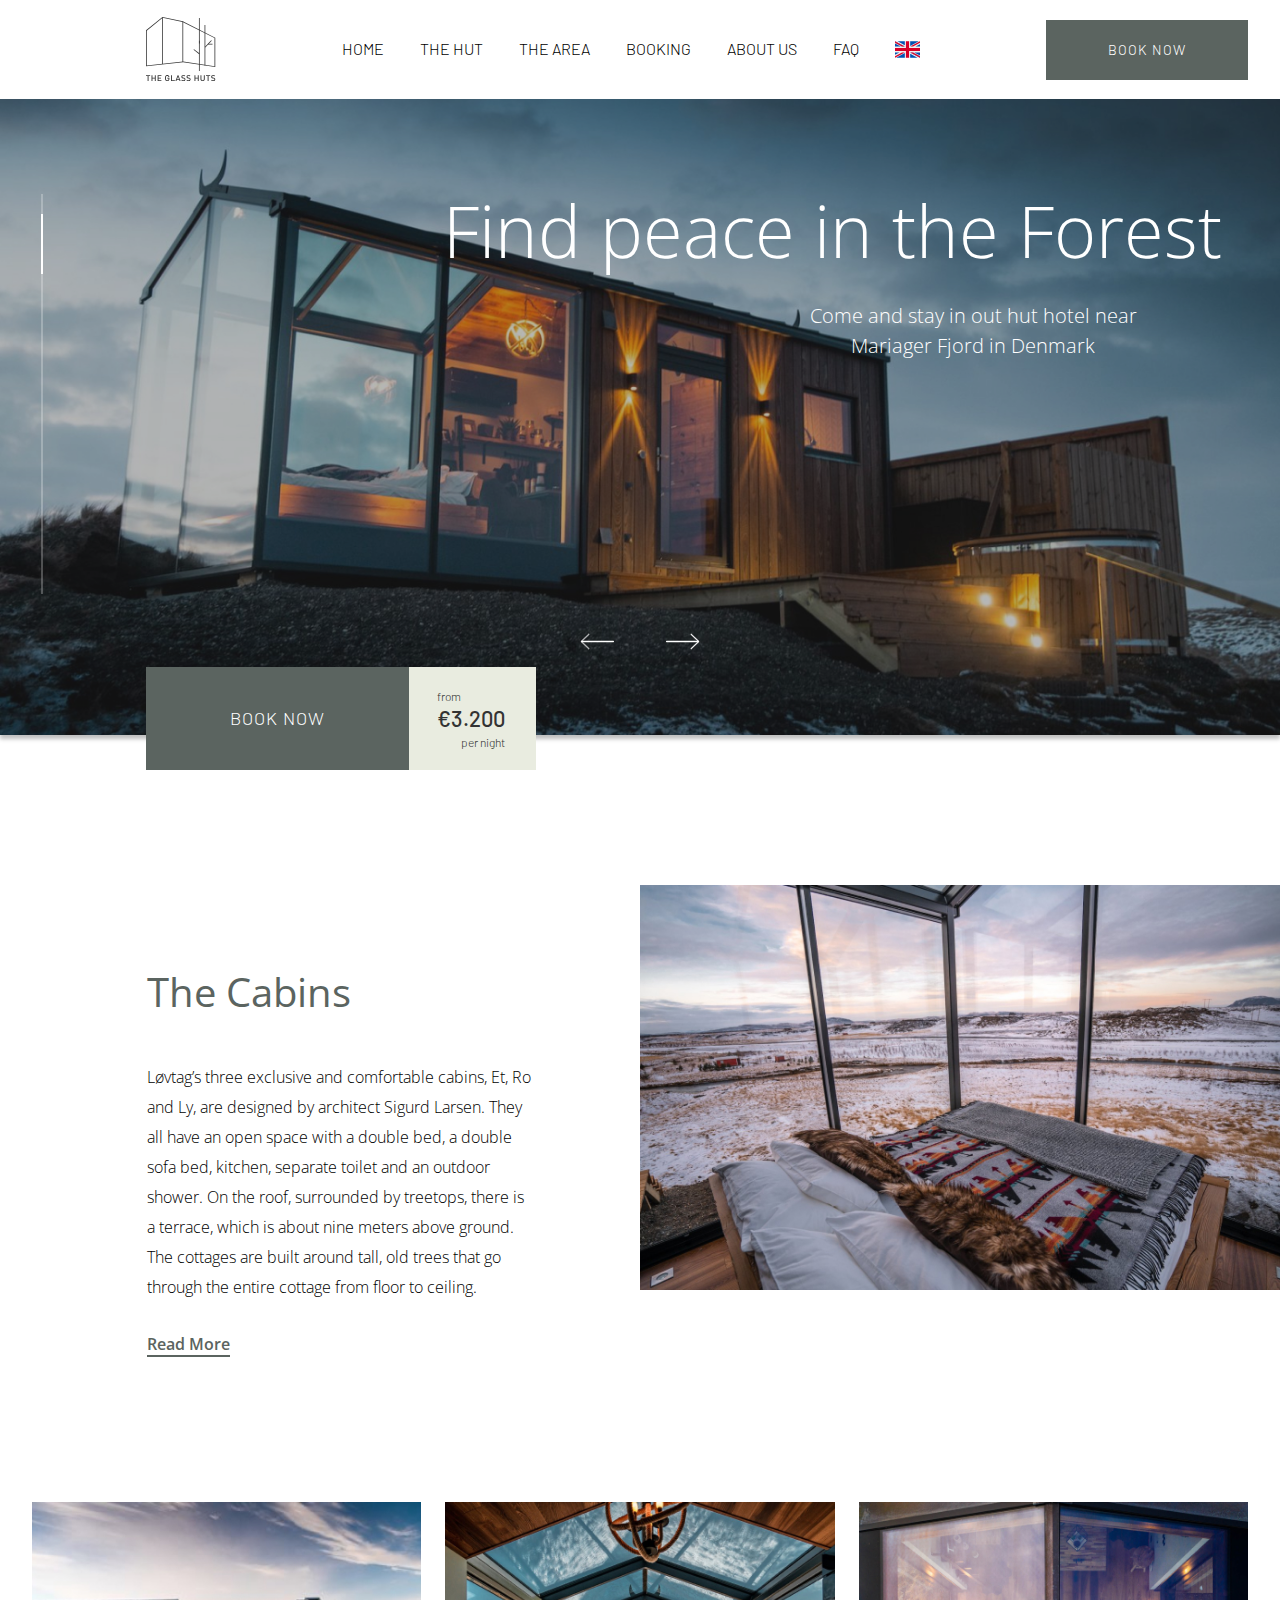
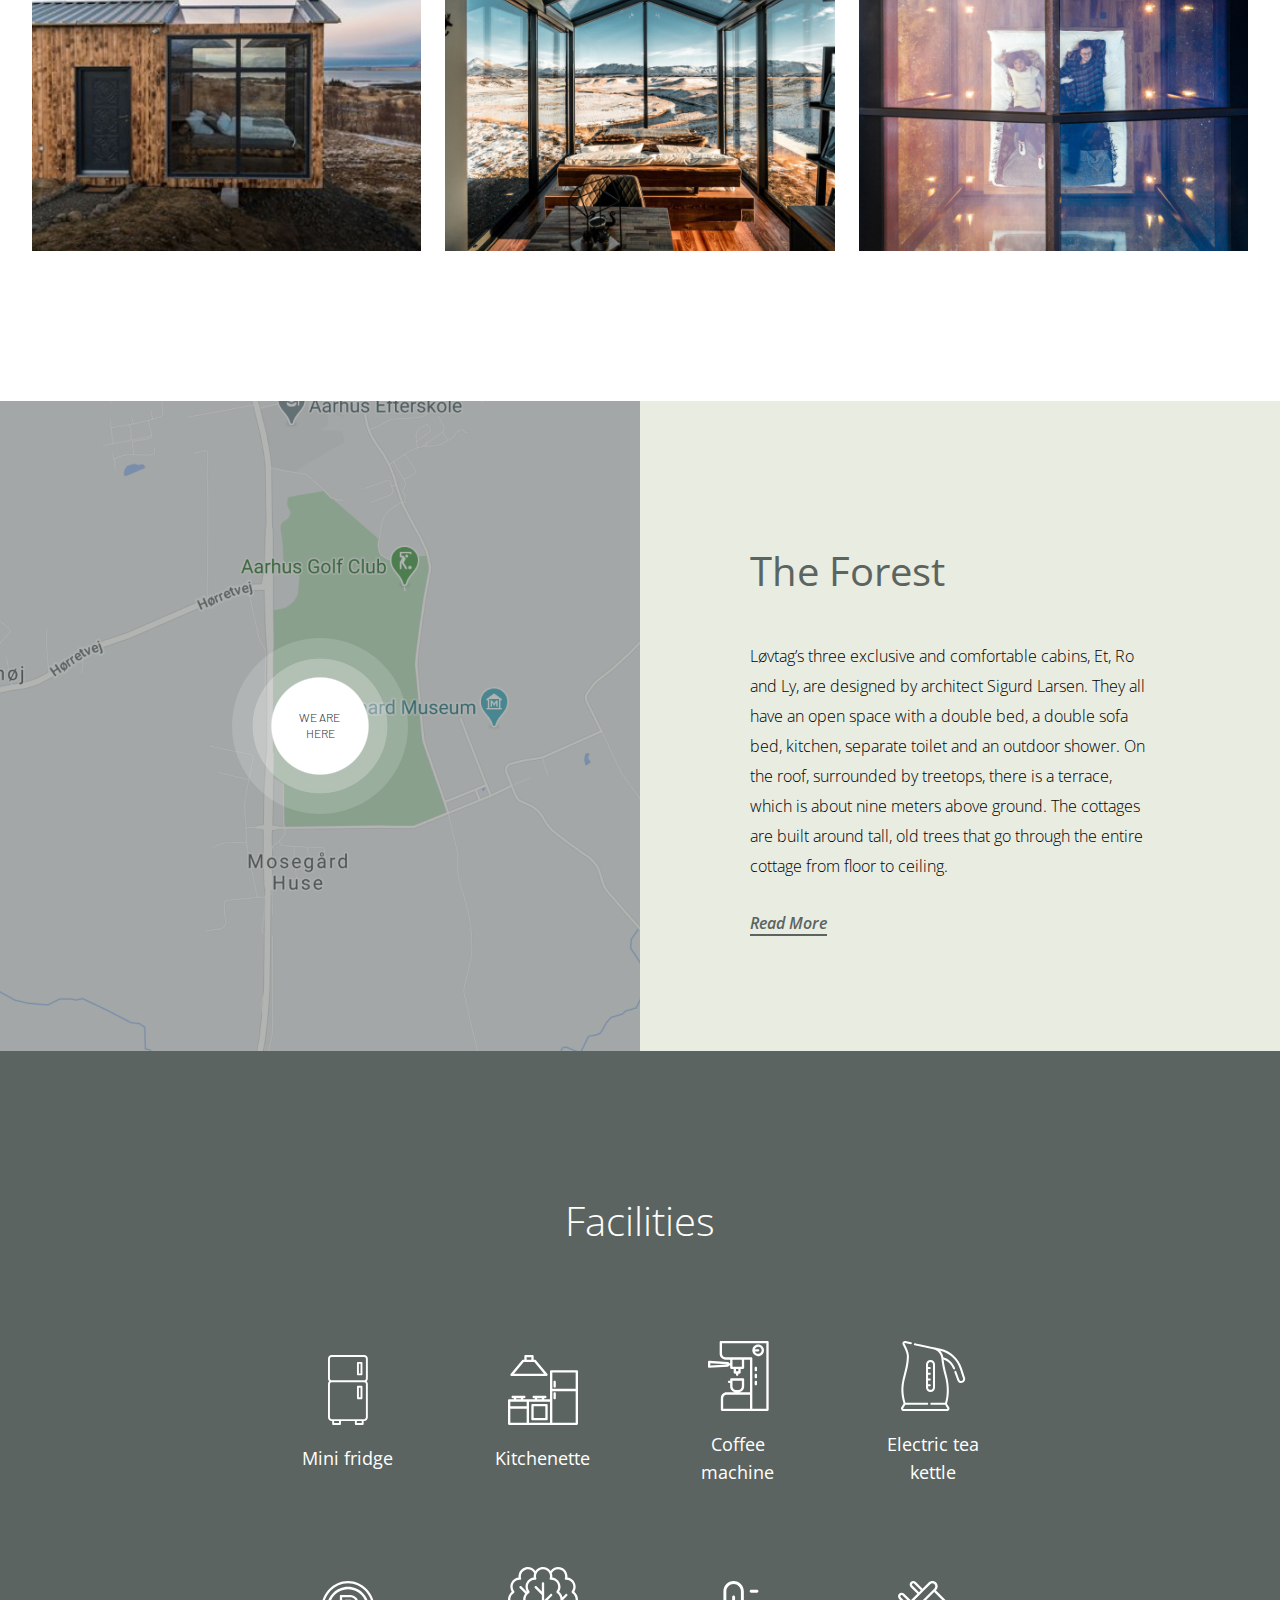
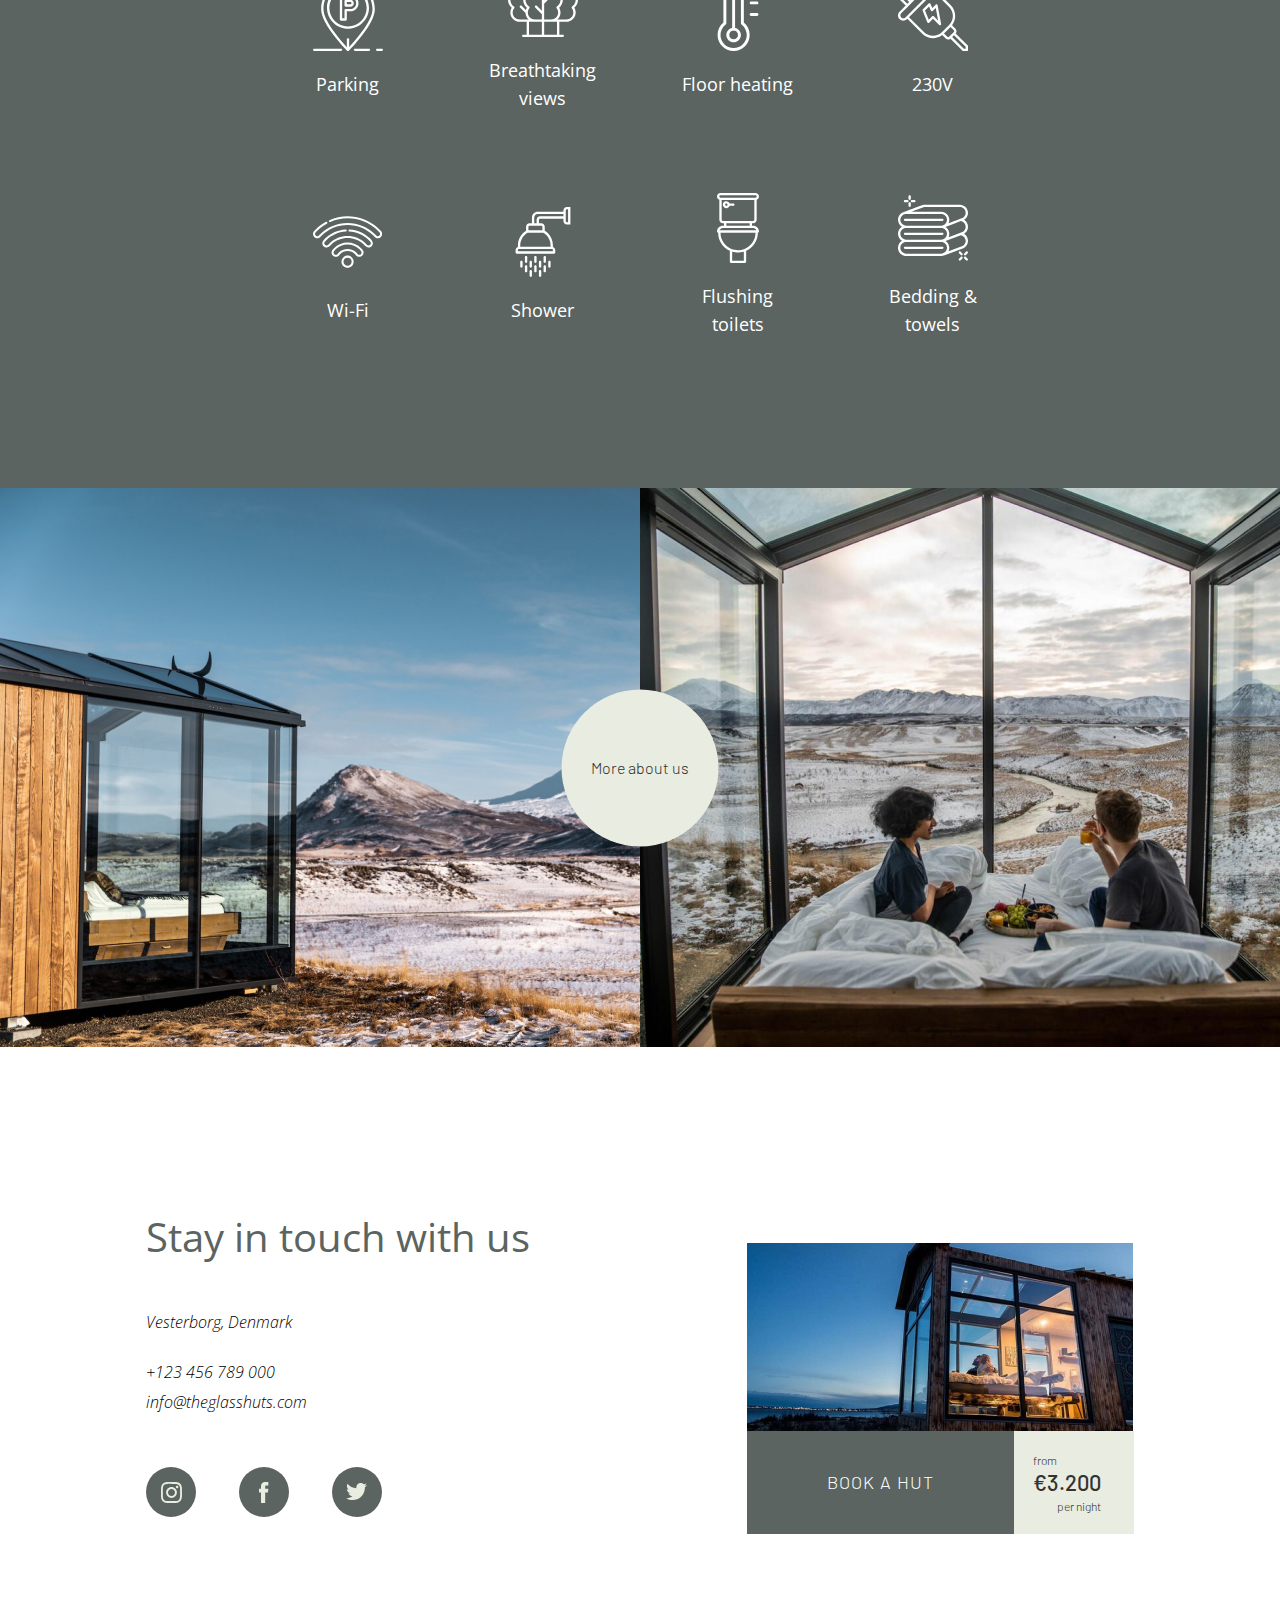
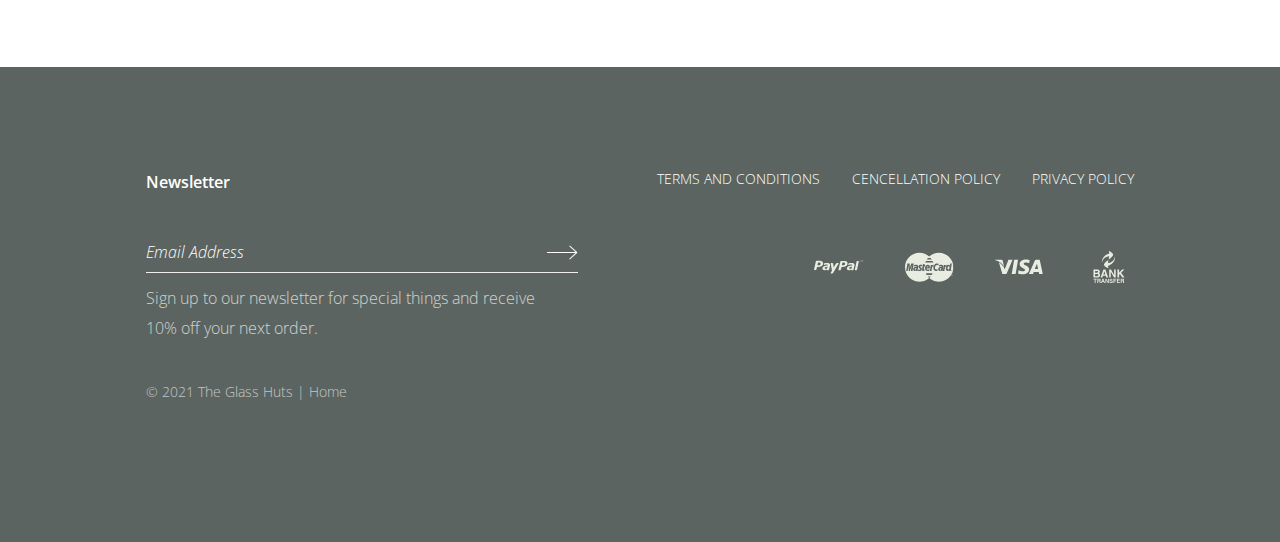
<file: index.html>
<!DOCTYPE html>
<html lang="en">

<head>
  <meta charset="UTF-8">
  <meta http-equiv="X-UA-Compatible" content="IE=edge">
  <meta name="viewport" content="width=device-width, initial-scale=1.0">

  <link rel="preconnect" href="https://fonts.googleapis.com">
  <link rel="preconnect" href="https://fonts.gstatic.com" crossorigin>
  <link
    href="https://fonts.googleapis.com/css2?family=Barlow:wght@300;500&family=Open+Sans:wght@300;400;600&display=swap"
    rel="stylesheet">

  <link rel="stylesheet" href="./css/global.css">
  <link rel="stylesheet" href="./css/style.css">

  <script defer src="./js/app.js"></script>
  <script defer src="./js/slider.js"></script>
  <title>The Glass Huts</title>
</head>

<body>

  <!-- HEADER -->
  <header class="header">

    <a href="index.html"><img class="logo" src="./img/logo.svg" alt="Glass hut logo"></a>

    <nav class="main-nav">
      <ul class="main-nav__list">
        <li><a href="index.html" class="main-nav__link">Home</a></li>
        <li><a href="hut.html" class="main-nav__link">the hut</a></li>
        <li><a href="area.html" class="main-nav__link">The area</a></li>
        <li><a href="booking.html" class="main-nav__link">booking</a></li>
        <li><a href="about.html" class="main-nav__link">about us</a></li>
        <li><a href="faq.html" class="main-nav__link">faq</a></li>
        <li>

          <div class="language">
            <div class="selected-language">
              <img src="./img/flags/united-kingdom.svg" alt="English language">
            </div>
            <ul class="language-list">
              <li>
                <a href=""><img src="./img/flags/denmark.svg" alt="Danish language">
                </a>
              </li>
              <li>
                <a href=""><img src="./img/flags/germany.svg" alt="German language"></a>
              </li>
              <li>
                <a href=""><img src="./img/flags/united-kingdom.svg" alt="English language"></a>
              </li>
            </ul>
          </div>
        </li>
      </ul>
    </nav>

    <a href="booking.html" class="btn">Book now</a>

  </header><!-- ./header -->

  <main>
    <section class="section-hero">
      <div class="slider">

        <div class="slider__item slider__item--hero">
          <img src="./img/hero-img-1.jpg" alt="Photo of glass hut">
          <div class="section-hero__content">
            <h1 class="heading-primary">Find peace in the Forest</h1>
            <div>
              <p class="section-hero__description">Come and stay in out hut hotel near Mariager Fjord in Denmark
              </p>
            </div>
          </div>
        </div>

        <div class="slider__item slider__item--hero">
          <img src="./img/hero-img-2.jpg" alt="Photo of glass hut">
          <div class="section-hero__content">
            <h1 class="heading-primary">Find peace in the Mountains</h1>
            <div>
              <p class="section-hero__description">Come and stay in out hut hotel near Mariager Fjord in Denmark
              </p>
            </div>
          </div>
        </div>

        <div class="slider__item slider__item--hero">
          <img src="./img/hero-img-1.jpg" alt="Photo of glass hut">
          <div class="section-hero__content">
            <h1 class="heading-primary">Find peace in the Forest</h1>
            <div>
              <p class="section-hero__description">Come and stay in out hut hotel near Mariager Fjord in Denmark
              </p>
            </div>
          </div>
        </div>

        <div class="slider__item slider__item--hero">
          <img src="./img/hero-img-2.jpg" alt="Photo of glass hut">
          <div class="section-hero__content">
            <h1 class="heading-primary">Find peace in the Mountains</h1>
            <div>
              <p class="section-hero__description">Come and stay in out hut hotel near Mariager Fjord in Denmark
              </p>
            </div>
          </div>
        </div>

        <div class="slider__item slider__item--hero">
          <img src="./img/hero-img-1.jpg" alt="Photo of glass hut">
          <div class="section-hero__content">
            <h1 class="heading-primary">Find peace in the Forest</h1>
            <div>
              <p class="section-hero__description">Come and stay in out hut hotel near Mariager Fjord in Denmark
              </p>
            </div>
          </div>
        </div>

        <div class="slider__item slider__item--hero">
          <img src="./img/hero-img-2.jpg" alt="Photo of glass hut">
          <div class="section-hero__content">
            <h1 class="heading-primary">Find peace in the Mountains</h1>
            <div>
              <p class="section-hero__description">Come and stay in out hut hotel near Mariager Fjord in Denmark
              </p>
            </div>
          </div>
        </div>

        <!-- Slider controls -->
        <div class="slider__controls">
          <a class="previous">
            <img src="./img/slider/arrow-left.svg" alt="Arrow left"></a>
          <a class="next">
            <img src="./img/slider/arrow-right.svg" alt="Arrow right"></a>
        </div>
      </div>

      <!-- Slider progress -->
      <div class="slider-progress">
        <div class="slider-progress__item"></div>
        <div class="slider-progress__item"></div>
        <div class="slider-progress__item"></div>
        <div class="slider-progress__item"></div>
        <div class="slider-progress__item"></div>
        <div class="slider-progress__item"></div>
      </div>

      <!-- CTA -->
      <div class="cta">
        <a href="booking.html" class="btn btn--cta">Book now</a>
        <div class="cta__price">
          <span>from</span>
          <span>€3.200</span>
          <span>per night</span>
        </div>
      </div>
    </section>

    <section class="cabins">
      <div class="flex">
        <div class="generic-content generic-content--cabins">
          <h2 class="generic-content__title">The Cabins</h2>
          <p class="generic-content__text">Løvtag’s three exclusive and comfortable cabins, Et, Ro and Ly, are designed
            by
            architect Sigurd Larsen. They all have an open space with a double bed, a double sofa bed, kitchen, separate
            toilet and an outdoor shower. On the roof, surrounded by treetops, there is a terrace, which is about nine
            meters above ground. The cottages are built around tall, old trees that go through the entire cottage from
            floor to ceiling.</p>
          <a href="hut.html" class="generic-content__link">Read More</a>
        </div>
        <div class="section-img section-img--cabins">
          <img src="./img/cabins/cabins-content-1.jpg" alt="Photo of inside a hut">
        </div>
      </div>
      <div class="cabins__gallery">
        <div class="cabins__gallery-item">
          <img src="./img/cabins/cabins-gallery-1.jpg" alt="Photo of a hut">
        </div>

        <div class="cabins__gallery-item">
          <img src="./img/cabins/cabins-gallery-2.jpg" alt="Photo of inside a hut">
        </div>

        <div class="cabins__gallery-item">
          <img src="./img/cabins/cabins-gallery-3.jpg" alt="Photo of people inside a hut">
        </div>
      </div>
    </section>

    <section class="section-forest">
      <div class="section-img section-img--forest location-mark">
        <img src="./img/forest/forest-map-1.jpg" alt="Map with mark of forest location">
      </div>
      <div class="generic-content generic-content--forest">
        <h2 class="generic-content__title">The Forest</h2>
        <p class="generic-content__text">Løvtag’s three exclusive and comfortable cabins, Et, Ro and Ly, are designed by
          architect Sigurd Larsen. They all have an open space with a double bed, a double sofa bed, kitchen, separate
          toilet and an outdoor shower. On the roof, surrounded by treetops, there is a terrace, which is about nine
          meters above ground. The cottages are built around tall, old trees that go through the entire cottage from
          floor to ceiling.</p>
        <a href="area.html" class="generic-content__link">Read More</a>
      </div>
    </section>

    <section class="section-facilities">
      <h2 class="generic-content__title generic-content__title--facilities">Facilities</h2>

      <ul class="facilities__list">
        <li class="facilities__list-item">
          <img src="./img/facilities/fridge.svg" alt="Fridge icon">
          <span>Mini fridge</span>
        </li>
        <li class="facilities__list-item">
          <img src="./img/facilities/kitchen.svg" alt="Kitchen icon">
          <span>Kitchenette</span>
        </li>
        <li class="facilities__list-item">
          <img src="./img/facilities/coffee.svg" alt="Coffee machine icon">
          <span>Coffee machine</span>
        </li>
        <li class="facilities__list-item">
          <img src="./img/facilities/electric-kettle.svg" alt="Electric kettle icon">
          <span>Electric tea kettle</span>
        </li>
        <li class="facilities__list-item">
          <img src="./img/facilities/park.svg" alt="Parking sign icon">
          <span>Parking</span>
        </li>
        <li class="facilities__list-item">
          <img src="./img/facilities/trees.svg" alt="Forest icon">
          <span>Breathtaking <br>views</span>
        </li>
        <li class="facilities__list-item">
          <img src="./img/facilities/temperature.svg" alt="Thermometer icon">
          <span>Floor heating</span>
        </li>
        <li class="facilities__list-item">
          <img src="./img/facilities/plug.svg" alt="Plug icon">
          <span>230V</span>
        </li>
        <li class="facilities__list-item">
          <img src="./img/facilities/wifi.svg" alt="Wi-Fi icon">
          <span>Wi-Fi</span>
        </li>
        <li class="facilities__list-item">
          <img src="./img/facilities/shower.svg" alt="Shower icon">
          <span>Shower</span>
        </li>
        <li class="facilities__list-item">
          <img src="./img/facilities/toilet.svg" alt="Toilet icon">
          <span>Flushing toilets</span>
        </li>
        <li class="facilities__list-item">
          <img src="./img/facilities/towels.svg" alt="Towels icon">
          <span>Bedding & <br>towels</span>
        </li>
      </ul>
    </section>

    <div class="about-us-feature flex">
      <div class="section-img">
        <img class="feature-img" src="./img/about-us-feature-1.jpg" alt="Photo of a hut and mountains on hotizon">
      </div>
      <div class="section-img">
        <img class="feature-img" src="./img/about-us-feature-2.jpg" alt="Photo of people relaxing in a hut">
      </div>

      <a href="about.html" class="btn--rounded"><span>More about us</span></a>
    </div>

    <section class="section-contacts">
      <div class="generic-content">
        <h2 class="generic-content__title">Stay in touch with us</h2>
        <address class="generic-content__text">
          <span>Vesterborg, Denmark</span>
          <a href="tel:+123456789000">+123 456 789 000</a>
          <a href="mailto:info@theglasshuts.com">info@theglasshuts.com</a>
          <ul class="social-links">

            <li>
              <a class="social-link" href="https://instagram.com" target="_blank"><img
                  src="./img/contacts/instagram-icon.svg" alt="Instagram icon"></a>
            </li>


            <li>
              <a class="social-link" href="https://facebook.com" target="_blank"><img
                  src="./img/contacts/facebook-icon.svg" alt="Facebook icon"></a>
            </li>


            <li>
              <a class="social-link" href="https://twitter.com" target="_blank"><img
                  src="./img/contacts/twitter-icon.svg" alt="Twitter icon">
              </a>
            </li>
          </ul>
        </address>
      </div>
      <div class="cta-block">
        <div class="cta-block__img">
          <img src="./img/contacts/contacts-img-1.jpg" alt="Photo of a hut in the evening">
        </div>
        <div class="cta cta--contacts">
          <a href="booking.html" class="btn btn--cta">Book a hut</a>
          <div class="cta__price">
            <span>from</span>
            <span>€3.200</span>
            <span>per night</span>
          </div>
        </div>
      </div>
    </section>
  </main>

  <footer class="footer">
    <div class="newsletter">
      <h3 class="newsletter__title">Newsletter</h3>
      <form class="footer-form">
        <div class="form-group">
          <input class="form-input" type="email" name="email" placeholder="Email Address">
          <button class="form-btn" type="submit"><img src="./img/slider/arrow-right.svg"
              alt="Arrow right icon"></button>
        </div>
      </form>
      <p class="generic-content__text">Sign up to our newsletter for special things and receive 10% off your next order.
      </p>
      <p class="generic-content__text copyright">&copy; 2021 The Glass Huts | Home</p>
    </div>
    <div class="footer-links">
      <ul class="policy-links">
        <li><a class="policy-link" href="#">TERMS AND CONDITIONS</a></li>
        <li><a class="policy-link" href="#">CENCELLATION POLICY</a></li>
        <li><a class="policy-link" href="#">PRIVACY POLICY</a></li>
      </ul>
      <ul class="payment-links">
        <li><a href="https://paypal.com" target="_blank"><img src="./img/footer/paypal-logo.svg" alt="Paypal logo"></a>
        </li>
        <li><a href="https://mastercard.com" target="_blank"><img src="./img/footer/mastercard-logo.svg"
              alt="Mastercard logo"></a></li>
        <li><a href="https://visa.com" target="_blank"><img src="./img/footer/visa-logo.svg" alt="Visa card logo"></a>
        </li>
        <li><a
            href="https://www.google.com/search?q=bank+transfer&sxsrf=AOaemvKVioMUXL3Hq52mlbik66ZH3pfMEw%3A1636132542010&ei=vmaFYZEC4qOuBJS-uFA&oq=bank+transfer&gs_lcp=[base64]&sclient=gws-wiz&ved=0ahUKEwiR2eLX3IH0AhXikYsKHRQfDgoQ4dUDCA4&uact=5"
            target="_blank"><img src="./img/footer/banktransfer-logo.svg" alt="Bank transfer logo"></a></li>
      </ul>
    </div>
  </footer>

</body>

</html>
</file>
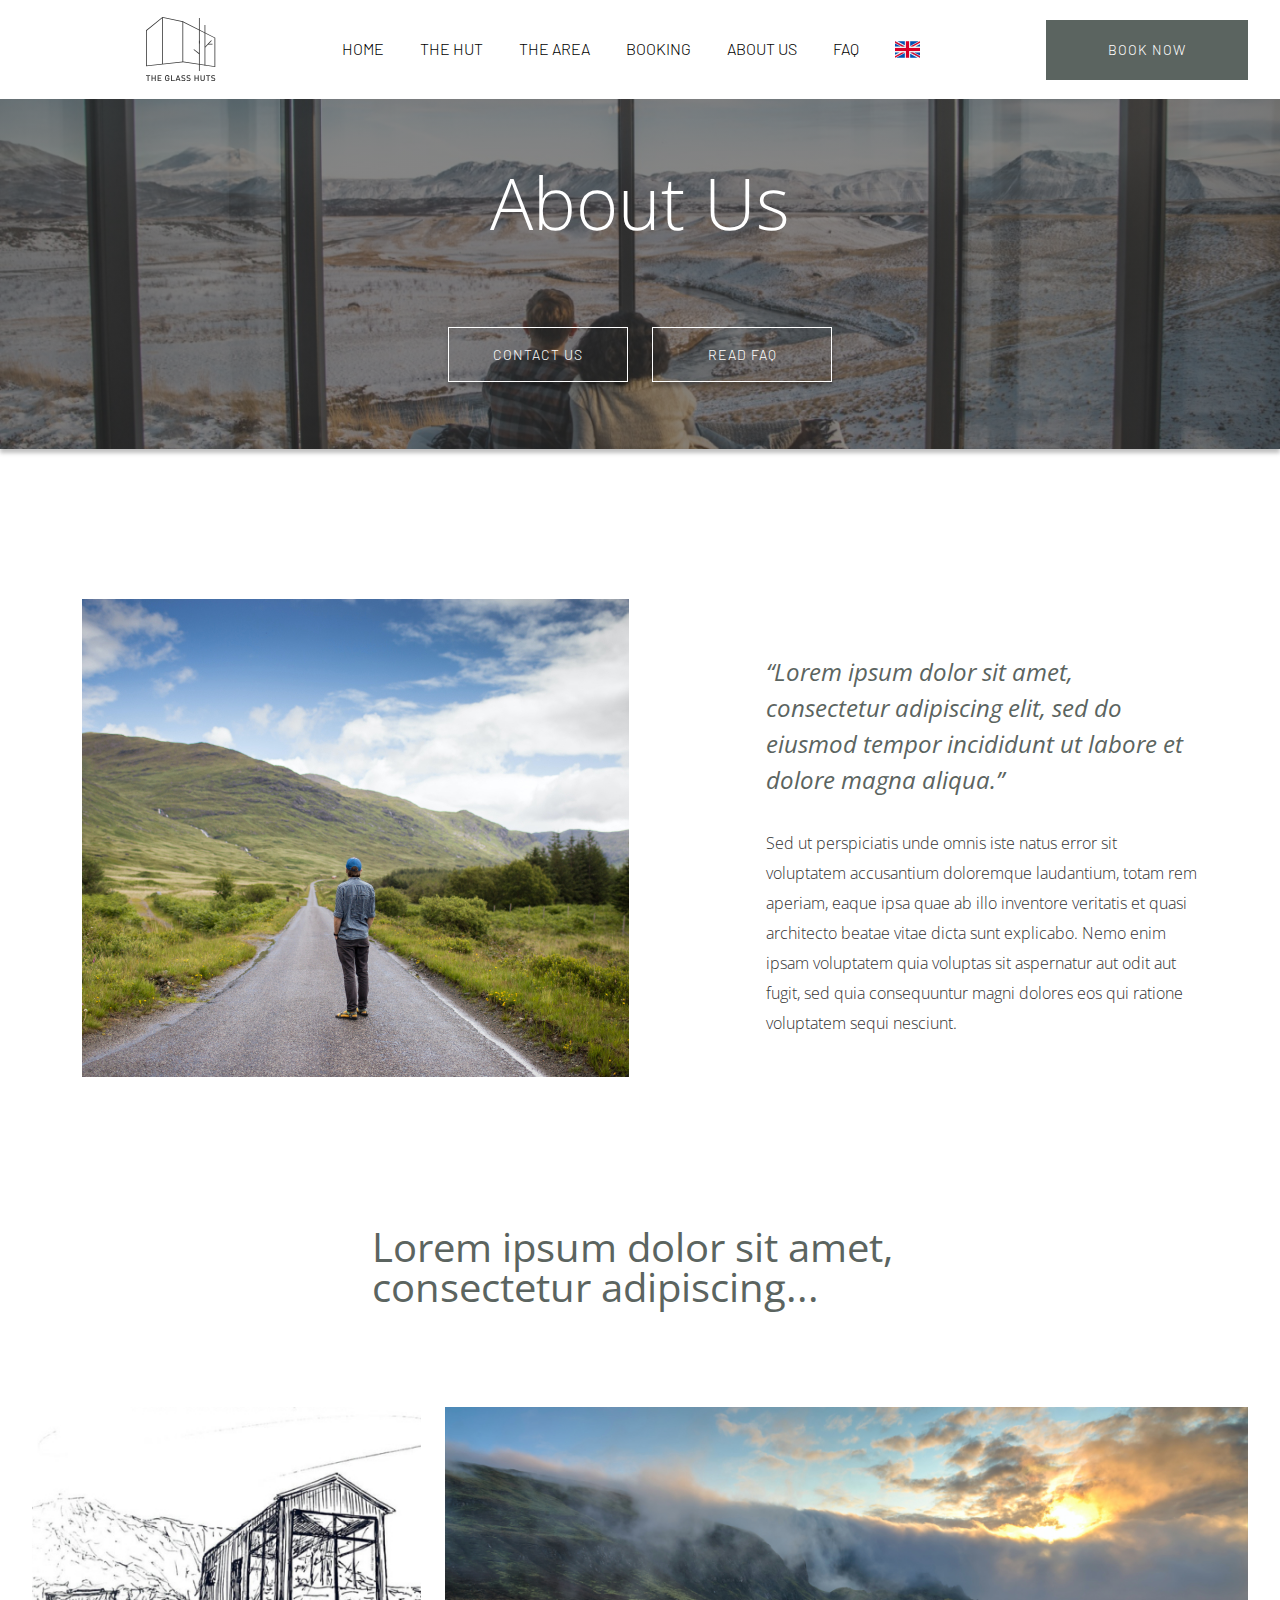
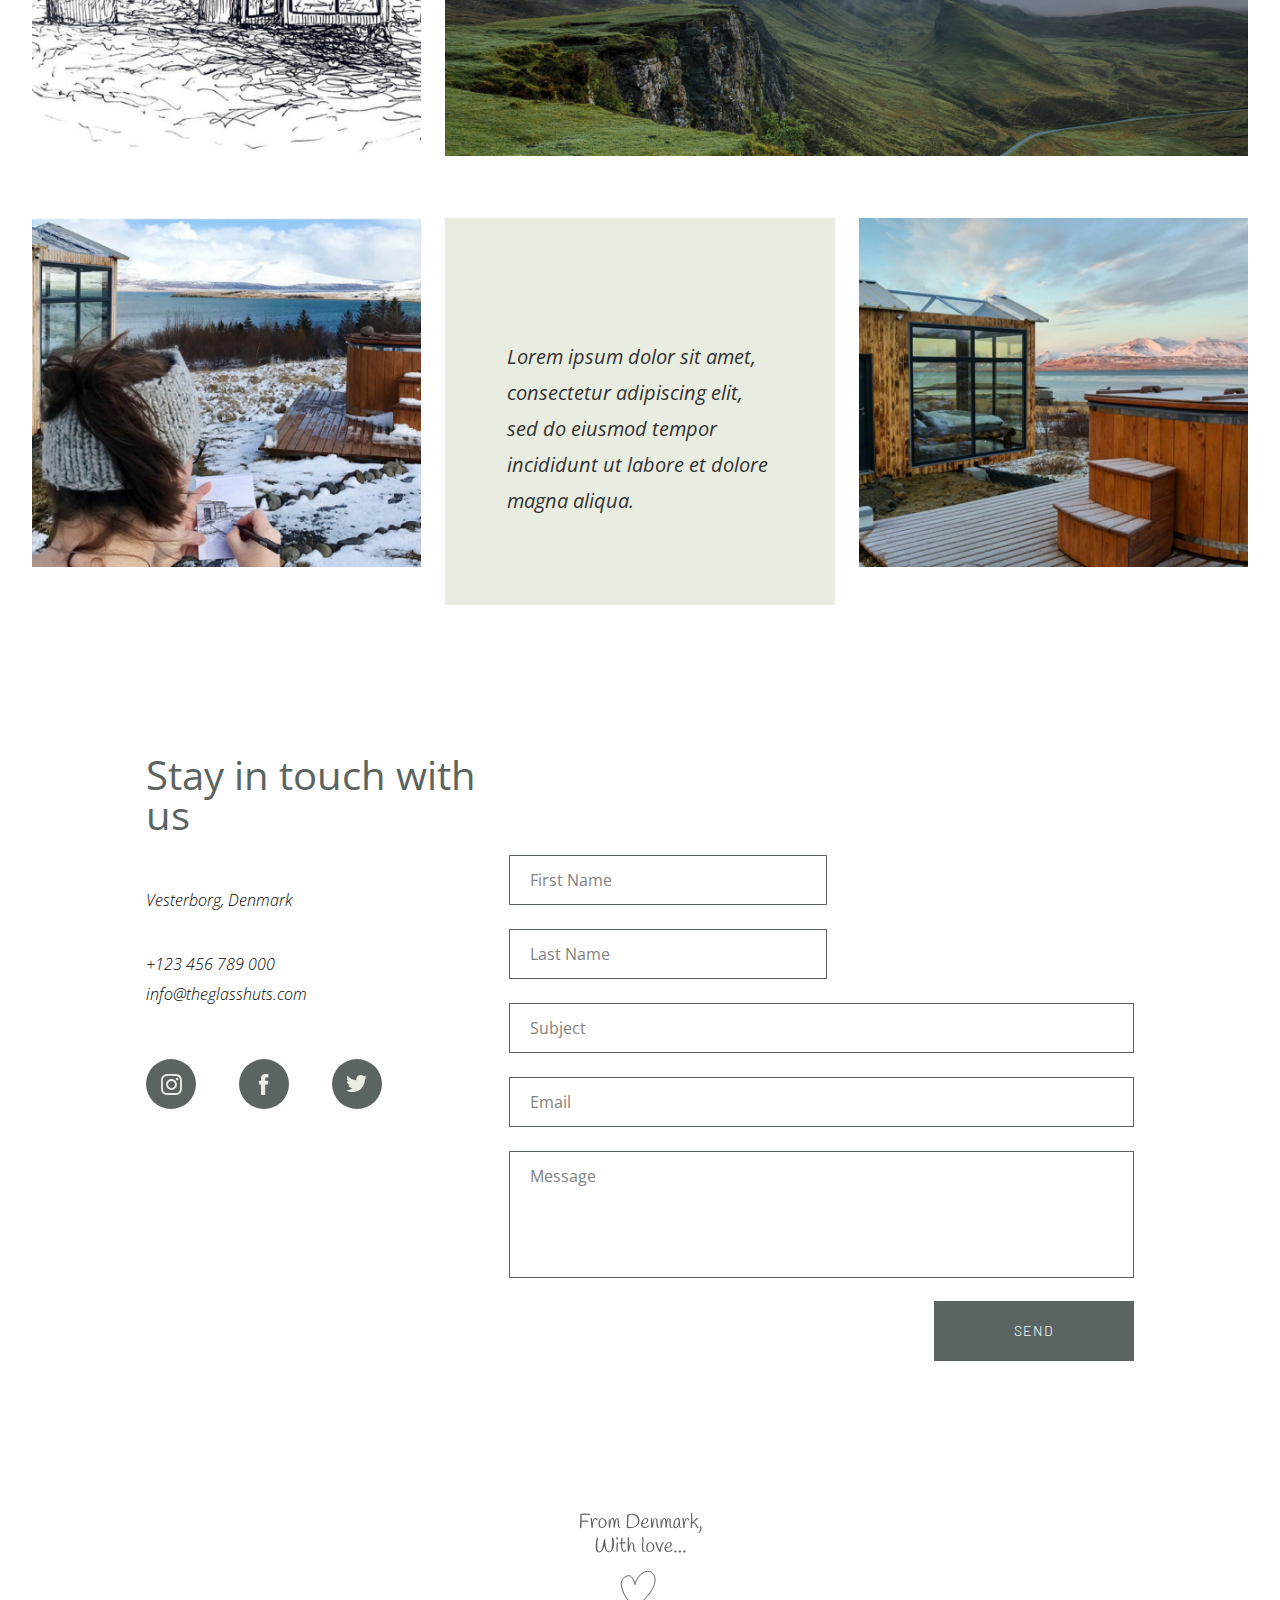
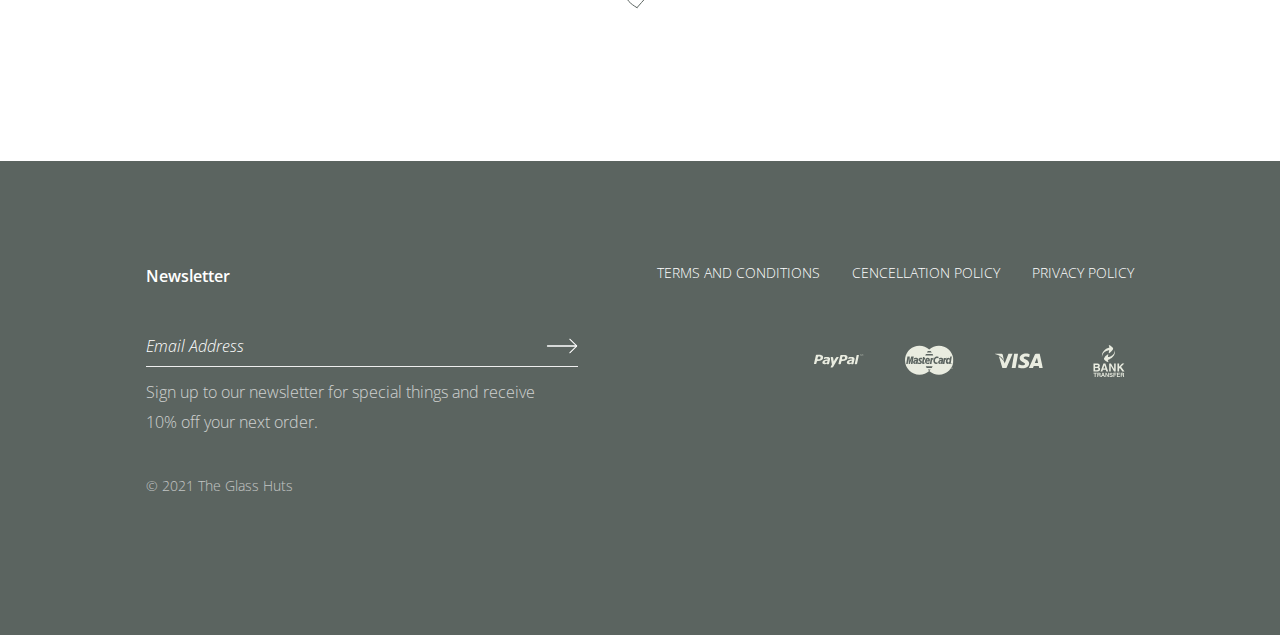
<file: about.html>
<!DOCTYPE html>
<html lang="en">

<head>
  <meta charset="UTF-8">
  <meta http-equiv="X-UA-Compatible" content="IE=edge">
  <meta name="viewport" content="width=device-width, initial-scale=1.0">

  <link rel="preconnect" href="https://fonts.googleapis.com">
  <link rel="preconnect" href="https://fonts.gstatic.com" crossorigin>
  <link
    href="https://fonts.googleapis.com/css2?family=Barlow:wght@300;500&family=Open+Sans:wght@300;400;600&display=swap"
    rel="stylesheet">

  <link rel="stylesheet" href="./css/global.css">
  <link rel="stylesheet" href="./css/style.css">

  <script defer src="./js/app.js"></script>
  <title>The Glass Huts | About Us</title>
</head>

<body>

  <!-- HEADER -->
  <header class="header">

    <a href="index.html"><img class="logo" src="./img/logo.svg" alt="Glass hut logo"></a>

    <nav class="main-nav">
      <ul class="main-nav__list">
        <li><a href="index.html" class="main-nav__link">Home</a></li>
        <li><a href="hut.html" class="main-nav__link">the hut</a></li>
        <li><a href="area.html" class="main-nav__link">The area</a></li>
        <li><a href="booking.html" class="main-nav__link">booking</a></li>
        <li><a href="about.html" class="main-nav__link">about us</a></li>
        <li><a href="faq.html" class="main-nav__link">faq</a></li>
        <li>

          <div class="language">
            <div class="selected-language">
              <img src="./img/flags/united-kingdom.svg" alt="English language">
            </div>
            <ul class="language-list">
              <li>
                <a href=""><img src="./img/flags/denmark.svg" alt="Danish language">
                </a>
              </li>
              <li>
                <a href=""><img src="./img/flags/germany.svg" alt="German language"></a>
              </li>
              <li>
                <a href=""><img src="./img/flags/united-kingdom.svg" alt="English language"></a>
              </li>
            </ul>
          </div>
        </li>
      </ul>
    </nav>

    <a href="booking.html" class="btn">Book now</a>

  </header><!-- ./header -->

  <main>

    <section class="section-hero section-hero--secondary about">
      <h1 class="heading-primary">About Us</h1>

      <div class="hero-btns">
        <a href="#feedback" class="btn btn-link">contact us</a>
        <a href="faq.html" class="btn btn-link">read FAQ</a>
      </div>
    </section>

    <section class="section-about">
      <div class="about-img">
        <img src="./img/about/about-pic-1.jpg" alt="Photo of a man standing on a road">
      </div>

      <div class="hut-info">
        <h3 class="generic-content__subtitle">“Lorem ipsum dolor sit amet, consectetur adipiscing elit, sed do eiusmod
          tempor incididunt ut labore et dolore magna aliqua.”</h3>
        <p class="generic-content__text">Sed ut perspiciatis unde omnis iste natus error sit voluptatem accusantium
          doloremque laudantium, totam rem aperiam, eaque ipsa quae ab illo inventore veritatis et quasi architecto
          beatae vitae dicta sunt explicabo. Nemo enim ipsam voluptatem quia voluptas sit aspernatur aut odit aut fugit,
          sed quia consequuntur magni dolores eos qui ratione voluptatem sequi nesciunt. </p>
      </div>
    </section>

    <section class="about-gallery">
      <h2 class="generic-content__title">Lorem ipsum dolor sit amet, consectetur adipiscing...</h2>
      <div class="about-gallery-container">
        <div class="about-gallery-item">
          <img src="./img/about/about-gallery-1.jpg" alt="Drawing of a hut">
        </div>
        <div class="about-gallery-item">
          <img src="./img/about/about-gallery-2.jpg" alt="Photo of a mountains">
        </div>
        <div class="about-gallery-item">
          <img src="./img/about/about-gallery-3.jpg" alt="Photo of person drawing a hut">
        </div>
        <div class="about-gallery-item about-gallery-item--text">
          <p>Lorem ipsum dolor sit amet, consectetur adipiscing elit, sed do eiusmod tempor incididunt ut labore et
            dolore magna aliqua.</p>
        </div>
        <div class="about-gallery-item">
          <img src="./img/about/about-gallery-4.jpg" alt="Photo of a hot tub">
        </div>
      </div>
    </section>

    <section class="feedback" id="feedback">

      <div class="feedback-contacts">
        <h2 class="generic-content__title">
          Stay in touch with us
        </h2>

        <address class="address">
          <p class="generic-content__text"> Vesterborg, Denmark</p>
          <a href="tel:+123456789000 " class="generic-content__text">+123 456 789 000</a>
          <a href="mailto:info@theglasshuts.com" class="generic-content__text">info@theglasshuts.com</a>
        </address>
        <ul class="social-links">

          <li>
            <a class="social-link" href="https://instagram.com" target="_blank"><img
                src="./img/contacts/instagram-icon.svg" alt="Instagram icon"></a>
          </li>


          <li>
            <a class="social-link" href="https://facebook.com" target="_blank"><img
                src="./img/contacts/facebook-icon.svg" alt="Facebook icon"></a>
          </li>


          <li>
            <a class="social-link" href="https://twitter.com" target="_blank"><img src="./img/contacts/twitter-icon.svg"
                alt="Twitter icon">
            </a>
          </li>
        </ul>
      </div>



      <form class="payment-form">

        <div class="payment-form-group">

          <div>
            <input type="text" class="input" id="first-name" name="first-name" placeholder=" " required>
            <label for="first-name" class="label">First Name</label>
          </div>

          <div>
            <input type="text" class="input" id="last-name" name="last-name" placeholder=" " required>
            <label for="last-name" class="label">Last Name</label>
          </div>

          <div class="full-width">
            <input type="text" class="input" id="subject" name="subject" placeholder=" " required>
            <label for="subject" class="label">Subject</label>
          </div>

          <div class="full-width">
            <input type="email" class="input" id="email" name="email" placeholder=" " required>
            <label for="email" class="label">Email</label>
          </div>



          <div class="full-width">
            <textarea class="input" name="text-message" id="text-message" placeholder=" "></textarea>
            <label for="text-message" class="label">Message</label>
          </div>
        </div>


        <button id="btn-submit" class="btn" type="submit">send</button>

      </form>
    </section>

    <div class="wishes">
      <img src="./img/about/wishes.svg" alt="Wishes with heart symbol">
    </div>

  </main>

  <footer class="footer">
    <div class="newsletter">
      <h3 class="newsletter__title">Newsletter</h3>
      <form class="footer-form">
        <div class="form-group">
          <input class="form-input" type="email" name="email" placeholder="Email Address">
          <button class="form-btn" type="submit"><img src="./img/slider/arrow-right.svg"
              alt="Arrow right icon"></button>
        </div>
      </form>
      <p class="generic-content__text">Sign up to our newsletter for special things and receive 10% off your next order.
      </p>
      <p class="generic-content__text copyright">&copy; 2021 The Glass Huts</p>
    </div>
    <div class="footer-links">
      <ul class="policy-links">
        <li><a class="policy-link" href="#">TERMS AND CONDITIONS</a></li>
        <li><a class="policy-link" href="#">CENCELLATION POLICY</a></li>
        <li><a class="policy-link" href="#">PRIVACY POLICY</a></li>
      </ul>
      <ul class="payment-links">
        <li><a href="https://paypal.com" target="_blank"><img src="./img/footer/paypal-logo.svg" alt="Paypal logo"></a>
        </li>
        <li><a href="https://mastercard.com" target="_blank"><img src="./img/footer/mastercard-logo.svg"
              alt="Mastercard logo"></a></li>
        <li><a href="https://visa.com" target="_blank"><img src="./img/footer/visa-logo.svg" alt="Visa card logo"></a>
        </li>
        <li><a
            href="https://www.google.com/search?q=bank+transfer&sxsrf=AOaemvKVioMUXL3Hq52mlbik66ZH3pfMEw%3A1636132542010&ei=vmaFYZEC4qOuBJS-uFA&oq=bank+transfer&gs_lcp=[base64]&sclient=gws-wiz&ved=0ahUKEwiR2eLX3IH0AhXikYsKHRQfDgoQ4dUDCA4&uact=5"
            target="_blank"><img src="./img/footer/banktransfer-logo.svg" alt="Bank transfer logo"></a></li>
      </ul>
    </div>
  </footer>
</body>

</html>
</file>
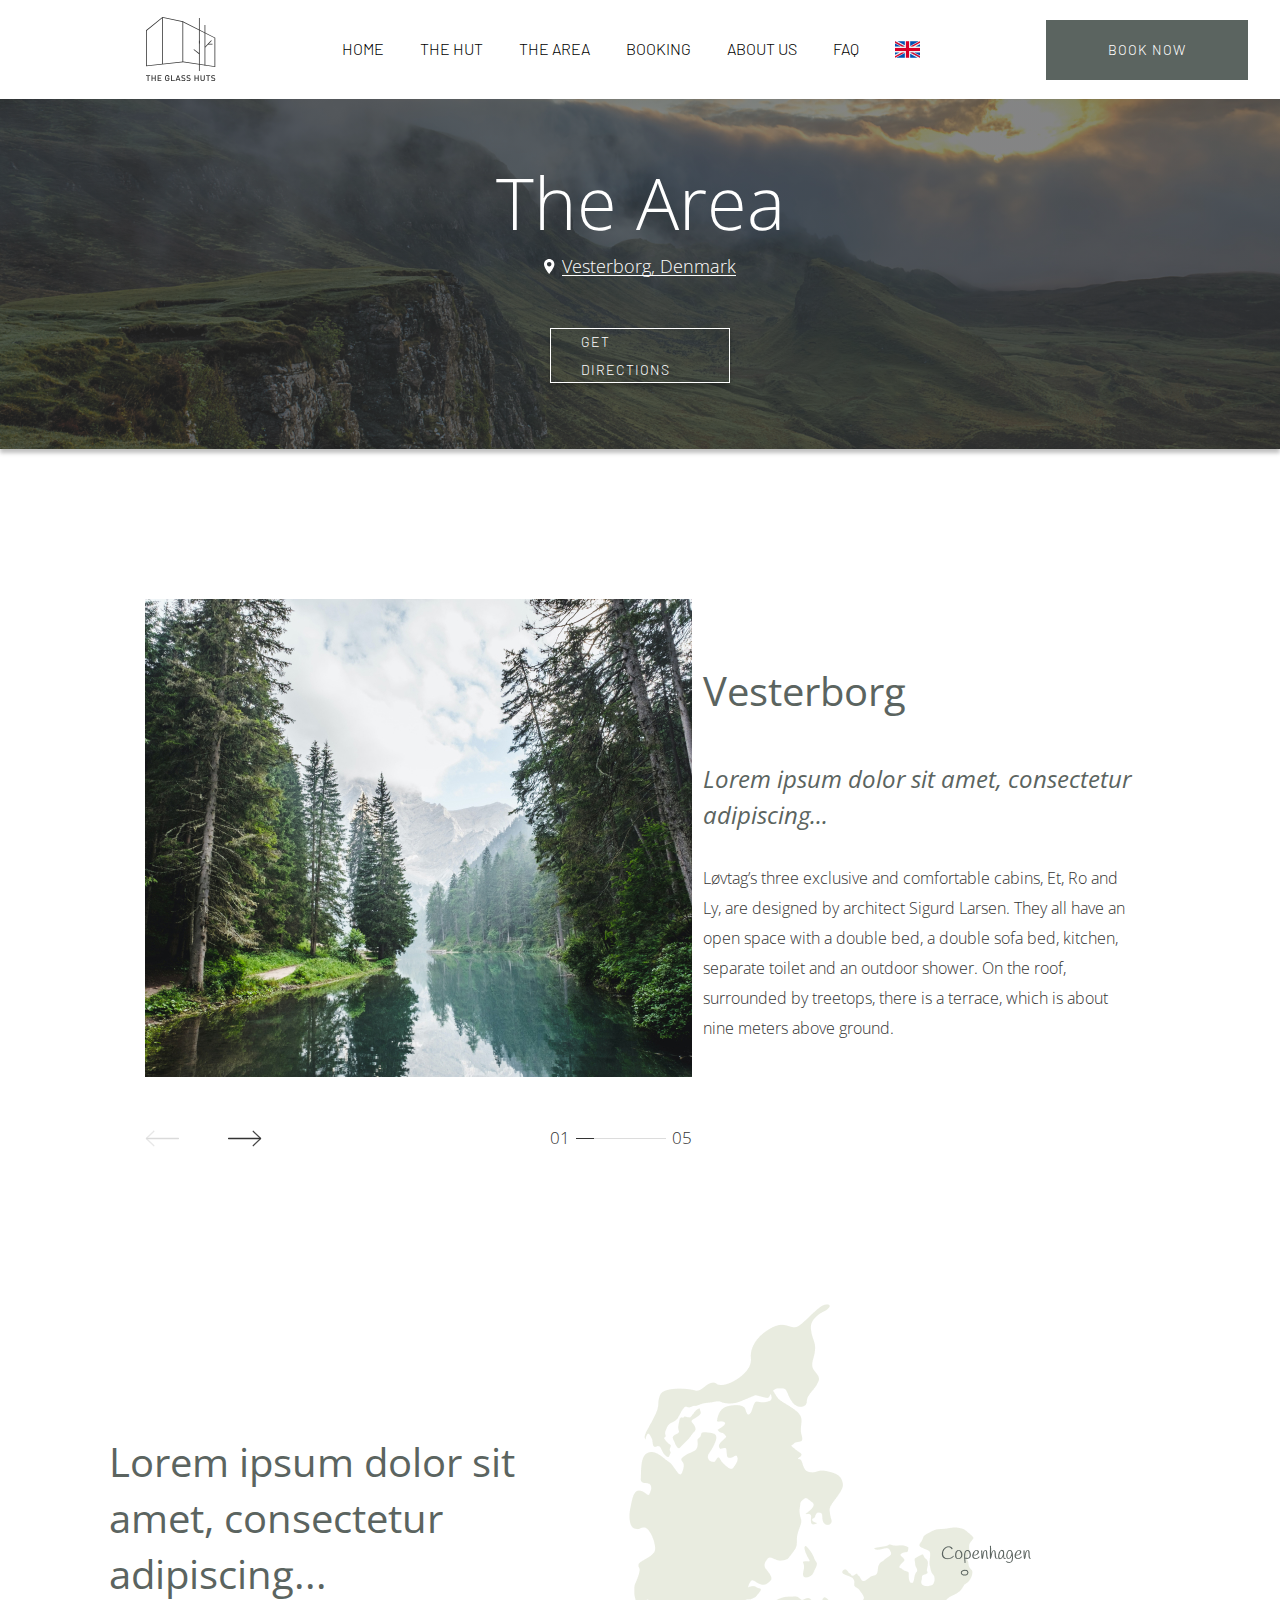
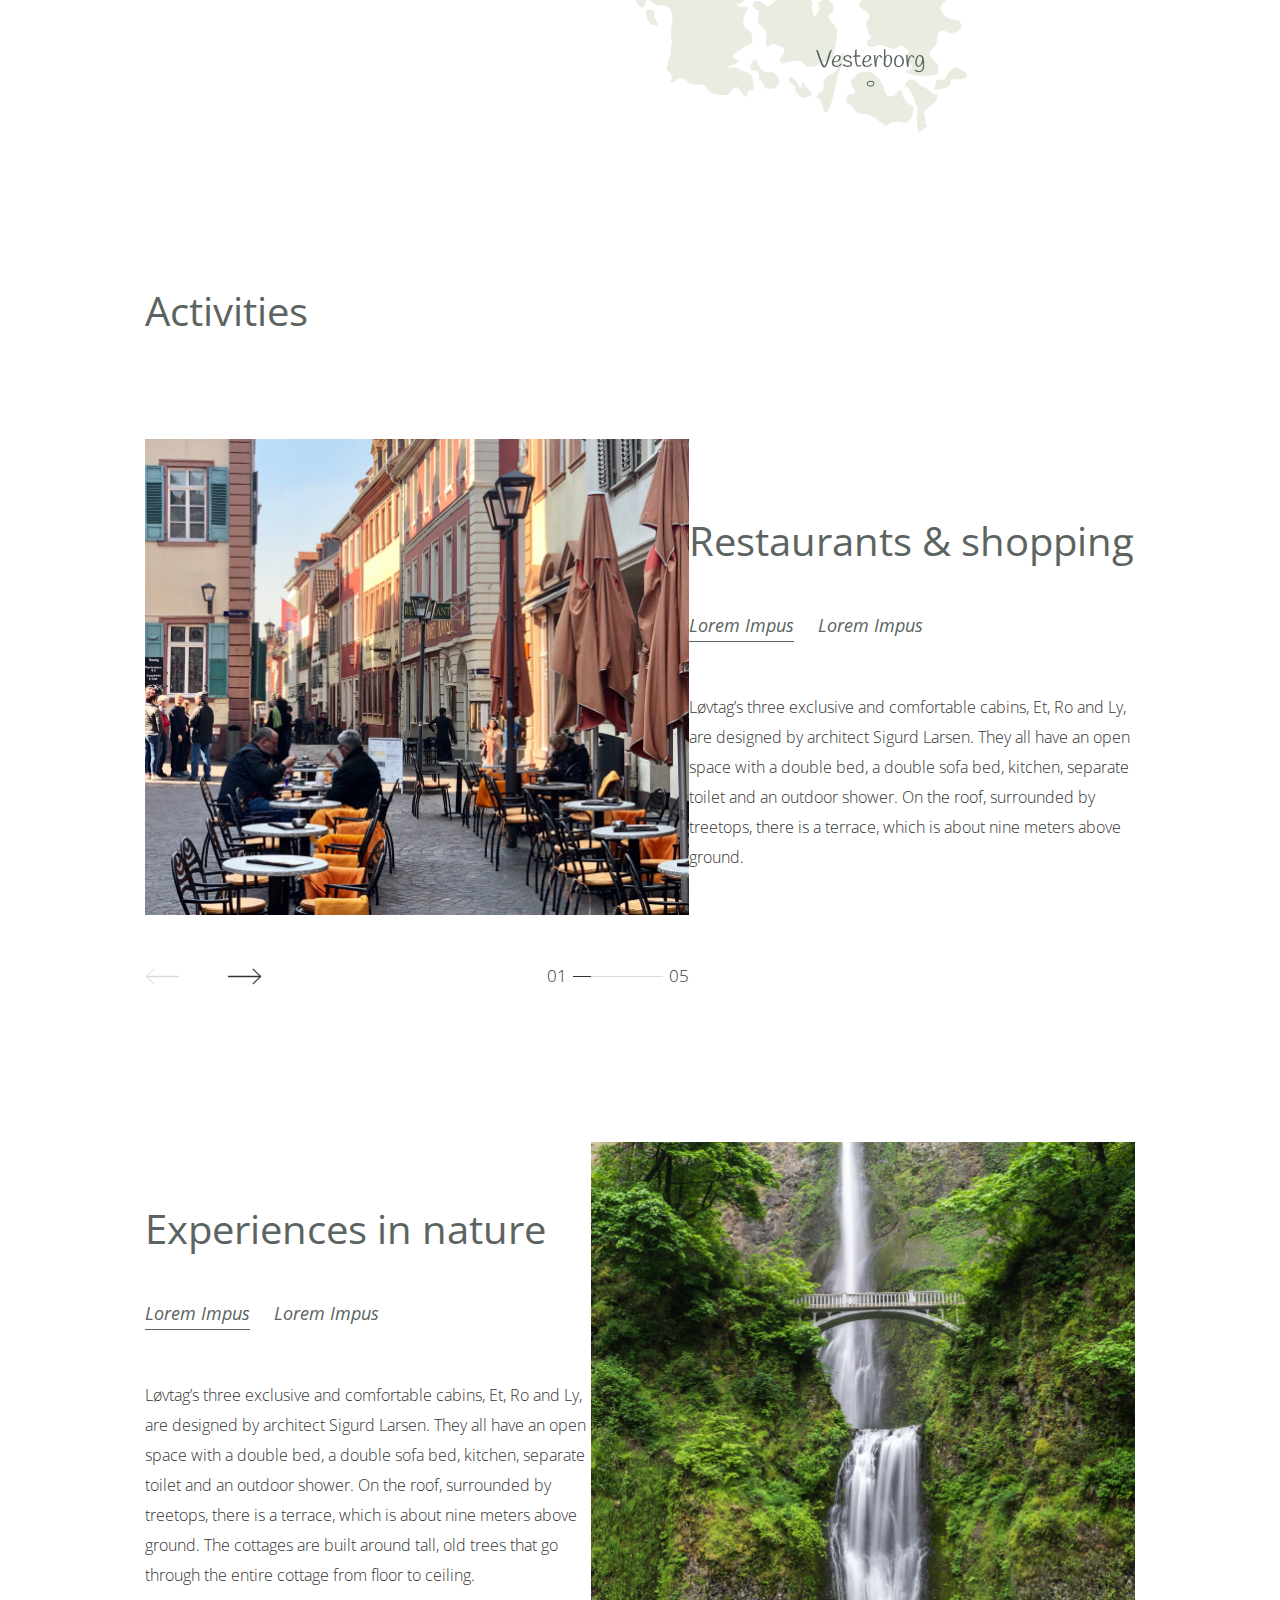
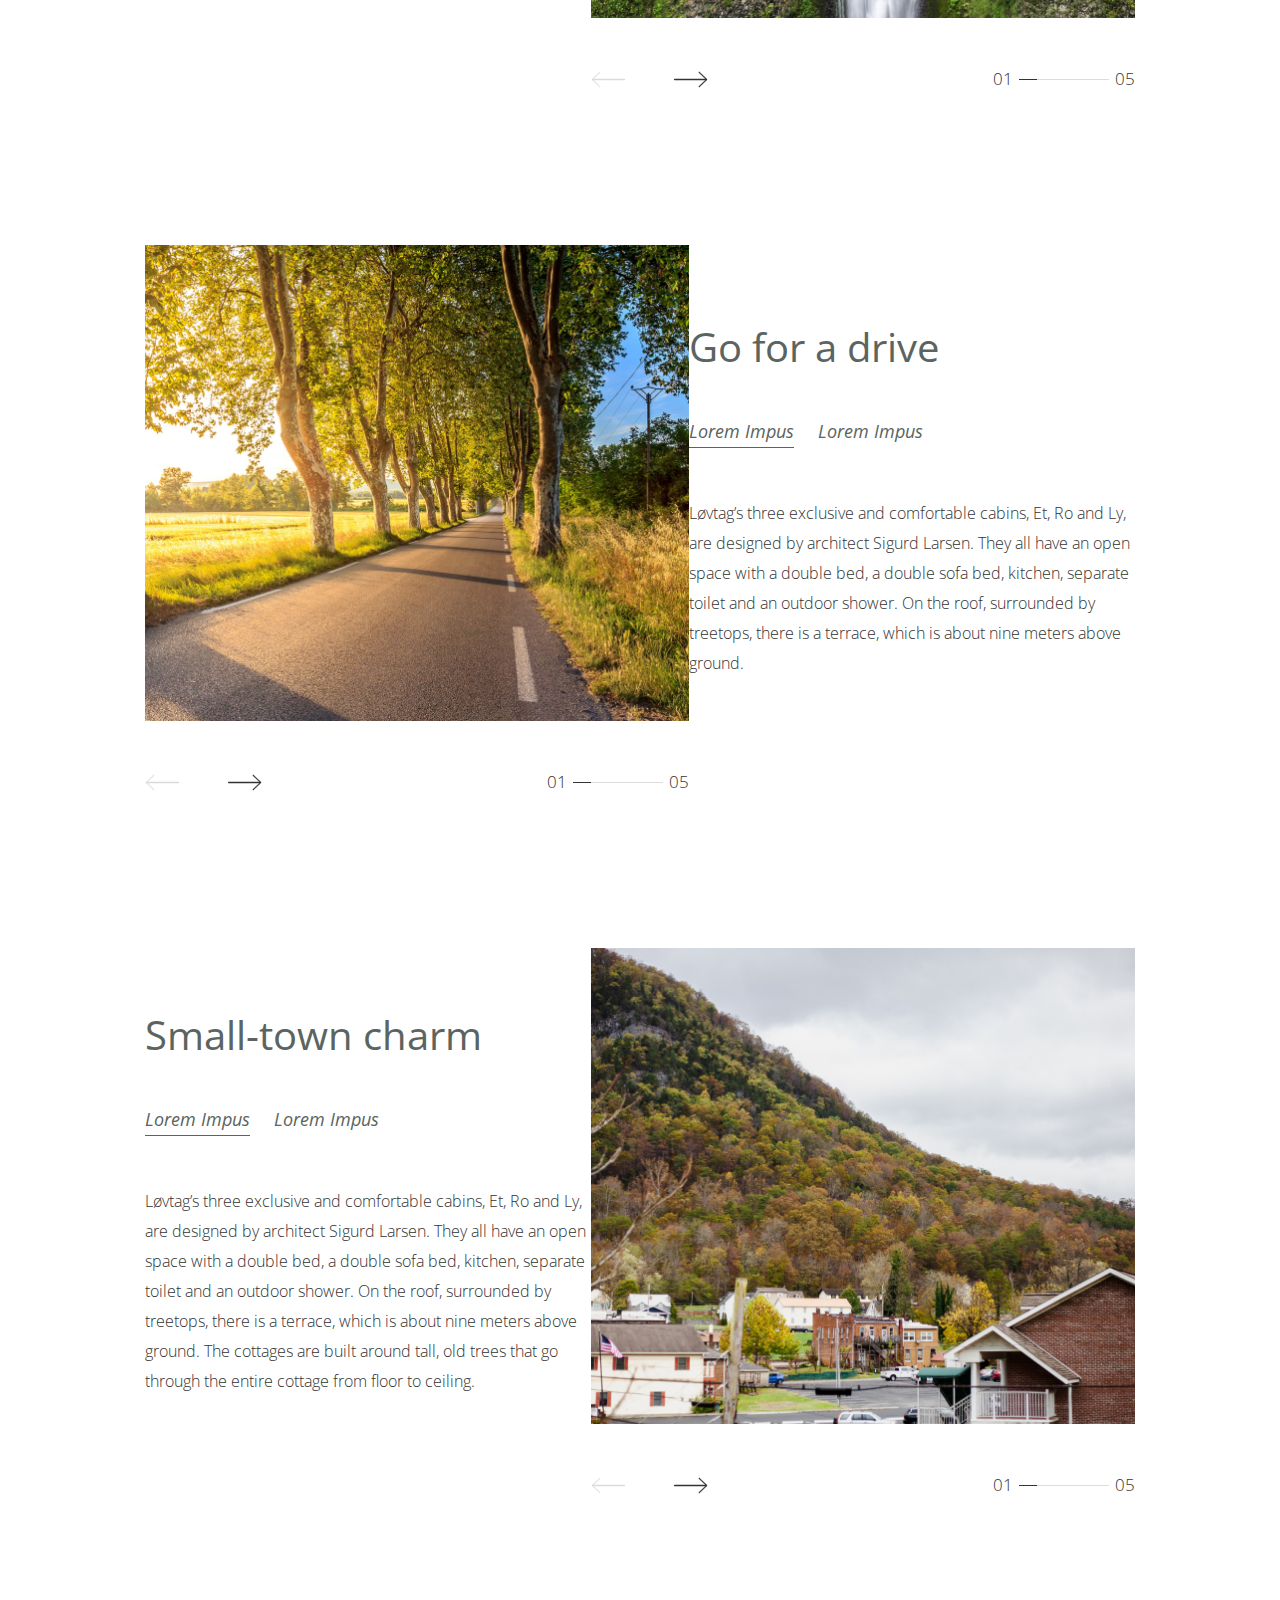
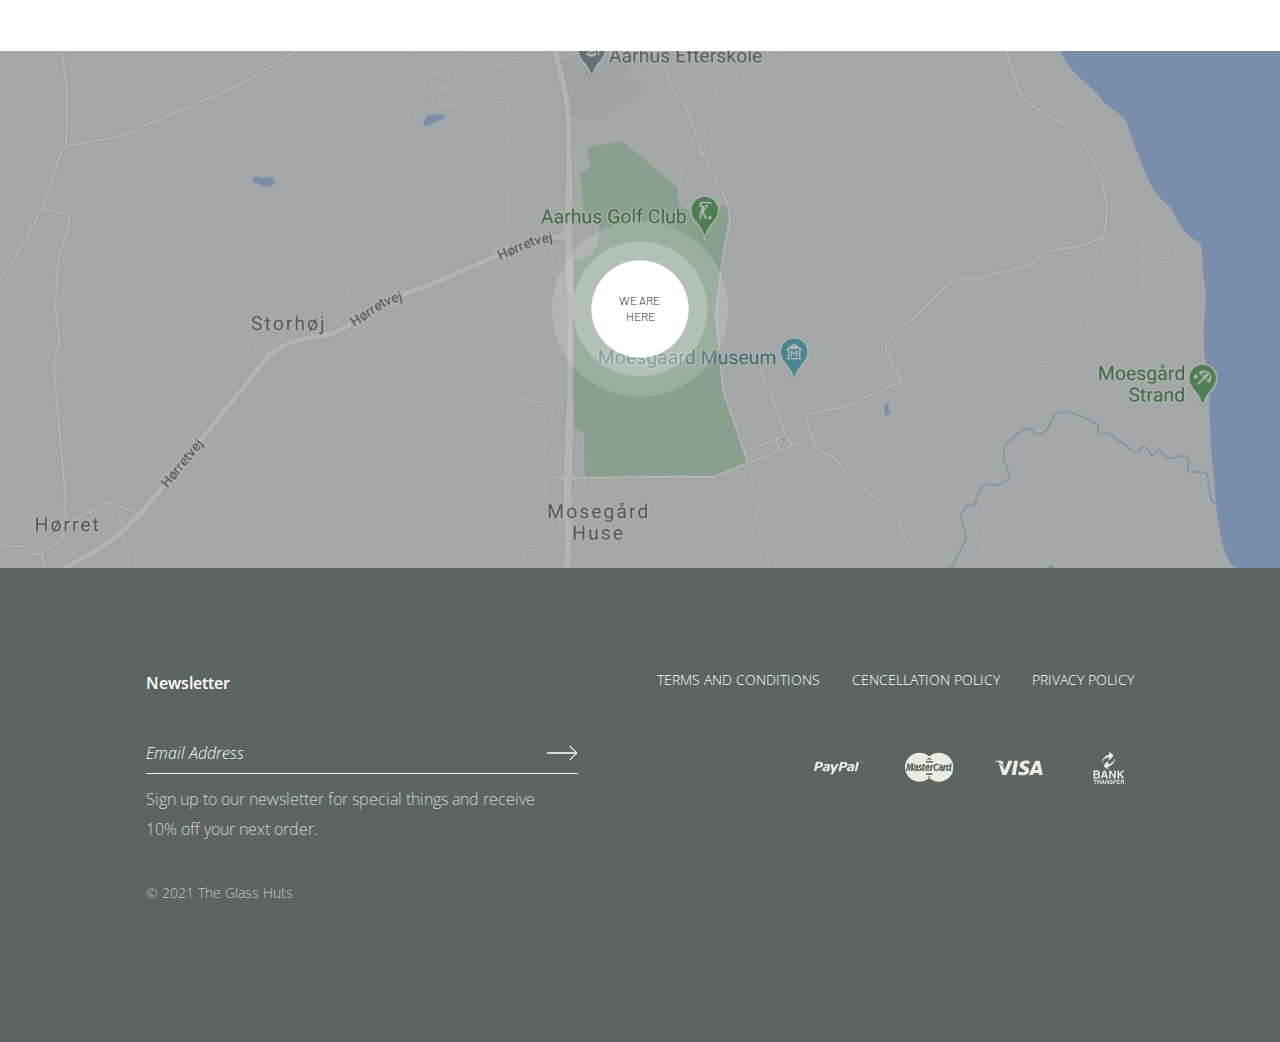
<file: area.html>
<!DOCTYPE html>
<html lang="en">

<head>
  <meta charset="UTF-8">
  <meta http-equiv="X-UA-Compatible" content="IE=edge">
  <meta name="viewport" content="width=device-width, initial-scale=1.0">

  <link rel="preconnect" href="https://fonts.googleapis.com">
  <link rel="preconnect" href="https://fonts.gstatic.com" crossorigin>
  <link
    href="https://fonts.googleapis.com/css2?family=Barlow:wght@300;500&family=Open+Sans:wght@300;400;600&display=swap"
    rel="stylesheet">

  <link rel="stylesheet" href="./css/global.css">
  <link rel="stylesheet" href="./css/style.css">

  <script defer src="./js/app.js"></script>
  <script defer src="./js/slider-hut.js"></script>
  <title>The Glass Huts | The Area</title>
</head>

<body>

  <!-- HEADER -->
  <header class="header">

    <a href="index.html"><img class="logo" src="./img/logo.svg" alt="Glass hut logo"></a>

    <nav class="main-nav">
      <ul class="main-nav__list">
        <li><a href="index.html" class="main-nav__link">Home</a></li>
        <li><a href="hut.html" class="main-nav__link">the hut</a></li>
        <li><a href="area.html" class="main-nav__link">The area</a></li>
        <li><a href="booking.html" class="main-nav__link">booking</a></li>
        <li><a href="about.html" class="main-nav__link">about us</a></li>
        <li><a href="faq.html" class="main-nav__link">faq</a></li>
        <li>

          <div class="language">
            <div class="selected-language">
              <img src="./img/flags/united-kingdom.svg" alt="English language">
            </div>
            <ul class="language-list">
              <li>
                <a href=""><img src="./img/flags/denmark.svg" alt="Danish language">
                </a>
              </li>
              <li>
                <a href=""><img src="./img/flags/germany.svg" alt="German language"></a>
              </li>
              <li>
                <a href=""><img src="./img/flags/united-kingdom.svg" alt="English language"></a>
              </li>
            </ul>
          </div>
        </li>
      </ul>
    </nav>

    <a href="booking.html" class="btn">Book now</a>

  </header><!-- ./header -->

  <main>

    <section class="section-hero section-hero--secondary area">
      <h1 class="heading-primary">The Area</h1>
      <p class="section-hero__location"><img src="./img/hero-location.svg" alt="Location icon"> <span>Vesterborg,
          Denmark</span></p>

      <a href="#directions" class="btn btn-link">get directions</a>
    </section>

    <section class="section-area">

      <!-- hut-gallery 1 -->
      <div class="hut-gallery">
        <div class="hut-imgs">

          <div class="slider">
            <div class="slider__item slider__item--hut">
              <img src="./img/area/area-forrest-1.jpg" alt="Photo of a forrest">
            </div>
            <div class="slider__item slider__item--hut">
              <img src="./img/area/area-town-1.jpg" alt="Hot tub in the open air photo">
            </div>
            <div class="slider__item slider__item--hut">
              <img src="./img/area/area-nature-1.jpg" alt="Hot tub in the open air photo">
            </div>
            <div class="slider__item slider__item--hut">
              <img src="./img/area/area-road-1.jpg" alt="Hot tub in the open air photo">
            </div>
            <div class="slider__item slider__item--hut">
              <img src="./img/area/area-cafe-1.jpg" alt="Hot tub in the open air photo">
            </div>
          </div>


          <div class="slider__controls-container">
            <!-- Slider controls -->
            <div class="slider__controls--hut">
              <a class="previous previous--hut">
                <img src="./img/hut/slider/arrow-left-disabled.svg" alt="Arrow left"></a>
              <a class="next next--hut">
                <img src="./img/hut/slider/arrow-right.svg" alt="Arrow right"></a>
            </div>

            <!-- Slider progress -->
            <div class="slider-progress-container">
              <p class="slider-progress-num">01</p>
              <div class="slider-progress--hut">
                <div class="slider-progress__item--hut"></div>
                <div class="slider-progress__item--hut"></div>
                <div class="slider-progress__item--hut"></div>
                <div class="slider-progress__item--hut"></div>
                <div class="slider-progress__item--hut"></div>
              </div>
              <p class="slider-progress-num">05</p>
            </div>
          </div>
        </div>

        <div class="hut-info">
          <h2 class="generic-content__title">Vesterborg</h2>
          <h3 class="generic-content__subtitle">Lorem ipsum dolor sit amet, consectetur adipiscing...</h3>
          <p class="generic-content__text">Løvtag’s three exclusive and comfortable cabins, Et, Ro and Ly, are designed
            by architect Sigurd Larsen. They all have an open space with a double bed, a double sofa bed, kitchen,
            separate toilet and an outdoor shower. On the roof, surrounded by treetops, there is a terrace, which is
            about nine meters above ground.</p>
        </div>
      </div> <!-- ./hut-gallery -->

      <section class="area-map">
        <h2 class="generic-content__title generic-content__title--map">Lorem ipsum dolor sit amet, consectetur
          adipiscing...</h2>
        <div>
          <img src="./img/area/area-map.png" alt="Map of Denmark">
        </div>
      </section>

      <section class="area-activities">
        <h2 class="generic-content__title generic-content__title--map ">Activities</h2>

        <!-- hut-gallery 2 -->
        <div class="hut-gallery">
          <div class="hut-imgs">
            <div class="slider">
              <div class="slider__item slider__item--hut">
                <img src="./img/area/area-cafe-1.jpg" alt="Photo of a restaurant">
              </div>
              <div class="slider__item slider__item--hut">
                <img src="./img/area/area-forrest-1.jpg" alt="Hot tub in the open air photo">
              </div>
              <div class="slider__item slider__item--hut">
                <img src="./img/area/area-road-1.jpg" alt="Hot tub in the open air photo">
              </div>
              <div class="slider__item slider__item--hut">
                <img src="./img/area/area-nature-1.jpg" alt="Hot tub in the open air photo">
              </div>
              <div class="slider__item slider__item--hut">
                <img src="./img/area/area-town-1.jpg" alt="Hot tub in the open air photo">
              </div>
            </div>


            <div class="slider__controls-container">
              <!-- Slider controls -->
              <div class="slider__controls--hut">
                <a class="previous previous--hut">
                  <img src="./img/hut/slider/arrow-left-disabled.svg" alt="Arrow left"></a>
                <a class="next next--hut">
                  <img src="./img/hut/slider/arrow-right.svg" alt="Arrow right"></a>
              </div>

              <!-- Slider progress -->
              <div class="slider-progress-container">
                <p class="slider-progress-num">01</p>
                <div class="slider-progress--hut">
                  <div class="slider-progress__item--hut"></div>
                  <div class="slider-progress__item--hut"></div>
                  <div class="slider-progress__item--hut"></div>
                  <div class="slider-progress__item--hut"></div>
                  <div class="slider-progress__item--hut"></div>
                </div>
                <p class="slider-progress-num">05</p>
              </div>
            </div>
          </div>

          <div class="hut-info">
            <h2 class="generic-content__title">Restaurants & shopping</h2>
            <div class="hut-categories">
              <a href="#" class="generic-content__link active">Lorem Impus
              </a>
              <a href="#" class="generic-content__link">Lorem Impus
              </a>
            </div>
            <p class="generic-content__text">Løvtag’s three exclusive and comfortable cabins, Et, Ro and Ly, are
              designed by architect Sigurd Larsen. They all have an open space with a double bed, a double sofa bed,
              kitchen, separate toilet and an outdoor shower. On the roof, surrounded by treetops, there is a terrace,
              which is about nine meters above ground. </p>
            <p class="generic-content__text invisible">Lorem ipsum dolor sit amet consectetur adipisicing elit.
              Voluptate ratione enim illum aperiam minima commodi blanditiis quaerat? Voluptatem voluptatum sit sint
              cupiditate ea facere. Non harum recusandae qui eos ipsam. Sapiente asperiores fuga corporis veniam iste
              magnam, atque aperiam autem? </p>

          </div>
        </div> <!-- ./hut-gallery -->

        <!-- hut-gallery 3 -->
        <div class="hut-gallery">
          <div class="hut-info">
            <h2 class="generic-content__title">Experiences in nature</h2>
            <div class="hut-categories">
              <a href="#" class="generic-content__link active">Lorem Impus
              </a>
              <a href="#" class="generic-content__link">Lorem Impus
              </a>
            </div>
            <p class="generic-content__text">Løvtag’s three exclusive and comfortable cabins, Et, Ro and Ly, are
              designed by architect Sigurd Larsen. They all have an open space with a double bed, a double sofa bed,
              kitchen, separate toilet and an outdoor shower. On the roof, surrounded by treetops, there is a terrace,
              which is about nine meters above ground. The cottages are built around tall, old trees that go through the
              entire cottage from floor to ceiling.</p>
            <p class="generic-content__text invisible">Lorem ipsum dolor sit amet consectetur adipisicing elit. Ab, eum
              hic ut, necessitatibus veniam nihil neque quae tenetur iste ipsum nemo excepturi, laudantium illo.
              Repellat debitis error inventore, assumenda velit praesentium architecto laboriosam? Doloremque rem
              inventore ipsa sint quaerat? Facilis.</p>
          </div>

          <div class="hut-imgs">

            <div class="slider">
              <div class="slider__item slider__item--hut">
                <img src="./img/area/area-nature-1.jpg" alt="Photo of a nature">
              </div>
              <div class="slider__item slider__item--hut">
                <img src="./img/area/area-forrest-1.jpg" alt="Hot tub in the open air photo">
              </div>
              <div class="slider__item slider__item--hut">
                <img src="./img/area/area-road-1.jpg" alt="Hot tub in the open air photo">
              </div>
              <div class="slider__item slider__item--hut">
                <img src="./img/area/area-cafe-1.jpg" alt="Hot tub in the open air photo">
              </div>
              <div class="slider__item slider__item--hut">
                <img src="./img/area/area-town-1.jpg" alt="Hot tub in the open air photo">
              </div>
            </div>


            <div class="slider__controls-container">
              <!-- Slider controls -->
              <div class="slider__controls--hut">
                <a class="previous previous--hut">
                  <img src="./img/hut/slider/arrow-left-disabled.svg" alt="Arrow left"></a>
                <a class="next next--hut">
                  <img src="./img/hut/slider/arrow-right.svg" alt="Arrow right"></a>
              </div>

              <!-- Slider progress -->
              <div class="slider-progress-container">
                <p class="slider-progress-num">01</p>
                <div class="slider-progress--hut">
                  <div class="slider-progress__item--hut"></div>
                  <div class="slider-progress__item--hut"></div>
                  <div class="slider-progress__item--hut"></div>
                  <div class="slider-progress__item--hut"></div>
                  <div class="slider-progress__item--hut"></div>
                </div>
                <p class="slider-progress-num">05</p>
              </div>
            </div>
          </div>
        </div> <!-- ./hut-gallery -->

        <!-- hut-gallery 4 -->
        <div class="hut-gallery">
          <div class="hut-imgs">
            <div class="slider">
              <div class="slider__item slider__item--hut">
                <img src="./img/area/area-road-1.jpg" alt="Photo of a road">
              </div>
              <div class="slider__item slider__item--hut">
                <img src="./img/area/area-town-1.jpg" alt="Hot tub in the open air photo">
              </div>
              <div class="slider__item slider__item--hut">
                <img src="./img/area/area-cafe-1.jpg" alt="Hot tub in the open air photo">
              </div>
              <div class="slider__item slider__item--hut">
                <img src="./img/area/area-forrest-1.jpg" alt="Hot tub in the open air photo">
              </div>
              <div class="slider__item slider__item--hut">
                <img src="./img/area/area-nature-1.jpg" alt="Hot tub in the open air photo">
              </div>
            </div>


            <div class="slider__controls-container">
              <!-- Slider controls -->
              <div class="slider__controls--hut">
                <a class="previous previous--hut">
                  <img src="./img/hut/slider/arrow-left-disabled.svg" alt="Arrow left"></a>
                <a class="next next--hut">
                  <img src="./img/hut/slider/arrow-right.svg" alt="Arrow right"></a>
              </div>

              <!-- Slider progress -->
              <div class="slider-progress-container">
                <p class="slider-progress-num">01</p>
                <div class="slider-progress--hut">
                  <div class="slider-progress__item--hut"></div>
                  <div class="slider-progress__item--hut"></div>
                  <div class="slider-progress__item--hut"></div>
                  <div class="slider-progress__item--hut"></div>
                  <div class="slider-progress__item--hut"></div>
                </div>
                <p class="slider-progress-num">05</p>
              </div>
            </div>
          </div>

          <div class="hut-info">
            <h2 class="generic-content__title">Go for a drive</h2>
            <div class="hut-categories">
              <a href="#" class="generic-content__link active">Lorem Impus
              </a>
              <a href="#" class="generic-content__link">Lorem Impus
              </a>
            </div>
            <p class="generic-content__text">Løvtag’s three exclusive and comfortable cabins, Et, Ro and Ly, are
              designed by architect Sigurd Larsen. They all have an open space with a double bed, a double sofa bed,
              kitchen, separate toilet and an outdoor shower. On the roof, surrounded by treetops, there is a terrace,
              which is about nine meters above ground. </p>
            <p class="generic-content__text invisible">Lorem ipsum, dolor sit amet consectetur adipisicing elit.
              Voluptas veritatis sit, ex quidem facilis excepturi tenetur, quas mollitia reprehenderit non vitae autem
              ipsa expedita eveniet, molestias ipsam amet reiciendis? Rem, quos culpa? Repudiandae exercitationem, a
              odit repellendus recusandae incidunt laboriosam?/p>

          </div>
        </div> <!-- ./hut-gallery -->

        <!-- hut-gallery 5 -->
        <div class="hut-gallery">
          <div class="hut-info">
            <h2 class="generic-content__title">Small-town charm</h2>
            <div class="hut-categories">
              <a href="#" class="generic-content__link active">Lorem Impus
              </a>
              <a href="#" class="generic-content__link">Lorem Impus
              </a>
            </div>
            <p class="generic-content__text">Løvtag’s three exclusive and comfortable cabins, Et, Ro and Ly, are
              designed by architect Sigurd Larsen. They all have an open space with a double bed, a double sofa bed,
              kitchen, separate toilet and an outdoor shower. On the roof, surrounded by treetops, there is a terrace,
              which is about nine meters above ground. The cottages are built around tall, old trees that go through the
              entire cottage from floor to ceiling.</p>
            <p class="generic-content__text invisible">Lorem ipsum dolor sit amet consectetur adipisicing elit. Ab, eum
              hic ut, necessitatibus veniam nihil neque quae tenetur iste ipsum nemo excepturi, laudantium illo.
              Repellat debitis error inventore, assumenda velit praesentium architecto laboriosam? Doloremque rem
              inventore ipsa sint quaerat? Facilis.</p>
          </div>

          <div class="hut-imgs">

            <div class="slider">
              <div class="slider__item slider__item--hut">
                <img src="./img/area/area-town-1.jpg" alt="Photo of a town">
              </div>
              <div class="slider__item slider__item--hut">
                <img src="./img/area/area-forrest-1.jpg" alt="Hot tub in the open air photo">
              </div>
              <div class="slider__item slider__item--hut">
                <img src="./img/area/area-nature-1.jpg" alt="Hot tub in the open air photo">
              </div>
              <div class="slider__item slider__item--hut">
                <img src="./img/area/area-cafe-1.jpg" alt="Hot tub in the open air photo">
              </div>
              <div class="slider__item slider__item--hut">
                <img src="./img/area/area-road-1.jpg" alt="Hot tub in the open air photo">
              </div>
            </div>


            <div class="slider__controls-container">
              <!-- Slider controls -->
              <div class="slider__controls--hut">
                <a class="previous previous--hut">
                  <img src="./img/hut/slider/arrow-left-disabled.svg" alt="Arrow left"></a>
                <a class="next next--hut">
                  <img src="./img/hut/slider/arrow-right.svg" alt="Arrow right"></a>
              </div>

              <!-- Slider progress -->
              <div class="slider-progress-container">
                <p class="slider-progress-num">01</p>
                <div class="slider-progress--hut">
                  <div class="slider-progress__item--hut"></div>
                  <div class="slider-progress__item--hut"></div>
                  <div class="slider-progress__item--hut"></div>
                  <div class="slider-progress__item--hut"></div>
                  <div class="slider-progress__item--hut"></div>
                </div>
                <p class="slider-progress-num">05</p>
              </div>
            </div>
          </div>
        </div> <!-- ./hut-gallery -->
      </section>
    </section>

    <div id="directions" class="area-location location-mark" role="img" aria-label="Location of the area on map">
    </div>

  </main>

  <footer class="footer">
    <div class="newsletter">
      <h3 class="newsletter__title">Newsletter</h3>
      <form class="footer-form">
        <div class="form-group">
          <input class="form-input" type="email" name="email" placeholder="Email Address">
          <button class="form-btn" type="submit"><img src="./img/slider/arrow-right.svg"
              alt="Arrow right icon"></button>
        </div>
      </form>
      <p class="generic-content__text">Sign up to our newsletter for special things and receive 10% off your next order.
      </p>
      <p class="generic-content__text copyright">&copy; 2021 The Glass Huts</p>
    </div>
    <div class="footer-links">
      <ul class="policy-links">
        <li><a class="policy-link" href="#">TERMS AND CONDITIONS</a></li>
        <li><a class="policy-link" href="#">CENCELLATION POLICY</a></li>
        <li><a class="policy-link" href="#">PRIVACY POLICY</a></li>
      </ul>
      <ul class="payment-links">
        <li><a href="https://paypal.com" target="_blank"><img src="./img/footer/paypal-logo.svg" alt="Paypal logo"></a>
        </li>
        <li><a href="https://mastercard.com" target="_blank"><img src="./img/footer/mastercard-logo.svg"
              alt="Mastercard logo"></a></li>
        <li><a href="https://visa.com" target="_blank"><img src="./img/footer/visa-logo.svg" alt="Visa card logo"></a>
        </li>
        <li><a
            href="https://www.google.com/search?q=bank+transfer&sxsrf=AOaemvKVioMUXL3Hq52mlbik66ZH3pfMEw%3A1636132542010&ei=vmaFYZEC4qOuBJS-uFA&oq=bank+transfer&gs_lcp=[base64]&sclient=gws-wiz&ved=0ahUKEwiR2eLX3IH0AhXikYsKHRQfDgoQ4dUDCA4&uact=5"
            target="_blank"><img src="./img/footer/banktransfer-logo.svg" alt="Bank transfer logo"></a></li>
      </ul>
    </div>
  </footer>
</body>

</html>
</file>
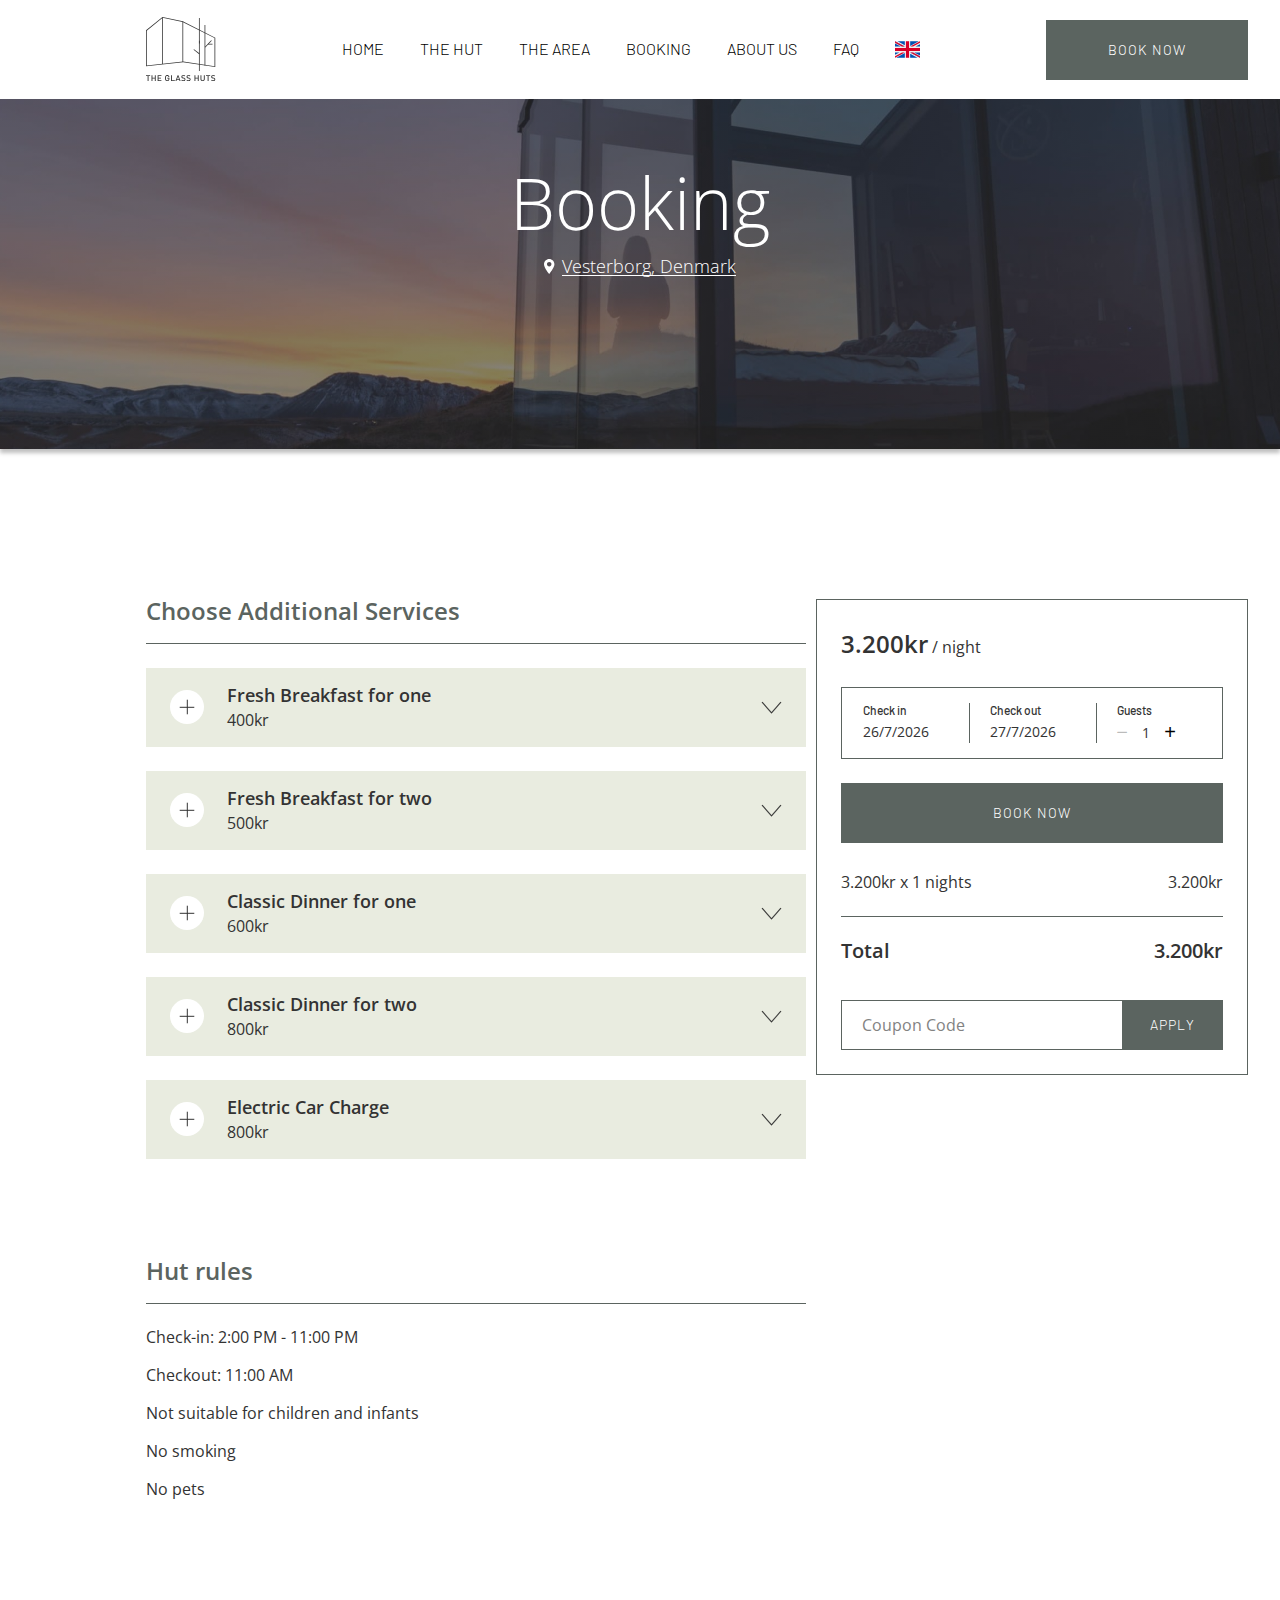
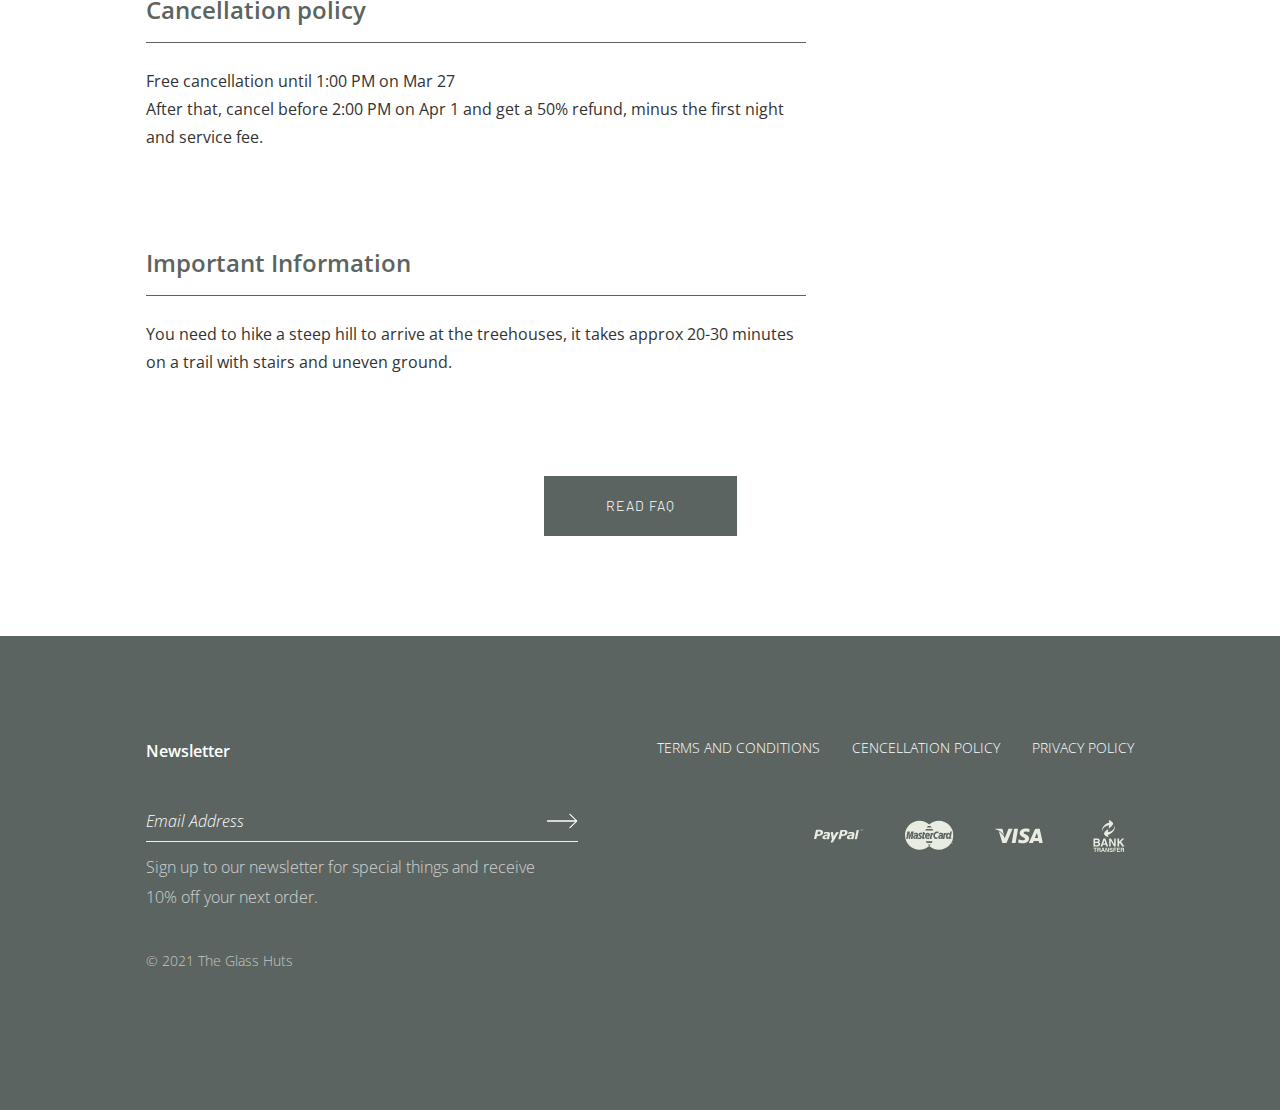
<file: booking.html>
<!DOCTYPE html>
<html lang="en">

<head>
  <meta charset="UTF-8">
  <meta http-equiv="X-UA-Compatible" content="IE=edge">
  <meta name="viewport" content="width=device-width, initial-scale=1.0">

  <link rel="preconnect" href="https://fonts.googleapis.com">
  <link rel="preconnect" href="https://fonts.gstatic.com" crossorigin>
  <link
    href="https://fonts.googleapis.com/css2?family=Barlow:wght@300;500&family=Open+Sans:wght@300;400;600&display=swap"
    rel="stylesheet">

  <link rel="stylesheet" href="./css/global.css">
  <link rel="stylesheet" href="./css/style.css">

  <script defer src="./js/app.js"></script>
  <script defer src="./js/calendar.js"></script>
  <script defer src="./js/accordion.js"></script>
  <script defer src="./js/checkout.js"></script>
  <title>The Glass Huts | Booking</title>
</head>

<body>

  <!-- HEADER -->
  <header class="header">

    <a href="index.html"><img class="logo" src="./img/logo.svg" alt="Glass hut logo"></a>

    <nav class="main-nav">
      <ul class="main-nav__list">
        <li><a href="index.html" class="main-nav__link">Home</a></li>
        <li><a href="hut.html" class="main-nav__link">the hut</a></li>
        <li><a href="area.html" class="main-nav__link">The area</a></li>
        <li><a href="booking.html" class="main-nav__link">booking</a></li>
        <li><a href="about.html" class="main-nav__link">about us</a></li>
        <li><a href="faq.html" class="main-nav__link">faq</a></li>
        <li>

          <div class="language">
            <div class="selected-language">
              <img src="./img/flags/united-kingdom.svg" alt="English language">
            </div>
            <ul class="language-list">
              <li>
                <a href=""><img src="./img/flags/denmark.svg" alt="Danish language">
                </a>
              </li>
              <li>
                <a href=""><img src="./img/flags/germany.svg" alt="German language"></a>
              </li>
              <li>
                <a href=""><img src="./img/flags/united-kingdom.svg" alt="English language"></a>
              </li>
            </ul>
          </div>
        </li>
      </ul>
    </nav>

    <a href="booking.html" class="btn">Book now</a>

  </header><!-- ./header -->

  <main>

    <section class="section-hero section-hero--secondary booking">
      <h1 class="heading-primary">Booking</h1>
      <p class="section-hero__location"><img src="./img/hero-location.svg" alt="Location icon"> <span>Vesterborg,
          Denmark</span></p>
    </section>

    <section class="section-booking">
      <div class="section-booking-features">

        <div class="section-booking-feature">
          <h3 class="section-booking__title">
            Choose Additional Services
          </h3>

          <div class="accordion-booking">

            <div class="accordion-booking__item">
              <div class="accordion-booking__item-label">
                <img class="feature-add" src="./img/booking/plus.svg" alt="Plus icon">
                <div class="feature-title">
                  <p class="feature-text">Fresh Breakfast for one</p>
                  <p class="feature-price">400kr</p>
                </div>
                <img class="feature-arrow" src="./img/booking/arrow-down.svg" alt="Arrow down icon">
              </div>
              <div class="accordion-booking__item-content">
                <p class="feature-text feature-text--content">Fresh Breakfast for one</p>
                <p class="feature-details">Bread, Coffee, milk, juice, and a selection of spreads + toppings.</p>
              </div>
            </div>

            <div class="accordion-booking__item">
              <div class="accordion-booking__item-label">
                <img class="feature-add" src="./img/booking/plus.svg" alt="Plus icon">
                <div class="feature-title">
                  <p class="feature-text">Fresh Breakfast for two</p>
                  <p class="feature-price">500kr</p>
                </div>
                <img class="feature-arrow" src="./img/booking/arrow-down.svg" alt="Arrow down icon">
              </div>
              <div class="accordion-booking__item-content">
                <p class="feature-text feature-text--content">Fresh Breakfast for two</p>
                <p class="feature-details">Bread, Coffee, milk, juice, and a selection of spreads + toppings.</p>
              </div>
            </div>

            <div class="accordion-booking__item">
              <div class="accordion-booking__item-label">
                <img class="feature-add" src="./img/booking/plus.svg" alt="Plus icon">
                <div class="feature-title">
                  <p class="feature-text">Classic Dinner for one</p>
                  <p class="feature-price">600kr</p>
                </div>
                <img class="feature-arrow" src="./img/booking/arrow-down.svg" alt="Arrow down icon">
              </div>
              <div class="accordion-booking__item-content">
                <p class="feature-text feature-text--content">Classic Dinner for one</p>
                <p class="feature-details">Bread, Coffee, milk, juice, and a selection of spreads + toppings.</p>
              </div>
            </div>

            <div class="accordion-booking__item">
              <div class="accordion-booking__item-label">
                <img class="feature-add" src="./img/booking/plus.svg" alt="Plus icon">
                <div class="feature-title">
                  <p class="feature-text">Classic Dinner for two</p>
                  <p class="feature-price">800kr</p>
                </div>
                <img class="feature-arrow" src="./img/booking/arrow-down.svg" alt="Arrow down icon">
              </div>
              <div class="accordion-booking__item-content">
                <p class="feature-text feature-text--content">Classic Dinner for two</p>
                <p class="feature-details">Bread, Coffee, milk, juice, and a selection of spreads + toppings.</p>
              </div>
            </div>

            <div class="accordion-booking__item">
              <div class="accordion-booking__item-label">
                <img class="feature-add" src="./img/booking/plus.svg" alt="Plus icon">
                <div class="feature-title">
                  <p class="feature-text">Electric Car Charge</p>
                  <p class="feature-price">800kr</p>
                </div>
                <img class="feature-arrow" src="./img/booking/arrow-down.svg" alt="Arrow down icon">
              </div>
              <div class="accordion-booking__item-content">
                <p class="feature-text feature-text--content">Electric Car Charge</p>
                <p class="feature-details">Dock station for charging electric cars</p>
              </div>
            </div>
          </div>
        </div>


        <div class="section-booking-feature">
          <h3 class="section-booking__title">
            Hut rules
          </h3>
          <ul class="section-booking__description">
            <li>Check-in: 2:00 PM - 11:00 PM</li>
            <li>Checkout: 11:00 AM</li>
            <li>Not suitable for children and infants</li>
            <li>No smoking</li>
            <li>No pets</li>
          </ul>
        </div>

        <div class="section-booking-feature">
          <h3 class="section-booking__title">
            Cancellation policy
          </h3>
          <ul class="section-booking__description">
            <li>Free cancellation until 1:00 PM on Mar 27</li>
            <li>After that, cancel before 2:00 PM on Apr 1 and get a 50% refund, minus the first night and service
              fee.
            </li>
          </ul>
        </div>

        <div class="section-booking-feature">
          <h3 class="section-booking__title">
            Important Information
          </h3>
          <ul class="section-booking__description">
            <li> You need to hike a steep hill to arrive at the treehouses, it takes approx 20-30 minutes on a trail
              with stairs and uneven ground.</li>
          </ul>
        </div>
      </div>

      <aside class="checkout">

        <div class="rate">
          <span class="rate-price">3.200kr</span> / night
        </div>

        <div class="date">
          <div class="date-calendar-btn">
            <span class="date-text">Check in</span> <span class="date-from">1</span>
          </div>
          <div class="date-calendar-btn">
            <span class="date-text">Check out</span> <span class="date-to">2</span>
          </div>
          <div>
            <span class="date-text">Guests</span>
            <div class="guests">
              <button class="minus" disabled>&minus;</button>
              <span class="date-guests">1</span>
              <button class="plus">&plus;</button>
            </div>
          </div>
        </div>

        <a href="payment.html" class="btn btn--full">Book Now</a>

        <div class="features">
          <div class="feature-item">
            <span class="feature-price">3.200kr x <span class="nights">1</span> nights</span>
            <span class="feature-price">3.200kr</span>
          </div>
        </div>

        <div class="total">
          <span>Total</span><span class="total-price">7.000kr</span>
        </div>

        <div class="coupon">
          <input class="input" type="text" id="coupon-code" name="coupon-code" placeholder=" " maxlength="4">
          <label class="label" for="coupon-code">Coupon Code</label>
          <button class="btn" id="coupon-btn">apply</button>
          <div class="warning-msg"></div>
        </div>

      </aside>
    </section>

    <div class="section-link">
      <a href="faq.html" class="btn">read FAQ</a>
    </div>

  </main>

  <footer class="footer">
    <div class="newsletter">
      <h3 class="newsletter__title">Newsletter</h3>
      <form class="footer-form">
        <div class="form-group">
          <input class="form-input" type="email" name="email" placeholder="Email Address">
          <button class="form-btn" type="submit"><img src="./img/slider/arrow-right.svg"
              alt="Arrow right icon"></button>
        </div>
      </form>
      <p class="generic-content__text">Sign up to our newsletter for special things and receive 10% off your next order.
      </p>
      <p class="generic-content__text copyright">&copy; 2021 The Glass Huts</p>
    </div>
    <div class="footer-links">
      <ul class="policy-links">
        <li><a class="policy-link" href="#">TERMS AND CONDITIONS</a></li>
        <li><a class="policy-link" href="#">CENCELLATION POLICY</a></li>
        <li><a class="policy-link" href="#">PRIVACY POLICY</a></li>
      </ul>
      <ul class="payment-links">
        <li><a href="https://paypal.com" target="_blank"><img src="./img/footer/paypal-logo.svg" alt="Paypal logo"></a>
        </li>
        <li><a href="https://mastercard.com" target="_blank"><img src="./img/footer/mastercard-logo.svg"
              alt="Mastercard logo"></a></li>
        <li><a href="https://visa.com" target="_blank"><img src="./img/footer/visa-logo.svg" alt="Visa card logo"></a>
        </li>
        <li><a
            href="https://www.google.com/search?q=bank+transfer&sxsrf=AOaemvKVioMUXL3Hq52mlbik66ZH3pfMEw%3A1636132542010&ei=vmaFYZEC4qOuBJS-uFA&oq=bank+transfer&gs_lcp=[base64]&sclient=gws-wiz&ved=0ahUKEwiR2eLX3IH0AhXikYsKHRQfDgoQ4dUDCA4&uact=5"
            target="_blank"><img src="./img/footer/banktransfer-logo.svg" alt="Bank transfer logo"></a></li>
      </ul>
    </div>
  </footer>

  <!-- MODAL CALENDAR -->
  <div class="modal" id="calendar-modal">
    <div class="modal-content">
      <div class="close-btn"><img src="./img/booking/calendar/calendar-close-btn.svg" alt="Close button icon"></div>

      <div class="calendar-input">
        <div class="calendar-input-container">
          <div>
            <span class="date-text">Check in</span>
            <input type="text" id="check-in" placeholder="Add dates" class="date-from" maxlength="10">
          </div>
          <div>
            <span class="date-text">Check out</span> <input type="text" id="check-out" placeholder="Add dates"
              class="date-to" maxlength="10">
          </div>
          <div>
            <span class="date-text">Guests</span>
            <div class="guests">
              <button class="minus" disabled>&minus;</button>
              <span class="date-guests">1</span>
              <button class="plus">&plus;</button>
            </div>
          </div>
        </div>
        <div>
          <button class="btn">Book</button>
        </div>
      </div>



      <div class="calendar">
        <div class="month" id="current-month">
          <div class="calendar-date">
            <div class="back-icon">
              <img src="./img/booking/calendar/calendar-arrow-left-disabled.svg" alt="Arrow left icon">
            </div>
            <h2 class="calendar-date-title">May 2021</h2>
          </div>
          <div class="weekdays">
            <div>MO</div>
            <div>TU</div>
            <div>WE</div>
            <div>TH</div>
            <div>FR</div>
            <div>SA</div>
            <div>SU</div>
          </div>
          <div class="days">

          </div>
        </div>
        <div class="month" id="next-month">
          <div class="calendar-date">
            <h2 class="calendar-date-title">June 2021</h2>
            <div class="next-icon">
              <img src="./img/booking/calendar/calendar-arrow-right.svg" alt="Arrow right icon">
            </div>
          </div>
          <div class="weekdays">
            <div>MO</div>
            <div>TU</div>
            <div>WE</div>
            <div>TH</div>
            <div>FR</div>
            <div>SA</div>
            <div>SU</div>
          </div>
          <div class="days">

          </div>
        </div>

        <div class="calendar-buttons">
          <button class="calendar-btn--clear">Clear dates</button>
          <button class="btn calendar-btn--close">Close</button>
        </div>

      </div>
    </div>
  </div>

</body>

</html>
</file>
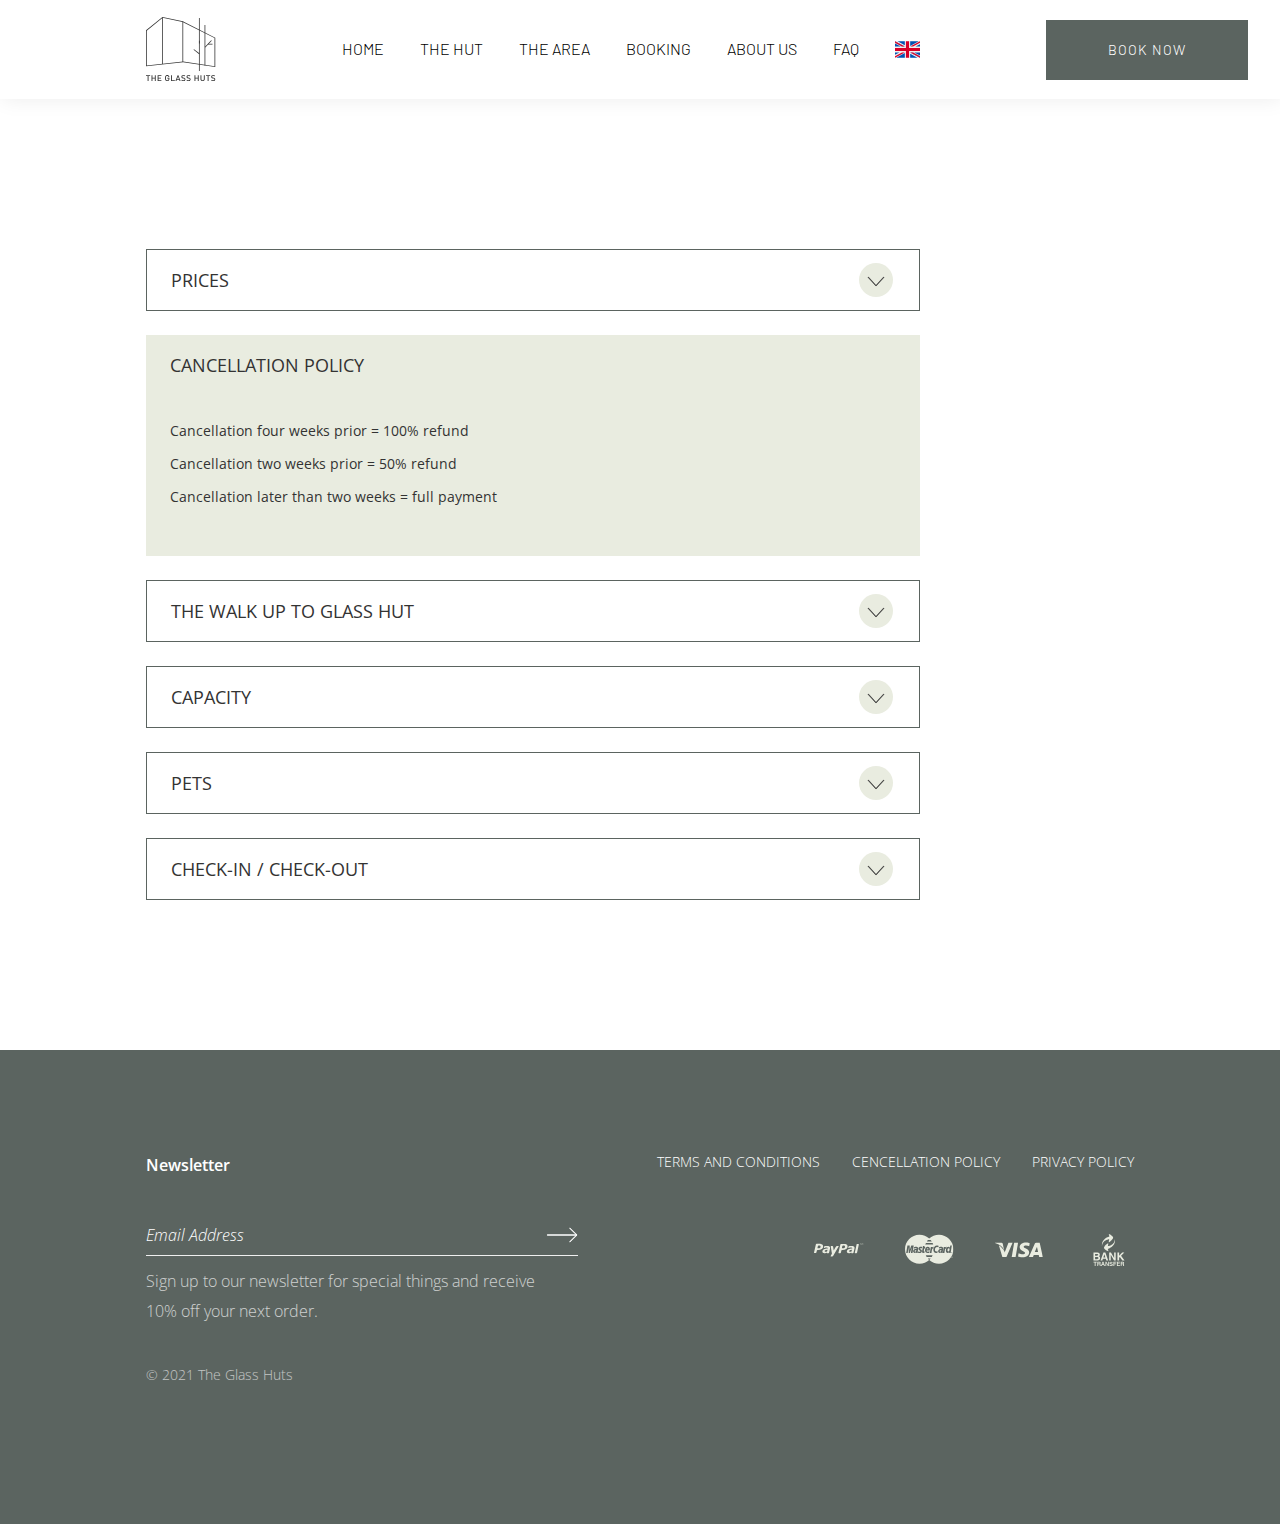
<file: faq.html>
<!DOCTYPE html>
<html lang="en">

<head>
  <meta charset="UTF-8">
  <meta http-equiv="X-UA-Compatible" content="IE=edge">
  <meta name="viewport" content="width=device-width, initial-scale=1.0">

  <link rel="preconnect" href="https://fonts.googleapis.com">
  <link rel="preconnect" href="https://fonts.gstatic.com" crossorigin>
  <link
    href="https://fonts.googleapis.com/css2?family=Barlow:wght@300;500&family=Open+Sans:wght@300;400;600&display=swap"
    rel="stylesheet">

  <link rel="stylesheet" href="./css/global.css">
  <link rel="stylesheet" href="./css/style.css">
  <link rel="stylesheet" href="./css/accordion.css">

  <script defer src="./js/app.js"></script>
  <script defer src="./js/accordion.js"></script>
  <title>The Glass Huts | FAQ</title>
</head>

<body>

  <!-- HEADER -->
  <header class="header">

    <a href="index.html"><img class="logo" src="./img/logo.svg" alt="Glass hut logo"></a>

    <nav class="main-nav">
      <ul class="main-nav__list">
        <li><a href="index.html" class="main-nav__link">Home</a></li>
        <li><a href="hut.html" class="main-nav__link">the hut</a></li>
        <li><a href="area.html" class="main-nav__link">The area</a></li>
        <li><a href="booking.html" class="main-nav__link">booking</a></li>
        <li><a href="about.html" class="main-nav__link">about us</a></li>
        <li><a href="faq.html" class="main-nav__link">faq</a></li>
        <li>

          <div class="language">
            <div class="selected-language">
              <img src="./img/flags/united-kingdom.svg" alt="English language">
            </div>
            <ul class="language-list">
              <li>
                <a href=""><img src="./img/flags/denmark.svg" alt="Danish language">
                </a>
              </li>
              <li>
                <a href=""><img src="./img/flags/germany.svg" alt="German language"></a>
              </li>
              <li>
                <a href=""><img src="./img/flags/united-kingdom.svg" alt="English language"></a>
              </li>
            </ul>
          </div>
        </li>
      </ul>
    </nav>

    <a href="booking.html" class="btn">Book now</a>

  </header><!-- ./header -->

  <main>
    <div class="section-faq container">

      <div class="section-faq__wrapper">
        <div class="accordion">
          <div class="accordion__item">
            <span class="accordion__title">PRICES</span><img class="accordion__icon"
              src="./img/accordion/arrow-down.svg" alt="">
            <div class="accordion__content">
              <p>Cancellation four weeks prior = 100% refund</p>
              <p>Cancellation two weeks prior = 50% refund</p>
              <p>Cancellation later than two weeks = full payment</p>
            </div>
          </div>
          <div class="accordion__item active">
            <span class="accordion__title">CANCELLATION POLICY</span><img class="accordion__icon"
              src="./img/accordion/arrow-down.svg" alt="">
            <div class="accordion__content">
              <p>Cancellation four weeks prior = 100% refund</p>
              <p>Cancellation two weeks prior = 50% refund</p>
              <p>Cancellation later than two weeks = full payment</p>
            </div>
          </div>
          <div class="accordion__item">
            <span class="accordion__title">THE WALK UP TO GLASS HUT</span><img class="accordion__icon"
              src="./img/accordion/arrow-down.svg" alt="">
            <div class="accordion__content">
              <p>Cancellation four weeks prior = 100% refund</p>
              <p>Cancellation two weeks prior = 50% refund</p>
              <p>Cancellation later than two weeks = full payment</p>
            </div>
          </div>
          <div class="accordion__item">
            <span class="accordion__title">CAPACITY</span><img class="accordion__icon"
              src="./img/accordion/arrow-down.svg" alt="">
            <div class="accordion__content">
              <p>Cancellation four weeks prior = 100% refund</p>
              <p>Cancellation two weeks prior = 50% refund</p>
              <p>Cancellation later than two weeks = full payment</p>
            </div>
          </div>
          <div class="accordion__item">
            <span class="accordion__title">PETS</span><img class="accordion__icon" src="./img/accordion/arrow-down.svg"
              alt="">
            <div class="accordion__content">
              <p>Cancellation four weeks prior = 100% refund</p>
              <p>Cancellation two weeks prior = 50% refund</p>
              <p>Cancellation later than two weeks = full payment</p>
            </div>
          </div>
          <div class="accordion__item">
            <span class="accordion__title">CHECK-IN / CHECK-OUT</span><img class="accordion__icon"
              src="./img/accordion/arrow-down.svg" alt="">
            <div class="accordion__content">
              <p>Cancellation four weeks prior = 100% refund</p>
              <p>Cancellation two weeks prior = 50% refund</p>
              <p>Cancellation later than two weeks = full payment</p>
            </div>
          </div>
        </div>
      </div>
    </div>
  </main>

  <footer class="footer">
    <div class="newsletter">
      <h3 class="newsletter__title">Newsletter</h3>
      <form class="footer-form">
        <div class="form-group">
          <input class="form-input" type="email" name="email" placeholder="Email Address">
          <button class="form-btn" type="submit"><img src="./img/slider/arrow-right.svg"
              alt="Arrow right icon"></button>
        </div>
      </form>
      <p class="generic-content__text">Sign up to our newsletter for special things and receive 10% off your next order.
      </p>
      <p class="generic-content__text copyright">&copy; 2021 The Glass Huts</p>
    </div>
    <div class="footer-links">
      <ul class="policy-links">
        <li><a class="policy-link" href="#">TERMS AND CONDITIONS</a></li>
        <li><a class="policy-link" href="#">CENCELLATION POLICY</a></li>
        <li><a class="policy-link" href="#">PRIVACY POLICY</a></li>
      </ul>
      <ul class="payment-links">
        <li><a href="https://paypal.com" target="_blank"><img src="./img/footer/paypal-logo.svg" alt="Paypal logo"></a>
        </li>
        <li><a href="https://mastercard.com" target="_blank"><img src="./img/footer/mastercard-logo.svg"
              alt="Mastercard logo"></a></li>
        <li><a href="https://visa.com" target="_blank"><img src="./img/footer/visa-logo.svg" alt="Visa card logo"></a>
        </li>
        <li><a
            href="https://www.google.com/search?q=bank+transfer&sxsrf=AOaemvKVioMUXL3Hq52mlbik66ZH3pfMEw%3A1636132542010&ei=vmaFYZEC4qOuBJS-uFA&oq=bank+transfer&gs_lcp=[base64]&sclient=gws-wiz&ved=0ahUKEwiR2eLX3IH0AhXikYsKHRQfDgoQ4dUDCA4&uact=5"
            target="_blank"><img src="./img/footer/banktransfer-logo.svg" alt="Bank transfer logo"></a></li>
      </ul>
    </div>
  </footer>

</body>

</html>
</file>
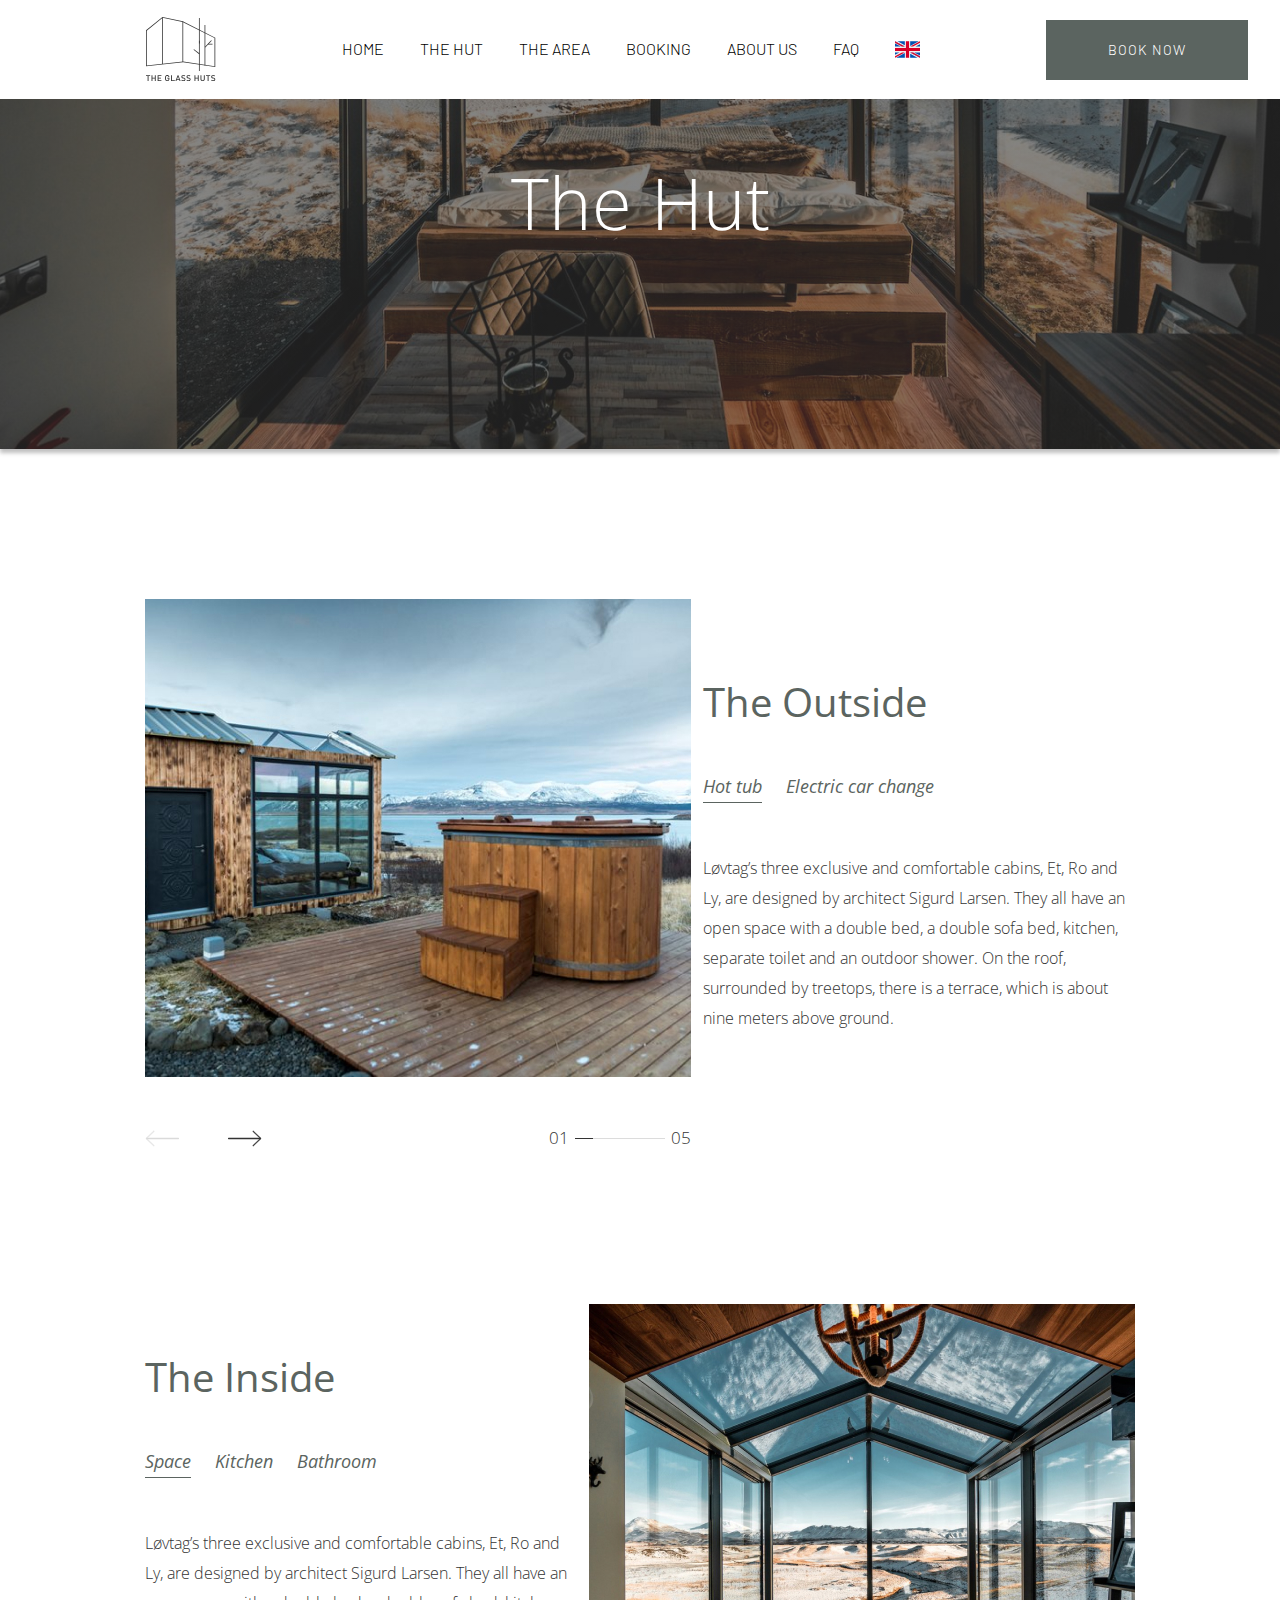
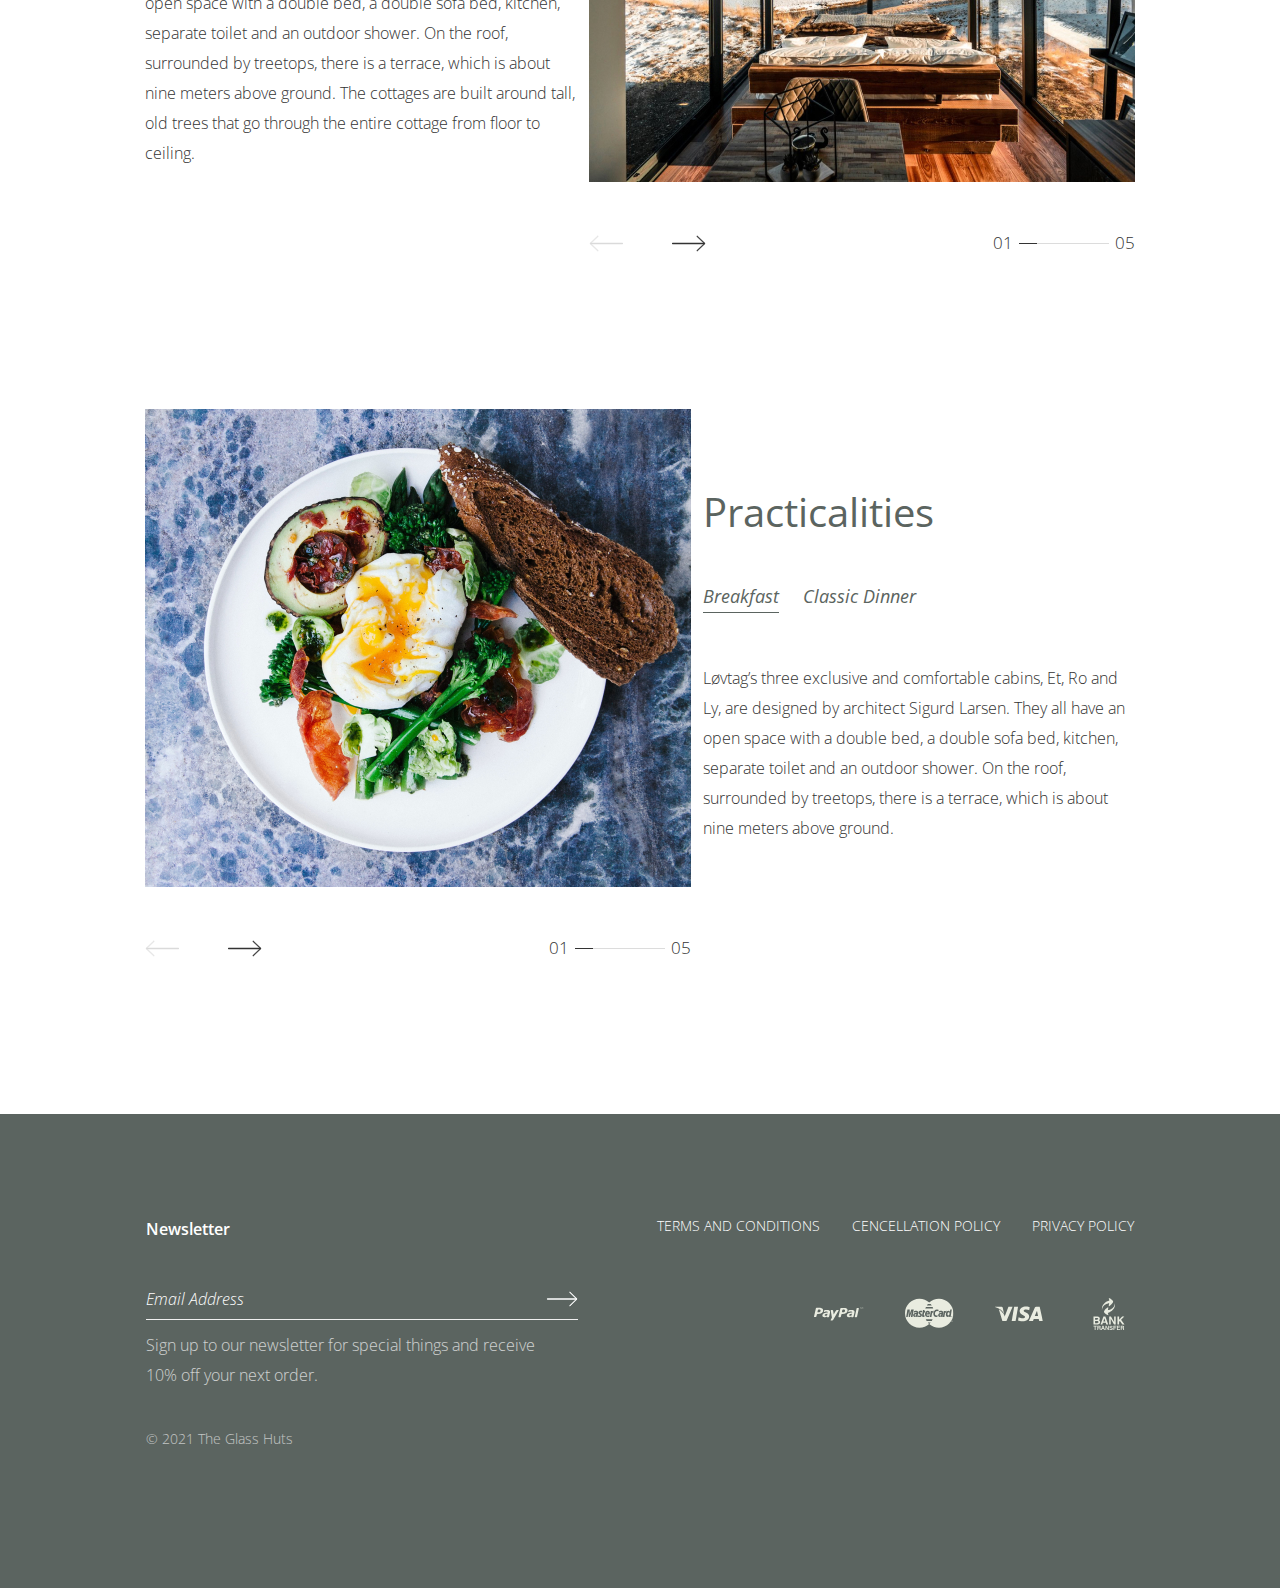
<file: hut.html>
<!DOCTYPE html>
<html lang="en">

<head>
  <meta charset="UTF-8">
  <meta http-equiv="X-UA-Compatible" content="IE=edge">
  <meta name="viewport" content="width=device-width, initial-scale=1.0">

  <link rel="preconnect" href="https://fonts.googleapis.com">
  <link rel="preconnect" href="https://fonts.gstatic.com" crossorigin>
  <link
    href="https://fonts.googleapis.com/css2?family=Barlow:wght@300;500&family=Open+Sans:wght@300;400;600&display=swap"
    rel="stylesheet">

  <link rel="stylesheet" href="./css/global.css">
  <link rel="stylesheet" href="./css/style.css">

  <script defer src="./js/app.js"></script>
  <script defer src="./js/slider-hut.js"></script>
  <title>The Glass Huts | The Hut</title>
</head>

<body>

  <!-- HEADER -->
  <header class="header">

    <a href="index.html"><img class="logo" src="./img/logo.svg" alt="Glass hut logo"></a>

    <nav class="main-nav">
      <ul class="main-nav__list">
        <li><a href="index.html" class="main-nav__link">Home</a></li>
        <li><a href="hut.html" class="main-nav__link">the hut</a></li>
        <li><a href="area.html" class="main-nav__link">The area</a></li>
        <li><a href="booking.html" class="main-nav__link">booking</a></li>
        <li><a href="about.html" class="main-nav__link">about us</a></li>
        <li><a href="faq.html" class="main-nav__link">faq</a></li>
        <li>

          <div class="language">
            <div class="selected-language">
              <img src="./img/flags/united-kingdom.svg" alt="English language">
            </div>
            <ul class="language-list">
              <li>
                <a href=""><img src="./img/flags/denmark.svg" alt="Danish language">
                </a>
              </li>
              <li>
                <a href=""><img src="./img/flags/germany.svg" alt="German language"></a>
              </li>
              <li>
                <a href=""><img src="./img/flags/united-kingdom.svg" alt="English language"></a>
              </li>
            </ul>
          </div>
        </li>
      </ul>
    </nav>

    <a href="booking.html" class="btn">Book now</a>

  </header><!-- ./header -->

  <main>

    <section class="section-hero section-hero--secondary hut">
      <h1 class="heading-primary">The Hut</h1>
    </section>

    <section class="section-hut">

      <!-- hut-gallery 1 -->
      <div class="hut-gallery">
        <div class="hut-imgs">

          <div class="slider">
            <div class="slider__item slider__item--hut">
              <img src="./img/hut/hut-hot-tub-1.jpg" alt="Hot tub in the open air photo">
            </div>
            <div class="slider__item slider__item--hut">
              <img src="./img/hut/hut-inside-1.jpg" alt="Hot tub in the open air photo">
            </div>
            <div class="slider__item slider__item--hut">
              <img src="./img/hut/hut-hot-tub-1.jpg" alt="Hot tub in the open air photo">
            </div>
            <div class="slider__item slider__item--hut">
              <img src="./img/hut/hut-inside-1.jpg" alt="Hot tub in the open air photo">
            </div>
            <div class="slider__item slider__item--hut">
              <img src="./img/hut/hut-breakfast-1.jpg" alt="Hot tub in the open air photo">
            </div>
          </div>


          <div class="slider__controls-container">
            <!-- Slider controls -->
            <div class="slider__controls--hut">
              <a class="previous previous--hut">
                <img src="./img/hut/slider/arrow-left-disabled.svg" alt="Arrow left"></a>
              <a class="next next--hut">
                <img src="./img/hut/slider/arrow-right.svg" alt="Arrow right"></a>
            </div>

            <!-- Slider progress -->
            <div class="slider-progress-container">
              <p class="slider-progress-num">01</p>
              <div class="slider-progress--hut">
                <div class="slider-progress__item--hut"></div>
                <div class="slider-progress__item--hut"></div>
                <div class="slider-progress__item--hut"></div>
                <div class="slider-progress__item--hut"></div>
                <div class="slider-progress__item--hut"></div>
              </div>
              <p class="slider-progress-num">05</p>
            </div>
          </div>
        </div>


        <div class="hut-info">
          <h2 class="generic-content__title">The Outside</h2>
          <div class="hut-categories">
            <a href="#" class="generic-content__link active">Hot tub
            </a>
            <a href="#" class="generic-content__link">Electric car change
            </a>
          </div>
          <p class="generic-content__text">Løvtag’s three exclusive and comfortable cabins, Et, Ro and Ly, are designed
            by architect Sigurd Larsen. They all have an open space with a double bed, a double sofa bed, kitchen,
            separate toilet and an outdoor shower. On the roof, surrounded by treetops, there is a terrace, which is
            about nine meters above ground. </p>
          <p class="generic-content__text invisible">Lorem ipsum dolor sit amet consectetur adipisicing elit. Soluta
            nihil corporis quia libero eaque fugiat dolorem eos. Consequatur, natus ea dolorum doloremque dolores est
            aut atque voluptatibus impedit officiis officia repudiandae velit minima iusto placeat delectus sit esse!
            Eum aliquid iure excepturi reiciendis repellendus dolores fugiat ex porro placeat velit. </p>
        </div>
      </div> <!-- ./hut-gallery -->

      <!-- hut-gallery 2 -->
      <div class="hut-gallery">
        <div class="hut-info">
          <h2 class="generic-content__title">The Inside</h2>
          <div class="hut-categories">
            <a href="#" class="generic-content__link active">Space
            </a>
            <a href="#" class="generic-content__link ">Kitchen
            </a>
            <a href="#" class="generic-content__link">Bathroom
            </a>
          </div>
          <p class="generic-content__text">Løvtag’s three exclusive and comfortable cabins, Et, Ro and Ly, are designed
            by architect Sigurd Larsen. They all have an open space with a double bed, a double sofa bed, kitchen,
            separate toilet and an outdoor shower. On the roof, surrounded by treetops, there is a terrace, which is
            about nine meters above ground. The cottages are built around tall, old trees that go through the entire
            cottage from floor to ceiling.</p>
          <p class="generic-content__text invisible">Lorem, ipsum dolor sit amet consectetur adipisicing elit. Porro
            distinctio
            est doloremque aperiam laboriosam sed voluptatum fugit, dolor non soluta consequatur facere nihil doloribus
            deleniti quae ad cupiditate perferendis. Vitae aperiam, nobis doloribus provident atque iure aliquid fuga
            ut! Rerum quidem vel repellendus esse nostrum. Non cupiditate nostrum quas fuga modi voluptate error, quos
            eaque. Eos perspiciatis tempora non voluptatem itaque velit et nobis eius exercitationem sed, veniam
            mollitia esse?</p>
          <p class="generic-content__text invisible">Lorem ipsum dolor sit amet consectetur adipisicing elit. Odit
            corrupti quasi
            accusamus maiores quibusdam cum, accusantium rerum nisi sapiente doloremque reprehenderit earum in maxime
            veniam fuga? Vero, libero harum voluptatum, voluptate illo voluptates veniam consectetur aliquid ipsam quos,
            nobis in? Nam, vitae voluptatibus fuga inventore sint itaque sapiente quasi ut quisquam iste vero. Culpa
            alias distinctio quasi rem officiis assumenda cupiditate laudantium, laboriosam repellendus dignissimos
            delectus temporibus neque. Quae, id?</p>
        </div>

        <div class="hut-imgs">

          <div class="slider">
            <div class="slider__item slider__item--hut">
              <img src="./img/hut/hut-inside-1.jpg" alt="Hot tub in the open air photo">
            </div>
            <div class="slider__item slider__item--hut">
              <img src="./img/hut/hut-hot-tub-1.jpg" alt="Hot tub in the open air photo">
            </div>
            <div class="slider__item slider__item--hut">
              <img src="./img/hut/hut-inside-1.jpg" alt="Hot tub in the open air photo">
            </div>
            <div class="slider__item slider__item--hut">
              <img src="./img/hut/hut-hot-tub-1.jpg" alt="Hot tub in the open air photo">
            </div>
            <div class="slider__item slider__item--hut">
              <img src="./img/hut/hut-breakfast-1.jpg" alt="Hot tub in the open air photo">
            </div>
          </div>


          <div class="slider__controls-container">
            <!-- Slider controls -->
            <div class="slider__controls--hut">
              <a class="previous previous--hut">
                <img src="./img/hut/slider/arrow-left-disabled.svg" alt="Arrow left"></a>
              <a class="next next--hut">
                <img src="./img/hut/slider/arrow-right.svg" alt="Arrow right"></a>
            </div>

            <!-- Slider progress -->
            <div class="slider-progress-container">
              <p class="slider-progress-num">01</p>
              <div class="slider-progress--hut">
                <div class="slider-progress__item--hut"></div>
                <div class="slider-progress__item--hut"></div>
                <div class="slider-progress__item--hut"></div>
                <div class="slider-progress__item--hut"></div>
                <div class="slider-progress__item--hut"></div>
              </div>
              <p class="slider-progress-num">05</p>
            </div>
          </div>
        </div>
      </div> <!-- ./hut-gallery -->

      <!-- hut-gallery 3 -->
      <div class="hut-gallery">
        <div class="hut-imgs">

          <div class="slider">
            <div class="slider__item slider__item--hut">
              <img src="./img/hut/hut-breakfast-1.jpg" alt="Hot tub in the open air photo">
            </div>
            <div class="slider__item slider__item--hut">
              <img src="./img/hut/hut-inside-1.jpg" alt="Hot tub in the open air photo">
            </div>
            <div class="slider__item slider__item--hut">
              <img src="./img/hut/hut-hot-tub-1.jpg" alt="Hot tub in the open air photo">
            </div>
            <div class="slider__item slider__item--hut">
              <img src="./img/hut/hut-breakfast-1.jpg" alt="Hot tub in the open air photo">
            </div>
            <div class="slider__item slider__item--hut">
              <img src="./img/hut/hut-inside-1.jpg" alt="Hot tub in the open air photo">
            </div>
          </div>


          <div class="slider__controls-container">
            <!-- Slider controls -->
            <div class="slider__controls--hut">
              <a class="previous previous--hut">
                <img src="./img/hut/slider/arrow-left-disabled.svg" alt="Arrow left"></a>
              <a class="next next--hut">
                <img src="./img/hut/slider/arrow-right.svg" alt="Arrow right"></a>
            </div>

            <!-- Slider progress -->
            <div class="slider-progress-container">
              <p class="slider-progress-num">01</p>
              <div class="slider-progress--hut">
                <div class="slider-progress__item--hut"></div>
                <div class="slider-progress__item--hut"></div>
                <div class="slider-progress__item--hut"></div>
                <div class="slider-progress__item--hut"></div>
                <div class="slider-progress__item--hut"></div>
              </div>
              <p class="slider-progress-num">05</p>
            </div>
          </div>
        </div>


        <div class="hut-info">
          <h2 class="generic-content__title">Practicalities</h2>
          <div class="hut-categories">
            <a href="#" class="generic-content__link active">Breakfast
            </a>
            <a href="#" class="generic-content__link">Classic Dinner
            </a>
          </div>
          <p class="generic-content__text">Løvtag’s three exclusive and comfortable cabins, Et, Ro and Ly, are designed
            by architect Sigurd Larsen. They all have an open space with a double bed, a double sofa bed, kitchen,
            separate toilet and an outdoor shower. On the roof, surrounded by treetops, there is a terrace, which is
            about nine meters above ground. </p>
          <p class="generic-content__text invisible">Lorem ipsum dolor sit amet consectetur adipisicing elit. Soluta
            nihil corporis quia libero eaque fugiat dolorem eos. Consequatur, natus ea dolorum doloremque dolores est
            aut atque voluptatibus impedit officiis officia repudiandae velit minima iusto placeat delectus sit esse!
            Eum aliquid iure excepturi reiciendis repellendus dolores fugiat ex porro placeat velit. </p>
        </div>
      </div> <!-- ./hut-gallery -->

    </section>

  </main>

  <footer class="footer">
    <div class="newsletter">
      <h3 class="newsletter__title">Newsletter</h3>
      <form class="footer-form">
        <div class="form-group">
          <input class="form-input" type="email" name="email" placeholder="Email Address">
          <button class="form-btn" type="submit"><img src="./img/slider/arrow-right.svg"
              alt="Arrow right icon"></button>
        </div>
      </form>
      <p class="generic-content__text">Sign up to our newsletter for special things and receive 10% off your next order.
      </p>
      <p class="generic-content__text copyright">&copy; 2021 The Glass Huts</p>
    </div>
    <div class="footer-links">
      <ul class="policy-links">
        <li><a class="policy-link" href="#">TERMS AND CONDITIONS</a></li>
        <li><a class="policy-link" href="#">CENCELLATION POLICY</a></li>
        <li><a class="policy-link" href="#">PRIVACY POLICY</a></li>
      </ul>
      <ul class="payment-links">
        <li><a href="https://paypal.com" target="_blank"><img src="./img/footer/paypal-logo.svg" alt="Paypal logo"></a>
        </li>
        <li><a href="https://mastercard.com" target="_blank"><img src="./img/footer/mastercard-logo.svg"
              alt="Mastercard logo"></a></li>
        <li><a href="https://visa.com" target="_blank"><img src="./img/footer/visa-logo.svg" alt="Visa card logo"></a>
        </li>
        <li><a
            href="https://www.google.com/search?q=bank+transfer&sxsrf=AOaemvKVioMUXL3Hq52mlbik66ZH3pfMEw%3A1636132542010&ei=vmaFYZEC4qOuBJS-uFA&oq=bank+transfer&gs_lcp=[base64]&sclient=gws-wiz&ved=0ahUKEwiR2eLX3IH0AhXikYsKHRQfDgoQ4dUDCA4&uact=5"
            target="_blank"><img src="./img/footer/banktransfer-logo.svg" alt="Bank transfer logo"></a></li>
      </ul>
    </div>
  </footer>
</body>

</html>
</file>
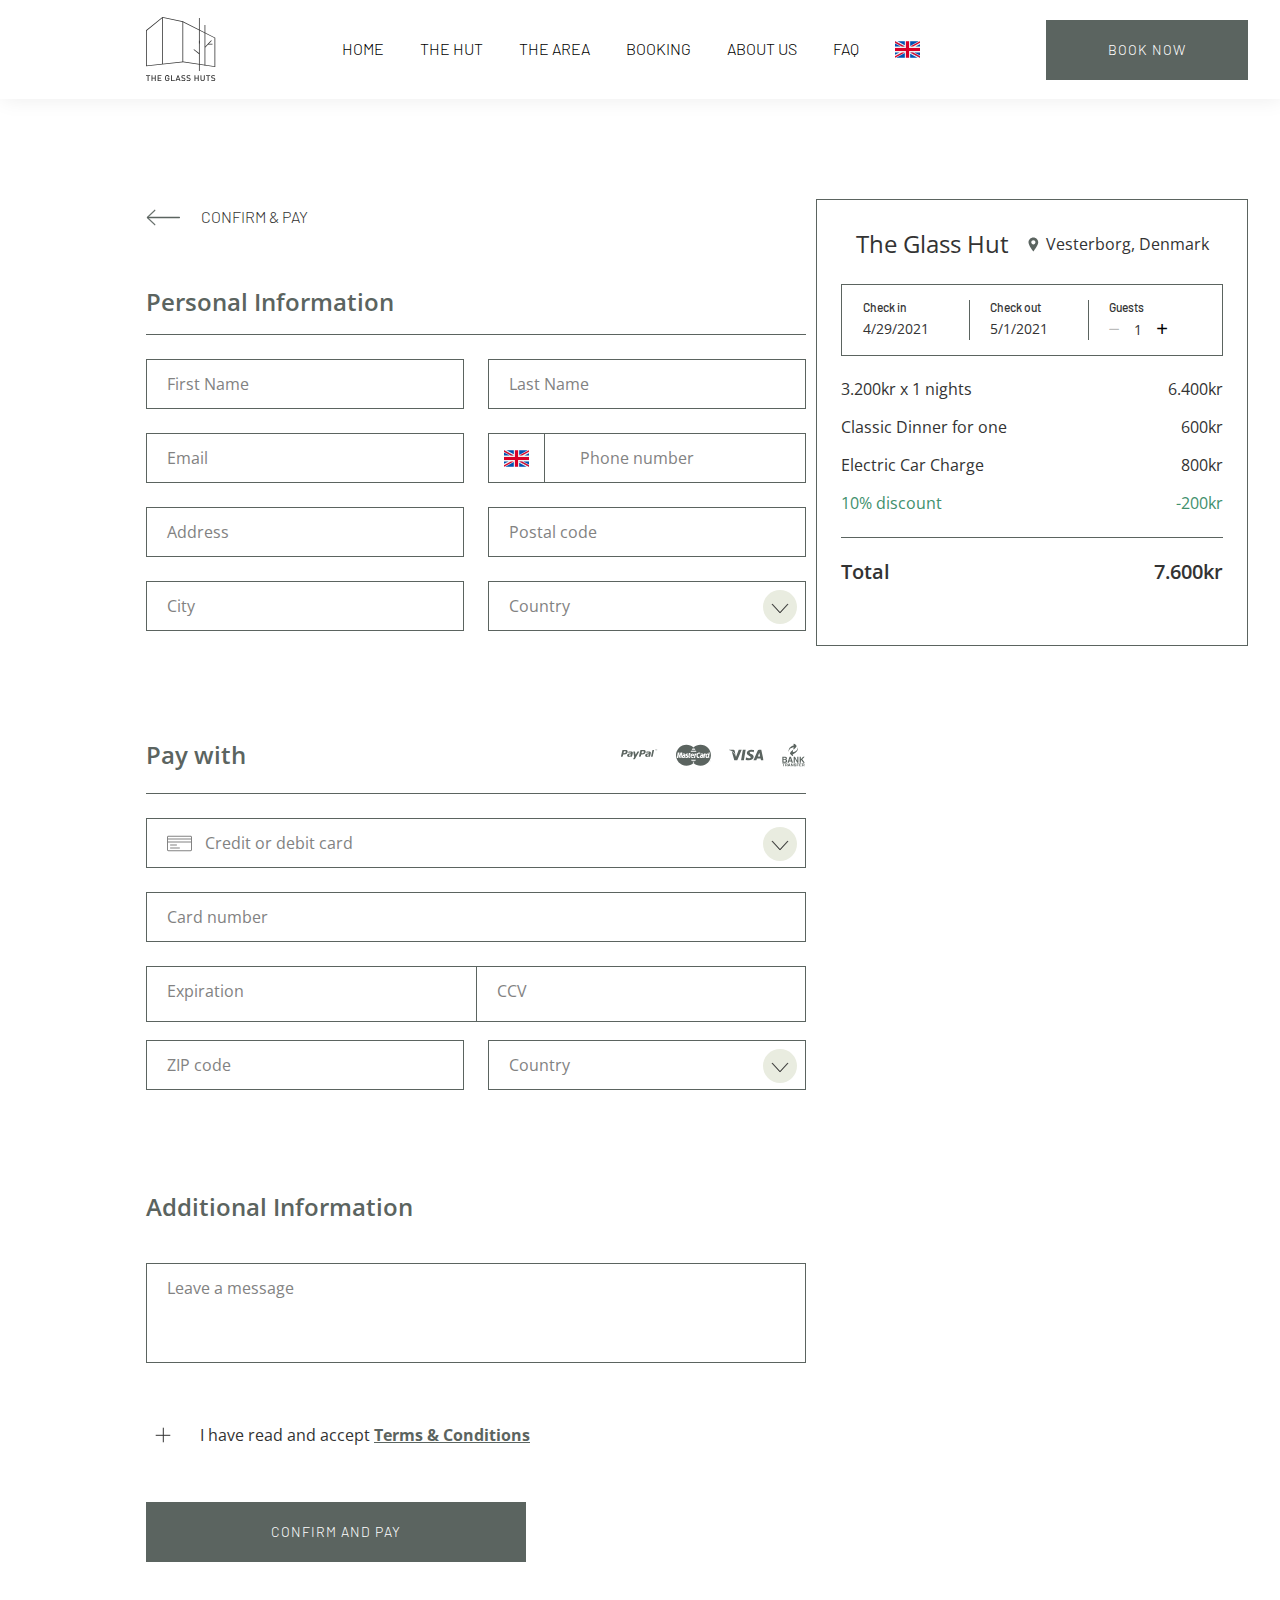
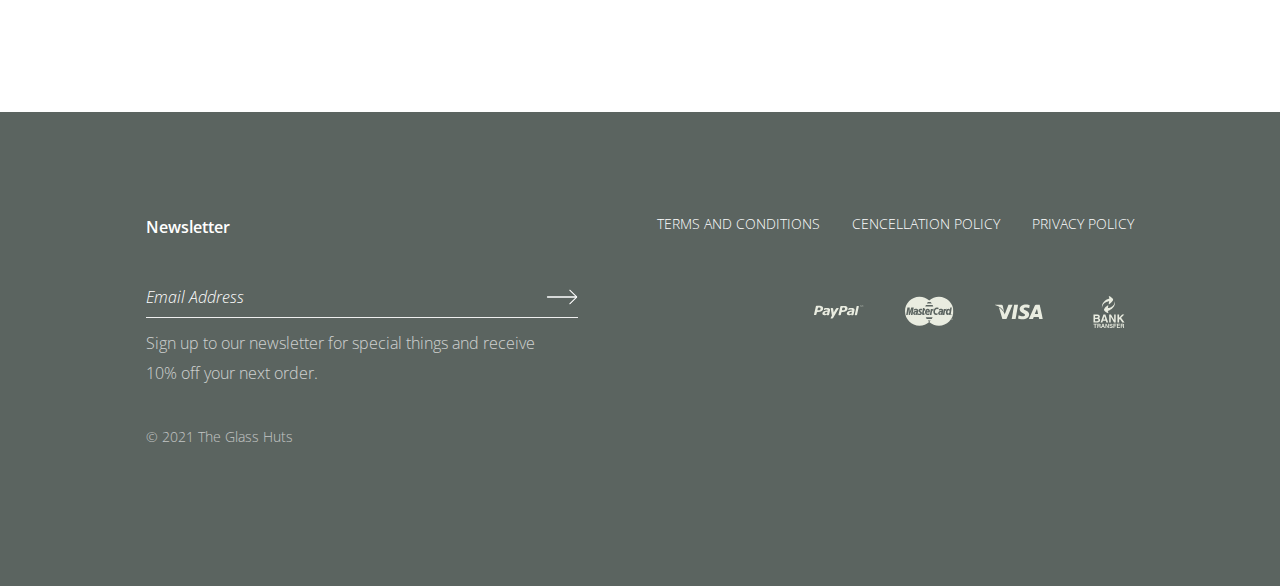
<file: payment.html>
<!DOCTYPE html>
<html lang="en">

<head>
  <meta charset="UTF-8">
  <meta http-equiv="X-UA-Compatible" content="IE=edge">
  <meta name="viewport" content="width=device-width, initial-scale=1.0">

  <link rel="preconnect" href="https://fonts.googleapis.com">
  <link rel="preconnect" href="https://fonts.gstatic.com" crossorigin>
  <link
    href="https://fonts.googleapis.com/css2?family=Barlow:wght@300;500&family=Open+Sans:wght@300;400;600;700&display=swap"
    rel="stylesheet">

  <link rel="stylesheet" href="./css/global.css">
  <link rel="stylesheet" href="./css/style.css">

  <script defer src="./js/app.js"></script>
  <script defer src="./js/form.js"></script>

  <title>The Glass Huts | Confirm & Pay</title>
</head>

<body>

  <!-- HEADER -->
  <header class="header">

    <a href="index.html"><img class="logo" src="./img/logo.svg" alt="Glass hut logo"></a>

    <nav class="main-nav">
      <ul class="main-nav__list">
        <li><a href="index.html" class="main-nav__link">Home</a></li>
        <li><a href="hut.html" class="main-nav__link">the hut</a></li>
        <li><a href="area.html" class="main-nav__link">The area</a></li>
        <li><a href="booking.html" class="main-nav__link">booking</a></li>
        <li><a href="about.html" class="main-nav__link">about us</a></li>
        <li><a href="faq.html" class="main-nav__link">faq</a></li>
        <li>

          <div class="language">
            <div class="selected-language">
              <img src="./img/flags/united-kingdom.svg" alt="English language">
            </div>
            <ul class="language-list">
              <li>
                <a href="#"><img src="./img/flags/denmark.svg" alt="Danish language">
                </a>
              </li>
              <li>
                <a href="#"><img src="./img/flags/germany.svg" alt="German language"></a>
              </li>
              <li>
                <a href="#"><img src="./img/flags/united-kingdom.svg" alt="English language"></a>
              </li>
            </ul>
          </div>
        </li>
      </ul>
    </nav>

    <a href="booking.html" class="btn">Book now</a>

  </header><!-- ./header -->

  <main>

    <section class="section-payment">

      <div class="payment-info">

        <a href="javascript:history.back()" class="link-back"><img src="./img/payment/arrow-left.svg"
            alt="Arrow left icon">Confirm & Pay</a>

        <form class="payment-form">
          <h2 class="payment-form-title">Personal Information</h2>

          <div class="payment-form-group">

            <div>
              <input type="text" class="input" id="first-name" name="first-name" placeholder=" " required>
              <label for="first-name" class="label">First Name</label>
            </div>

            <div>
              <input type="text" class="input" id="last-name" name="last-name" placeholder=" " required>
              <label for="last-name" class="label">Last Name</label>
            </div>

            <div>
              <input type="email" class="input" id="email" name="email" placeholder=" " required>
              <label for="email" class="label">Email</label>
            </div>

            <div class="phone-input">
              <div class="phone-code">
                <div class="language">
                  <div class="selected-language">
                    <img src="./img/flags/united-kingdom.svg" alt="English language">
                  </div>
                  <ul class="language-list">
                    <li>
                      <a href="#"><img src="./img/flags/denmark.svg" alt="Danish language">
                      </a>
                    </li>
                    <li>
                      <a href="#"><img src="./img/flags/germany.svg" alt="German language"></a>
                    </li>
                    <li>
                      <a href="#"><img src="./img/flags/united-kingdom.svg" alt="English language"></a>
                    </li>
                  </ul>
                </div>
              </div>
              <input type="tel" class="input" id="phone-number" name="phone-number" placeholder=" " required>
              <label for="phone-number" class="label">Phone number</label>
            </div>

            <div>
              <input type="text" class="input" id="address" name="address" placeholder=" " required>
              <label for="address" class="label">Address</label>
            </div>

            <div>
              <input type="text" class="input" id="postal-code" name="postal-code" placeholder=" " required>
              <label for="postal-code" class="label">Postal code</label>
            </div>

            <div>
              <input type="text" class="input" id="city" name="city" placeholder=" " required>
              <label for="city" class="label">City</label>
            </div>

            <div>
              <select class="input" id="card-country" name="card-country" required>
                <option value="" selected disabled hidden>Country</option>
                <option value="denmark">Denmark</option>
                <option value="united-kingdom">United Kingdom</option>
                <option value="Germany">Germany</option>
              </select>
            </div>
          </div>

          <div class="title-wrapper">
            <h2 class="payment-form-title">Pay with</h2>
            <ul>
              <li><img src="./img/payment/paypal.svg" alt="Paypal icon"></li>
              <li><img src="./img/payment/mastercard.svg" alt="Mastercard icon"></li>
              <li><img src="./img/payment/visa.svg" alt="Visa icon"></li>
              <li><img src="./img/payment/bank-transfer.svg" alt="Bank transfer icon"></li>
            </ul>
          </div>
          <div class="payment-form-group">

            <div class="full-width">
              <select class="input" id="card-choice" name="card-choice" required>
                <!-- ХТМЛ-сущность пробела, чтобы не ругался валидатор -->
                <option value="" disabled selected hidden>&nbsp;</option>
                <option value="credit-card">Credit card</option>
                <option value="debit-card">Debit card</option>
              </select>
              <label for="card-choice" class="payment-label"><img src="./img/payment/card.svg"
                  alt="Credit card icon">Credit
                or
                debit card</label>
            </div>

            <div class="full-width">
              <input type="text" class="input" id="card" name="card" placeholder=" " maxlength="16" required>
              <label for="card" class="label">Card number</label>
            </div>

            <div class="full-width">

              <div class="half-width">
                <input type="text" class="input" id="exp-date" name="exr-date" placeholder=" " maxlength="5" required>
                <label for="exp-date" class="label">Expiration</label>
              </div>

              <div class="half-width">
                <input type="password" class="input" id="ccv" name="ccv" placeholder=" " maxlength="3" required>
                <label for="ccv" class="label">CCV</label>
              </div>
            </div>

            <div>
              <input type="text" class="input" id="zip-code" name="zip-code" placeholder=" " required>
              <label for="zip-code" class="label">ZIP code</label>
            </div>

            <div>
              <select class="input" id="country" name="country" required>
                <option value="" selected disabled hidden>Country</option>
                <option value="denmark">Denmark</option>
                <option value="united-kingdom">United Kingdom</option>
                <option value="Germany">Germany</option>
              </select>
            </div>

          </div>

          <h2 class="payment-form-title">Additional Information</h2>

          <div class="payment-form-group">

            <div class="full-width">
              <textarea class="input" name="text-message" id="text-message" placeholder=" "></textarea>
              <label for="text-message" class="label">Leave a message</label>
            </div>
          </div>

          <div class="agreement"><img src="./img/booking/plus.svg" alt="Check icon">
            <p>I have read and accept <a class="" href="#">Terms & Conditions</a></p>
          </div>

          <button id="btn-submit" class="btn" type="submit">confirm and pay</button>

        </form><!-- ./form -->

      </div>


      <!-- CHECKOUT -->
      <aside class="checkout">

        <div class="checkout-title">
          <h3 class="payment-title">The Glass Hut</h3>
          <p class="section-hero__location"><img src="./img/payment/location-grey.svg" alt="Location icon">
            <span>Vesterborg,
              Denmark</span>
          </p>
        </div>

        <div class="date">
          <div class="date-calendar-btn">
            <span class="date-text">Check in</span> <span class="date-from">4/29/2021</span>
          </div>
          <div class="date-calendar-btn">
            <span class="date-text">Check out</span> <span class="date-to">5/1/2021</span>
          </div>
          <div>
            <span class="date-text">Guests</span>
            <div class="guests">
              <button class="minus" disabled>&minus;</button>
              <span class="date-guests">1</span>
              <button class="plus">&plus;</button>
            </div>
          </div>
        </div>

        <div class="features">

          <div class="feature-item">
            <span class="feature-price">3.200kr x <span class="nights">1</span> nights</span>
            <span class="feature-price">6.400kr</span>
          </div>

          <div class="feature-item">
            <span class="feature-price">Classic Dinner for one</span>
            <span class="feature-price">600kr</span>
          </div>

          <div class="feature-item">
            <span class="feature-price">Electric Car Charge</span>
            <span class="feature-price">800kr</span>
          </div>

          <div class="feature-item feature-item--discount">
            <span class="feature-price ">10% discount</span>
            <span class="feature-price">-200kr</span>
          </div>
        </div>

        <div class="total">
          <span>Total</span><span class="total-price">7.600kr</span>
        </div>

      </aside> <!-- ./checkout -->
    </section>
  </main>

  <footer class="footer">
    <div class="newsletter">
      <h3 class="newsletter__title">Newsletter</h3>
      <form class="footer-form">
        <div class="form-group">
          <input class="form-input" type="email" name="email" placeholder="Email Address">
          <button class="form-btn" type="submit"><img src="./img/slider/arrow-right.svg"
              alt="Arrow right icon"></button>
        </div>
      </form>
      <p class="generic-content__text">Sign up to our newsletter for special things and receive 10% off your next order.
      </p>
      <p class="generic-content__text copyright">&copy; 2021 The Glass Huts</p>
    </div>
    <div class="footer-links">
      <ul class="policy-links">
        <li><a class="policy-link" href="#">TERMS AND CONDITIONS</a></li>
        <li><a class="policy-link" href="#">CENCELLATION POLICY</a></li>
        <li><a class="policy-link" href="#">PRIVACY POLICY</a></li>
      </ul>
      <ul class="payment-links">
        <li><a href="https://paypal.com" target="_blank"><img src="./img/footer/paypal-logo.svg" alt="Paypal logo"></a>
        </li>
        <li><a href="https://mastercard.com" target="_blank"><img src="./img/footer/mastercard-logo.svg"
              alt="Mastercard logo"></a></li>
        <li><a href="https://visa.com" target="_blank"><img src="./img/footer/visa-logo.svg" alt="Visa card logo"></a>
        </li>
        <li><a
            href="https://www.google.com/search?q=bank+transfer&sxsrf=AOaemvKVioMUXL3Hq52mlbik66ZH3pfMEw%3A1636132542010&ei=vmaFYZEC4qOuBJS-uFA&oq=bank+transfer&gs_lcp=[base64]&sclient=gws-wiz&ved=0ahUKEwiR2eLX3IH0AhXikYsKHRQfDgoQ4dUDCA4&uact=5"
            target="_blank"><img src="./img/footer/banktransfer-logo.svg" alt="Bank transfer logo"></a></li>
      </ul>
    </div>
  </footer>
</body>

</html>
</file>
<file: css/global.css>
/* - Font sizez (px)
10 / 12 / 14 / 16 / 18 / 20 / 24 / 30 / 36 / 44 / 52 / 62 / 74 / 86 / 98 */

/* Spacing system (px)
2 / 4 / 8 / 12 / 16 / 24 / 32 / 48 / 64 / 80 / 96 / 128 */

/* FONTS 
 font-family: 'Barlow', sans-serif;
font-family: 'Open Sans', sans-serif; 
*/

:root {
  --fw-300: 300;
  --fw-400: 400;
  --fw-500: 500;
  --fw-600: 600;
  --fw-700: 700;

  --clr-grey-100: #EFEFEF;
  --clr-grey-200: #828282;
  --clr-grey-400: #333;
  --clr-black: #000;
  --clr-white: #fff;
  --clr-green-400: #41906D;
  --clr-primary-200: #E9ECE0;
  --clr-primary-300: #808E88;
  --clr-primary-400: #5B6460;
  --clr-primary-500: #3E443E;
}

/* GLOBAL STYLES */

*,
*::before,
*::after {
  margin: 0;
  padding: 0;
  box-sizing: border-box;
}

html {
  /* 1rem = 10px */
  font-size: 62.5%;
  scroll-behavior: smooth;
}

body {
  max-width: 141rem;
  margin: 0 auto;

  font-family: 'Open Sans', sans-serif;
  font-weight: var(--fw-400);
  line-height: 1;
  color: var(--clr-grey-400);
}

img {
  max-width: 100%;
  height: auto;
  display: block;
}

section {
 margin-bottom: 15rem;
}

ul {
  list-style: none;
}

.flex {
  display: flex;
}

/**************************/
/* GENERAL REUSABLE COMPONENTS */
/**************************/

.container {
  padding: 0 14.6rem;
}

.heading-primary {
  font-size: 7.2rem;
  font-weight: var(--fw-300);
  color: var(--clr-white);
  line-height: 1.02;
}

.generic-content {
  width: 50%;

  color: var(--clr-primary-400);
}

.generic-content__title {
  margin-bottom: 5rem;

  font-size: 4rem;
  font-weight: var(--fw-400);
  color: var(--clr-primary-400);
}

.generic-content__subtitle {
  margin-bottom: 3rem;

  font-size: 2.4rem;
  font-weight: var(--fw-400);
  font-style: italic;
  color: var(--clr-primary-400);
  line-height: 1.5; 
}

.generic-content__text {
  padding-bottom: 3.4rem; 

  font-size: 1.6rem;
  font-weight: var(--fw-300);
  line-height: 1.875;
  color: var(--clr-black);
  text-decoration: none;
}

.generic-content__link:link,
.generic-content__link:visited {
  font-size: 1.6rem;
  font-weight: var(--fw-600);
  color: var(--clr-primary-400);
  text-decoration: none;

  border-bottom: 2px solid var(--clr-primary-400);
}

.section-img {
  width: 50%;
}

.invisible {
  display: none;
}

/* BUTTON */
.btn,
.btn:link,
.btn:visited {
  display: inline-block;
  padding: 1.6rem 6.2rem;

  font-family: "Barlow", sans-serif;
  font-size: 1.4rem;
  font-weight: var(--fw-300);
  letter-spacing: 1px;
  line-height: 2;
  color: var(--clr-white);
  text-transform: uppercase;
  text-decoration: none;

  background-color: var(--clr-primary-400);
  border: 0;
  cursor: pointer;

  transition: background .3s ease;
}

.btn:hover,
.btn:active {
  background-color: var(--clr-primary-300);
}

.btn--full {
  width: 100%;
  margin-bottom: 3rem;

  text-align: center;
}

.btn--cta:link,
.btn--cta:visited {
  display: flex;
  justify-content: center;
  align-items: center;
  padding: 1.95rem 8.4rem;

  font-size: 1.8rem;
  line-height: 1.55;
}

.btn-link:link,
.btn-link:visited {
  width: 18rem;
  height: 5.5rem;
  display: flex;
  justify-content: center;
  align-items: center;

  margin-top: 5rem;
  padding: 1.4rem 3rem;

  background: 0;
  border: .5px solid var(--clr-white);
  box-shadow: 0 4px 4px rgba(0, 0, 0, .25);

  transition: all .3s;
}

.btn-link:hover,
.btn-link:active {
  color: var(--clr-primary-500);

  background-color: var(--clr-primary-200);

}


/* CTA */
.cta {
  display: flex;
  position: absolute;
  left: 14.6rem;
  bottom: -3.5rem;
}

.cta__price {
  display: flex;
  flex-direction: column;
  justify-content: center;
  align-items: center;
  padding: 1.95rem 3.1rem 1.95rem 2.8rem;

  font-family: 'Barlow', sans-serif;
  font-size: 1.2rem;
  font-weight: var(--fw-300);
  color: var(--clr-grey-400);
  line-height: 1.5;

  background-color: var(--clr-primary-200);
}

.cta__price span:nth-child(1) {
  align-self: start;
}

.cta__price span:nth-child(2) {
  font-size: 2.2rem;
  font-weight: var(--fw-500);
  line-height: 1.27;
}

.cta__price span:nth-child(3) {
  align-self: end;
}

/**************************/
/* SLIDER */
/**************************/
.slider {
  position: relative;
}

.slider__item--hero {
  background-color: var(--clr-grey-400);
  position: relative;
/*   overflow: hidden; */
}

.slider__item--hero img {
  width: 100%;
  
  /* object-fit: cover; */
  opacity: .65;
}

.slider__controls{
  display: flex;
  gap: 5rem;
  position: absolute;
  bottom: 8.5rem;
  left: 50%;
  transform: translateX(-50%);

  cursor: pointer;
}

.previous img,
.next img {
  cursor: pointer;

  transition: all .6s ease;
}

.previous:hover img,
.next:hover img {
  filter: invert(35%);
}

/* slide animation */
.slider__item {
  animation-name: fade;
  animation-duration: 1.5s;
}

@keyframes fade {
  
  from  {
    opacity: .7;
  }

  to {
    opacity: 1;
  }
}

/* Slider progress */
.slider-progress {
  position: absolute;
  width: 1.5px;
  height: 400px;
  top: 95px;
  left: 41px;
  padding: 2rem 0;

  background-color: rgba(255, 255, 255, .25);
}

.slider-progress__item{
  width: 1.5px;
  height: 60px;

  background-color: var(--clr-white);
  
  transition: opacity .4s linear;
}
</file>
<file: css/style.css>
/**************************/
/* HEADER */
/**************************/
.header {
  display: flex;
  justify-content: space-between;
  align-items: center;
  padding: 1.7rem 3.2rem 1.7rem 14.6rem;  

 box-shadow: 2px 0 20px rgba(0, 0, 0, .08);
}

.logo {
  height: 6.5rem;
}

/**************************/
/* NAVIGATION */
/**************************/
.main-nav__list {
  display: flex;
  align-items: center;
  gap: 3.6rem;

  font-family: "Barlow", sans-serif;
}

.main-nav__link:link,
.main-nav__link:visited {
  display: inline-block;

  font-size: 1.6rem;
  font-weight: var(--fw-300);
  color: var(--clr-black);
  text-decoration: none;
  text-transform: uppercase;


}

.main-nav__link:link:after,
.main-nav__link:visited:after {
  content: "";
  display: block;

  border-bottom: 1px solid var(--clr-black);

  transform: scaleX(0);
  transition: transform .25s ease-in-out;
}

.main-nav__link:hover:after,
.main-nav__link:active:after {
  transform: scaleX(1);
}

/* Language menu */
.language {
  display: flex;
  flex-direction: column;
  justify-content: center;
  align-items: center;
  position: relative;
}

.selected-language {
  cursor: pointer;
}

.language-list {
  display: none;
  width: 3.5rem;

  background-color: var(--clr-white);
   box-shadow: 0 1px 10px rgba(0, 0, 0, .2);
}

.language:hover .language-list{
  display: block;
  position: absolute;
  top: 2.5rem;
  left: -.5rem;

  z-index: 10;
}

.language-list li {
  width: 3.5rem;
  height: 3.5rem;
}

.language-list li a {
  padding: .5rem;
  display: block;
}

.language-list li a:hover {
  background-color: var(--clr-primary-200);
}

/**************************/
/* SECTION HERO */
/**************************/
.section-hero {
  position: relative;

  box-shadow: 0 4px 4px rgba(0, 0, 0, .25);
}

.section-hero--secondary {
  max-width: 100%;
  height: 35rem;
  padding-top: 6.7rem;
  display: flex;
  flex-direction: column;
  align-items: center;

  background-repeat: no-repeat;
  background-position: center;
  background-size: cover;
}

.section-hero--secondary.booking {
  background-image: linear-gradient(rgba(51, 51, 51, .6), rgba(51, 51, 51, .6)),
  url('.././img/booking/booking-hero.jpg');
}

.section-hero__content {
  position: absolute;
  top: 9.5rem;
  right: 5.8rem;

  text-align: right;
}

.section-hero__content div {
  max-width: 33rem;
  margin: 3.4rem 8.4rem 0 auto;

  text-align: center;
}

.section-hero__description {
  font-size: 2rem;
  font-weight: var(--fw-300);
  color: var(--clr-white);
  line-height: 1.5;
}

.section-hero__location {
  display: flex;
  align-items: center;
  margin-top: 1.5rem;

  font-size: 1.8rem;
  font-weight: var(--fw-300);
  color: var(--clr-white);
  line-height: 1.333;
}

.section-hero__location span {
  position: relative;
  margin-left: .65rem;
}

.section-hero__location span:after {
  content: "";
  position: absolute;
  left: 0;
  bottom: 2px;
  display: block;
  height: 1px;
  width: 100%;

  background-color: var(--clr-white);  
}

/**************************/
/* SECTION CABINS */
/**************************/

.cabins .flex {
  margin-bottom: 15rem;
}

.generic-content--cabins {
  padding: 8.7rem 10.5rem 0 14.7rem;
}

.cabins__gallery {
  display: flex;
  gap: 2.4rem;
  padding: 0 3.2rem;
  
}

.cabins__gallery-item,
.about-gallery-item {
  overflow: hidden;
}

.cabins__gallery-item img,
.about-gallery-item img {
  transition: all .4s;
}

.cabins__gallery-item img:hover,
.about-gallery-item img:hover {
  transform: scale(1.1);
}

/**************************/
/* SECTION FOREST */
/**************************/

.section-forest {
  display: flex;
  margin-bottom: 0;
}

.section-img--forest {
  position: relative;
  height: 65rem;

  background-color:var(--clr-primary-500);
}

.location-mark:before {
  display: flex;
  justify-content: center;
  align-items: center;

  content: "WE ARE \A HERE";
  /* помогает перевести текст на следующую строку */
  white-space: pre;
 
  width: 17.6rem;
  height: 17.6rem;
  position: absolute;
  top: 50%;
  left: 50%;
  z-index: 10;

  font-family: 'Barlow', sans-serif;
  font-size: 1.2rem;
  font-weight: var(--fw-300);
  text-transform: uppercase;
  color: var(--clr-grey-400);
  line-height: 1.33;
  text-align: center;

  border-radius: 50%;
  /* Чтобы градиент сработал, пришлось написать ему стартовую позицию 50% 50%, которая якобы должна быть по-умолчанию если её не указывать, но без неё не работает, пойми почему? */
  background-image: radial-gradient(
    50% 50%,
    #fff 0% 54.54%,
    rgba(255, 255, 255, .35) 56% 76.13%,
    rgba(255, 255, 255, .15) 77% 100%);

  transform: translate(-50%, -50%);
}

.section-img--forest img{
  height: 100%;

  object-fit: cover;
  object-position: top left;
  opacity: .6;
}

.generic-content--forest {
  padding: 15rem 13rem 12rem 11rem;

  background-color: var(--clr-primary-200);
}

.generic-content--forest .generic-content__link {
  font-style: italic;
}


/**************************/
/* SECTION FACILITIES */
/**************************/
.section-facilities {
  padding: 15rem 29rem;
  margin-bottom: 0;

  text-align: center;

  background-color: var(--clr-primary-400);
}

.generic-content__title--facilities {
  margin-bottom: 10rem;

  font-weight: var(--fw-300);
  color: var(--clr-white);
}

.facilities__list {
  display: grid;
  justify-items: center;
  align-items: center;
  grid-template-columns: repeat(4, 1fr);
  gap: 8rem;
}

.facilities__list-item {
  display: flex;
  flex-direction: column;
}

.facilities__list-item img {
  width: 7rem;
  height: 7rem;
  margin-bottom: 2rem;
  justify-self: center;
  align-self: center;
}

.facilities__list-item span {
  font-size: 1.8rem;
  color: var(--clr-white);
  line-height: 1.55;
}

/**************************/
/* ABOUT US FEATURE */
/**************************/
.about-us-feature {
  width: 100%;
  height: 55.9rem;
  position: relative;
}

.feature-img {
  width: 100%;
  height: 100%;
  object-fit: cover;
  object-position: left;
}

.btn--rounded:link,
.btn--rounded:visited {
  display: flex;
  width: 15.7rem;
  height: 15.7rem;
  justify-content: center;
  align-items: center;  
  position: absolute;
  top: 50%;
  left: 50%;

  transform: translate(-50%, -50%);  

  font-family: 'Barlow', sans-serif;
  font-size: 1.6rem;
  font-weight: var(--fw-300);
  line-height: 1.375;
  text-decoration: none;
  color: var(--clr-grey-400);

  background-color: var(--clr-primary-200);
  border-radius: 50%;

  transition: all .3s;
}

.btn--rounded:hover,
.btn--rounded:active {
  color: var(--clr-white);
  
  background-color: var(--clr-primary-400); 
}

.btn--rounded:link span,
.btn--rounded:visited span {
  border-bottom: 0;
 
  transition: border .3s;
}

.btn--rounded:hover span,
.btn--rounded:active span {
  margin-bottom: -1px;

  border-bottom: 1px solid var(--clr-white);
}

/**************************/
/* ABOUT US FEATURE */
/**************************/
.section-contacts {
  display: flex;
  justify-content: center;
  align-items: flex-end;
  padding: 15rem 14.6rem 13.3rem;
  margin-bottom: 0;
}

.section-contacts .generic-content__text {
  padding-bottom: 0;
}

.section-contacts address {
  display: flex;
  flex-direction: column;
}

.section-contacts address span {
  margin-bottom: 2rem;
}

.section-contacts a{
  text-decoration: none;
  color: var(--clr-black);
}

.cta-block {
  margin-top: 4.6rem;
  margin-left: auto;
}

.cta--contacts{
  position: static;
}
.cta--contacts .btn--cta {
  padding: 3.6rem 8rem;
}

.cta--contacts .cta__price {
  padding: 1.95rem 3.26rem 1.95rem 1.9rem;
}

.social-links {
  display: flex;
  gap: 4.3rem;
  margin-bottom: 1.7rem;
}

.social-link:link,
.social-link:visited {
  display: flex;
  justify-content: center;
  align-items: center;
  width: 5rem;
  height: 5rem;
  margin-top: 5rem;

  border-radius: 50%;
  background-color: var(--clr-primary-400);

  transition:  all .3s;
}

.social-link:hover,
.social-link:active {
  background-color: var(--clr-primary-200);
}

.social-link:hover img,
.social-link:active img {
  transition: all .3s;
}

.social-link:hover img,
.social-link:active img {
  filter: invert(39%) sepia(14%) saturate(197%) hue-rotate(101deg) brightness(93%) contrast(89%);
}

/**************************/
/* FOOTER */
/**************************/
.footer {
  display: flex;
  justify-content: space-between;
  padding: 10rem 14.6rem;

  background-color: var(--clr-primary-400);
}

.footer-form {
  width: 43.2rem;
}

.form-group {
  display: flex;
  justify-content: space-between;
  margin-bottom: 1rem;

  border-bottom: 1px solid var(--clr-grey-100);
}

.form-input,
.form-btn {
  display: inline-block;
  padding-bottom: .5rem;

  background: none;
  border: 0;
}

.form-input {
  width: 100%;

  font-family: 'Open Sans', sans-serif; 
}

.form-input,
.form-input:focus,
.form-input::placeholder {
  font-size: 1.6rem;
  font-style: italic;
  font-weight: var(--fw-300);
  color: var(--clr-white);
  line-height: 1.875;

  outline: none;
}

.form-btn {
  cursor: pointer;
}

.newsletter__title {
  margin-bottom: 4rem;

  font-size: 1.6rem;
  font-weight: var(--fw-600);
  color: var(--clr-white);
  line-height: 1.875;
}

.newsletter .generic-content__text {
  max-width: 45ch;

  color: var(--clr-white);
  opacity: .7;
}

.newsletter .copyright {
  font-size: 1.4rem;
  font-weight: var(--fw-300);
  line-height: 2.15;
  color: var(--clr-grey-100);

  opacity: .7;
}

.footer-links {
  display: flex;
  flex-direction: column;
  align-items: flex-end;
}

.policy-links {
  display: flex;
  justify-content: center;
  align-items: center;
  gap: 3.2rem;
  margin-bottom: 5rem;
}

.policy-link:link,
.policy-link:visited {
  font-size: 1.4rem;
  font-weight: var(--fw-300);
  line-height: 1.714;
  color: var(--clr-white);
  text-decoration: none;
  text-transform: uppercase;
}

.policy-link:link:after,
.policy-link:visited:after {
  content: "";
  display: block;

  border-bottom: 1px solid var(--clr-white);

  transform: scaleX(0);
  transition: transform .25s ease-in-out;
}

.policy-link:hover:after,
.policy-link:active:after {
  transform: scaleX(1);
}

.payment-links {
  display: flex;
  gap: 4rem;
 }

.payment-links li {
  width: 5rem;
  height: 5rem;
  display: flex;
  justify-content: center;
  align-items: center;
}

/**************************/
/* SECTION FAQ */
/**************************/

.section-faq {
  margin: 15rem 0;

}

/**************************/
/* SECTION BOOKING */
/**************************/
.section-booking,
.section-payment {
  display: flex;
  justify-content: space-between;
  padding: 0 3.2rem 0 14.6rem;
  margin-bottom: 0;
}

.section-link {
  display: flex;  
  justify-content: center;
  margin-bottom: 10rem;
}

/* Features */
.section-booking-features,
.payment-info {
  width: 66rem;
}

.section-booking-feature {
  margin-bottom: 10rem;
}

.section-booking__title,
.payment-form-title {
  padding-bottom: 2rem;
  margin-bottom: 2.4rem;

  font-size: 2.4rem;
  font-weight: var(--fw-600);
  color: var(--clr-primary-400);

  border-bottom: 1px solid var(--clr-primary-400);
}

.section-booking-feature:nth-child(2) 
.section-booking__description li{
  padding-bottom: 2rem;

  line-height: 1.125;
}

.section-booking__description {
  font-size: 1.6rem;
  line-height: 1.75;
  color: var(--clr-grey-400);
}

.section-booking__description li:last-child {
  padding-bottom: 0 !important;
}

/* Accordion booking */
.accordion-booking__item {
  margin-bottom: 2.4rem;

  cursor: pointer;
}

.accordion-booking__item.active .feature-arrow {
  transform: rotate(180deg);
}

.accordion-booking__item-label {
  display: grid;
  align-items: center;
  grid-template-columns: 6% 90.5% 3.5%;
  padding: 1.8rem 2.4rem;

  background-color: var(--clr-primary-200);
}

.feature-title {
  display: flex;
  flex-direction: column;
  gap: .5rem;
  padding-left: 2rem;

  color: var(--clr-grey-400);
}

.feature-text--content {
  padding-bottom: 1rem;

  font-size: 1.6rem;
}

.feature-text {
  font-size: 1.8rem;
  font-weight: var(--fw-600);  
  line-height: 1.11;
}

.feature-price {
  font-size: 1.6rem;
  line-height: 1.125;
}

.accordion-booking__item-content {
  display: none;
  padding: 2.4rem 0 5rem 2.5rem;
}

.active .accordion-booking__item-content {
  display: block;
}

.feature-details {
  font-size: 1.4rem;
  font-weight: var(--fw-300);
  line-height: 1.428;
}

/* Checkout */
.checkout {
  width: 43.2rem;
  padding: 2.4rem;
  align-self: flex-start;

  border: 1px solid var(--clr-primary-400);
}

.rate,
.checkout-title {
  padding-bottom: 2rem;

  font-size: 1.6rem;
  line-height: 2.5;
}

.checkout-title {
  display: flex;
  justify-content: center;
  align-items: center;
  gap: 1.95rem;
}

.checkout-title p {
  margin: 0;

  font-size: 1.6rem;
  font-weight: var(--fw-400);
  line-height: 2.5;
}

.checkout-title span {
  color: var(--clr-grey-400);
}

.checkout-title span::after {
  display: none;
} 

.payment-title {
  font-size: 2.4rem;
  font-weight: var(--fw-400);
  line-height: 1.666;
}


.rate-price {
  font-size: 2.4rem;
  font-weight: var(--fw-600);
  line-height: 1.666;
}

/* Checkout date */

.date {
  display: flex;
  padding: 1.5rem 2.1rem;
  margin-bottom: 2.4rem;

  border: 1px solid var(--clr-primary-400);
}


.date-text {
  display: flex;
  flex-direction: column;
  padding-bottom: .4rem;

  font-family: 'Barlow', sans-serif;
  font-size: 1.2rem;
  font-weight: var(--fw-500);
  line-height: 1.333;
}

.date > div:not(:last-child) {
  padding-right: 4rem;
  margin-right: 2rem;

  border-right: 1px solid var(--clr-primary-400);
  cursor: pointer;
}

.date-from,
.date-to,
.date-guests {
  font-family: 'Open Sans', sans-serif; 
  font-size: 1.4rem;
  line-height: 1.285;
}

.guests {
  display: flex;
  align-items: center;
  gap: 1rem;
}

.minus,
.plus {
  width: 2rem;
  height: 2rem;
  font-size: 2rem;
  display: flex;
  justify-content: center;
  align-items: center;

  background-color: transparent;
  border: 0;
  border-radius: 50%;
  cursor: pointer;
}

.minus {
  margin-left: -.5rem;
}

.minus:hover,
.plus:hover {
  background-color: var(--clr-primary-200);
  color: var(--clr-primary-400);
}

.minus:active,
.plus:active {
  background-color: var(--clr-primary-400);
  color: var(--clr-primary-200);
}

/* Checkout features */
.features {
  display: flex;
  flex-direction: column;
  justify-content: center;
  align-items: center;
  gap: 2rem;
  margin-bottom: 2.5rem;

  border-bottom: 1px solid var(--clr-primary-400);
}

.feature-item {
  width: 100%;
  display: flex;
  justify-content: space-between;
}

.feature-item--discount {
  color: var(--clr-green-400);
}

.feature-item:last-child {
  margin-bottom: 2.5rem;
}

.total {
  display: flex;
  justify-content: space-between;
  align-items: center;
  margin-bottom: 4rem;

  font-size: 2rem;
  font-weight: var(--fw-600);
  line-height: .9;
  color: var(--clr-grey-400);
}

.coupon {
  display: flex;
  max-height: 5rem;
  position: relative;
}

.coupon .btn {
  padding: 1.1rem 2.8rem;
}

.input {
  width: 100%;
  padding: 1.6rem 2.2rem;
  
  font-family: inherit;
  font-size: 1.6rem;
  font-weight: var(--fw-400);
  color: var(--clr-grey-400);

  border: 1px solid var(--clr-primary-400);
  border-right: 0;
}

.label {
  position: absolute;
  top: 1.6rem;
  left: 2.1rem;

  font-family: inherit;
  font-size: 1.6rem;
  font-weight: var(--fw-400);
  line-height: 1.125;
  color: var(--clr-grey-200);

  transition: all 0.2s ease-out;
}

.input:focus + .label,
.input:not(:placeholder-shown) + .label
 {
  top: .5rem;

  font-size: .8rem;
  font-weight: var(--fw-600);  
}

.warning-msg {
  position: absolute;
  bottom: -1.4rem;
  left: 2.1rem;

  font-size: 1.1rem;
  color: red;
}


/* ************************** */
/* MODAL CALENDAR */
/* ************************** */
.modal {
  display: none;
  width: 100%;
  height: 100%;
  position: fixed;
  top: 0;
  left: 0;
  z-index: 1;
/*   overflow: auto; */

  background-color: rgba(0, 0, 0, 0.5);
}

.modal-content {
  width: 67.3rem;
  margin: 15rem auto;
  position: relative;

}

.close-btn {
  position: absolute;
  top: -4.1rem;
  right: 0;

  cursor: pointer;
}

/* Calendar inputs */
.calendar-input {
  display: flex;
  margin-bottom: 1rem;
}


.calendar-input-container {
  display: flex;
  align-items: center;
  height: 6.6rem;
  padding: 1.5rem 2.1rem;
 
  background-color: var(--clr-white);
  border: 1px solid var(--clr-grey-400);
}

.calendar-input-container > div:not(:last-child) {
  padding-right: 6.6rem;
  margin-right: 2rem;

  border-right: 1px solid var(--clr-primary-400);
}

.calendar-input-container > div:last-child {
  padding-right: 3.6rem;
}

.calendar-input .btn {
  padding: 1.9rem 8.4rem;
}

#check-in,
#check-out {
  width: 7.5rem;

  font-family: 'Open Sans', sans-serif;
  font-size: 1.4rem;
  font-weight: var(--fw-400);
  color: var(--clr-grey-400);
  line-height: 1.285;
 
  outline: 0;
  border: 0;
}

#check-in::placeholder,
#check-out::placeholder {
  font-weight: var(--fw-300);
  color: var(--clr-grey-200);
}

/**************************/
/* Calendar */
/**************************/
.calendar {
  display: flex;
  flex-wrap: wrap;
  justify-content: flex-end;
  height: 41.9rem;
  padding: 2.4rem;
  position: relative;
  z-index: 1;

  background-color: var(--clr-white);}

.month {
  width: 31.2rem;
  padding: 1.6rem;
}

.calendar-date {
  display: flex;
  align-items: center;
  gap: 7rem;
  margin-bottom: 2rem;
}

#next-month .calendar-date {
  justify-content: flex-end;
}

.back-icon,
.next-icon {
  cursor: pointer;
}

.back-icon {
  margin-left: 1rem;
}

.next-icon {
  margin-right: 1rem;
}

.calendar-date-title {
  font-size: 1.6rem;
  font-weight: var(--fw-400);
  color: var(--clr-black);
  line-height: 1;
}

.weekdays {
  width: 100%;
  display: flex;
  justify-content: center;
  align-items: center;
  margin-bottom: .4rem;

  font-size: 1.2rem;
  font-weight: var(--fw-400);
  color: var(--clr-grey-200);
  line-height: 1.333;
}

.weekdays div {
  width: calc(28rem / 7);
  display: flex;  
  justify-content: center;
  align-items: center;
}

.days {
  width: 100%;
  display: flex;
  align-items: center;
  flex-wrap: wrap;
}

.days div {
  width: 4rem;
  height: 4rem;
  display: flex;
  justify-content: center;
  align-items: center;

  font-size: 1.4rem;
  font-weight: var(--fw-400);
  line-height: 1;

  border: 1px solid transparent;
}


.today {
  color: var(--clr-white);

  background-color: var(--clr-green-400);
}

.strike {
  opacity: 0.5;
  text-decoration: line-through;
}

.strike:hover {
  cursor: not-allowed;
}

.day--active {
  position: relative;

  color: var(--clr-white);

  border-radius: 50%;
  background-color: var(--clr-primary-400);
  
}

.day--active-start::before {
  content: "";
  display: block;
  position: absolute;
  top: -1px;
  right: -1px;


  width: 50%;
  height: 4rem;
  z-index: -1;
  background-color: #f2f2f2;
}

.day--active-finish::before {
  content: "";
  display: block;
  position: absolute;
  top: -1px;
  left: -1px;


  width: 50%;
  height: 4rem;
  z-index: -1;
  background-color: #f2f2f2;
}

.day--range {
  color: var(--clr-grey-400);

  border-radius: 0;
  background-color: #f2f2f2;
 
}

.days div:hover:not(:empty, .strike) {
  border: 1px solid var(--clr-black);
  cursor: pointer;
}

.calendar-buttons {
  margin-top: 1rem;
  align-self: flex-end;
}

.calendar-btn--clear,
.calendar-btn--close {
  font-size: 1.4rem;
  font-weight: var(--fw-400);
  line-height: 1.285;
  font-family: inherit;

  cursor: pointer;
}

.calendar-btn--clear {
  padding: .7rem 1.6rem;

  font-weight: var(--fw-600);
  color: var(--clr-grey-400);
  text-decoration: underline;

  border: 0;
  outline: 0;
  background: transparent;

  transition: all .3s;
}

.calendar-btn--clear:hover {
  text-decoration: none;
}

.calendar-btn--close {
  padding: .7rem 1.6rem;

  text-transform: none;
}

/**************************/
/* SECTION PAYMENT */
/**************************/
.section-payment {
  margin-top: 10rem;
  margin-bottom: 15rem;
}

.link-back {
  display: flex;
  align-items: center;
  gap: 2rem;
  margin-bottom: 5.5rem;

  font-family: 'Barlow', sans-serif;
  font-size: 1.6rem;
  font-weight: var(--fw-300);
  color: var(--clr-grey-400);
  line-height: 2.25;
  text-decoration: none;
  text-transform: uppercase;
}

.title-wrapper {
  display: flex;  
  justify-content: space-between;
  align-items: center;
  padding-bottom: 2rem;
  margin-bottom: 2.4rem;

  border-bottom: 1px solid var(--clr-primary-400);
}

.title-wrapper ul {
  display: flex;
  justify-content: center;
  align-items: center;
  gap: 1.8rem;
}

.title-wrapper .payment-form-title {
  border: 0;
  margin: 0;
  padding: 0;
}

.payment-form-title:last-of-type {
  border: 0;
}

.payment-form-group {
  display: flex;
  flex-wrap: wrap;
  gap: 2.4rem;
  margin-bottom: 10.5rem;
}

.payment-form-group > div {
  max-height: 5rem;
  display: flex;

  width: 31.8rem;
  position: relative;
}

.phone-code {
  width: 7.1rem;
  display: flex;
  justify-content: center;
  align-items: center;
  
  border: 1px solid var(--clr-primary-400);
  border-right: 0;
}

.phone-input .label {
  left: 9.2rem;
}

.payment-form-group > .full-width {
  width: 100%;
  display: flex;
  
}

.half-width {
  width: 50%;
  position: relative;
}

.half-width:first-child .input {
  border-right: 0;
}

.payment-form-group .input {
  border-right: 1px solid var(--clr-primary-400)
}

.payment-form-group select {
  padding: 1.3rem 2rem ;
  height: 5rem;

  appearance: none;
  
  background: url('./../img/payment/circle-arrow-down.svg') no-repeat;
  background-position: right .8rem top .8rem;
}


select:invalid {
  font-family: inherit;
  font-size: 1.6rem;
  font-weight: var(--fw-400);
  color: var(--clr-grey-200);
}

.payment-label {
  display: flex;
  align-items: center;
  gap: 1.3rem;
  position: absolute;
  top: 1.6rem;
  left: 2.1rem;

  font-family: inherit;
  font-size: 1.6rem;
  font-weight: var(--fw-400);
  line-height: 1.125;
  color: var(--clr-grey-200);
}

textarea {
  height: 10rem;

  resize: none;
}

.agreement {
  display: flex;
  justify-content: flex-start;
  align-items: center;
  gap: 2rem;
  margin-bottom: 5rem;

  font-size: 1.6rem;
  font-weight: var(--fw-400);
  line-height: 1.75;
}

.agreement img {
  cursor: pointer;
}

.agreement a {
  font-weight: var(--fw-700);
  color: var(--clr-primary-400);
  text-decoration: underline;
}

#btn-submit {
  padding: 1.6rem 12.5rem;
}

/**************************/
/* SECTION HUT */
/**************************/
.section-hero--secondary.hut {
  background-image: linear-gradient(rgba(51, 51, 51, .6), rgba(51, 51, 51, .6)),
  url('../img/hut/hut-hero.jpg');
}

.hut-gallery {
  display: flex;
  justify-content: space-between;
  margin: 0 14.5rem 15.4rem;
}

.hut-imgs {
  display: flex;
  flex-direction: column;
  gap: 5rem;
}

.slider__controls-container {
  display: flex;
  justify-content: space-between;
  align-items: center;
}

.slider__controls--hut {
  display: flex;
  align-items: center;
  gap: 4.7rem;
}

.slider-progress-container {
  display: flex;
  justify-content: center;
  align-items: center;
  gap: .6rem;
}

.slider-progress-num {
  font-size: 1.7rem;
  font-weight: var(--fw-300);
  line-height: 1.35;
}

.slider-progress--hut {
  display: flex;
  width: 9rem;
  height: .15rem;
  background-color: #DCDCDC;  
}

.slider-progress__item--hut{
  width: 1.8rem;
  height: .15rem;

  background-color: var(--clr-grey-400);
  
  transition: opacity .4s linear;
}

.hut-info {
  width: 43.2rem;
  align-self: center;
}


.hut-info .generic-content__link{
  font-size: 1.8rem;
  font-weight: var(--fw-400);
  font-style: italic;
  line-height: 1.666;

  border-bottom: 1px solid transparent;
}

.hut-info .generic-content__text {
  color: var(--clr-grey-400);
}

.hut-categories {
  display: flex;
  align-items: center;
  gap: 2.4rem;
  margin-bottom: 5rem;
}

.hut-info .generic-content__link.active {
  border-bottom: 1px solid var(--clr-primary-400);
}

/**************************/
/* SECTION AREA */
/**************************/
.section-hero--secondary.area {
  background-image: linear-gradient(rgba(51, 51, 51, .6), rgba(51, 51, 51, .6)),
  url('../img/area/area-hero.jpg');
}

.generic-content__title--map {
  width: 42.4rem;
  margin-bottom: 0;

  line-height: 1.4;
}

.area-map {
  display: flex;
  justify-content: flex-end;
  align-items: center;
  gap: 9.6rem;
  margin-right: 22.6rem;
  margin-left:  auto;
  width: 106rem;
}

.area-activities .generic-content__title--map {
  margin-left: 14.5rem;
  margin-bottom: 10rem;
}

.area-activities .hut-info {
  width: 44.8rem;
}

.area-location{
  height: 51.7rem;
  position: relative;

  background-image: linear-gradient(rgba(62, 68, 62, .4), rgba(62, 68, 62, .4)),
  url('.././img/area/area-location.jpg');
}

/**************************/
/* SECTION ABOUT US */
/**************************/

.section-hero--secondary.about {
  justify-content: space-between;

  background-image: linear-gradient(rgba(51, 51, 51, .6), rgba(51, 51, 51, .6)),
  url('../img/about/about-hero.jpg');
  background-position: center bottom;
}

.hero-btns {
  display: flex;
  justify-content: center;
  align-items: center;
  gap: 2.4rem;
  margin-bottom: 6.7rem;
}

.section-about {
  display: flex;
  justify-content: center;
  align-items: center;
  gap: 13.7rem;
}

.section-about .hut-info {
  margin-top: 5rem;
}

.about-gallery {
  padding: 0 3.2rem;
}

.about-gallery .generic-content__title {
  margin: 0 auto 10rem;
  max-width: 53.7rem;
}

.about-gallery-container {
  display: grid;
  grid-template-columns: repeat(3, 1fr); 
  justify-items: center;
  align-items: center;
  gap: 2.4rem;
}

.about-gallery-item:nth-child(2) {
  grid-column: 2 / -1;
}

.about-gallery-item {
  height: 38.7rem;
}

.about-gallery-item--text {
  padding: 12.1rem 6.2rem;

  font-size: 2rem;
  font-weight: var(--fw-400);
  font-style: italic;
  color: var(--clr-grey-400);
  line-height: 1.8;

  background-color: var(--clr-primary-200);
}

/* Feedback */

.feedback {
  display: flex;
  justify-content: space-between;
  padding: 0 14.6rem;
}



.feedback-contacts {
  display: flex;
  flex-direction: column;
}

.address {
  display: flex;
  flex-direction: column;
}

a.generic-content__text {
  padding: 0;
}

.feedback .payment-form {
  padding-top: 10rem;
}

.feedback .payment-form-group {
  max-width: 66rem;
  margin-bottom: 10rem;
}

.feedback #text-message {
  height: 12.7rem;
}

.feedback #btn-submit {
  display: block;
  margin-left: auto;
  padding: 1.6rem 8rem;
}

.wishes {
  display: flex;
  justify-content: center;
  align-items: center;
  margin-bottom: 15rem;
}
</file>
<file: css/accordion.css>
.section-faq__wrapper {
  max-width: 77.4rem;
}

.accordion {
  width: 100%;

  font-family: 'Open Sans', sans-serif;
  color: var(--clr-grey-400);
}

.accordion__item {
  width: 100%;
  padding: 1.3rem 2.4rem;
  display: grid;
  align-items: center;
  grid-template-columns: 95% 5%;

  border: 1px solid var(--clr-primary-400);
  cursor: pointer;

  transition: all .7s ease;
}

.accordion__item.active {
  padding-bottom: 0;
  background-color: var(--clr-primary-200);

  border: 0;
}

.accordion__item.active .accordion__icon {
  opacity: 0;
}

.accordion__item:not(:last-child) {
  margin-bottom: 2.4rem;
}

.accordion__title {
  font-family: inherit;
  font-size: 1.8rem;
  font-weight: var(--fw-400);
  color: inherit;
  line-height: 1;
}

.accordion__content {
  display: none;
  margin: 4rem 0 5rem;

  font-size: 1.4rem;
  font-weight: var(--fw-400);
  line-height: 1.285;
}

.accordion__content p:not(:last-child) {
  margin-bottom: 1.5rem;
}

.accordion__item.active 
.accordion__content {
  display: block;
}
</file>
